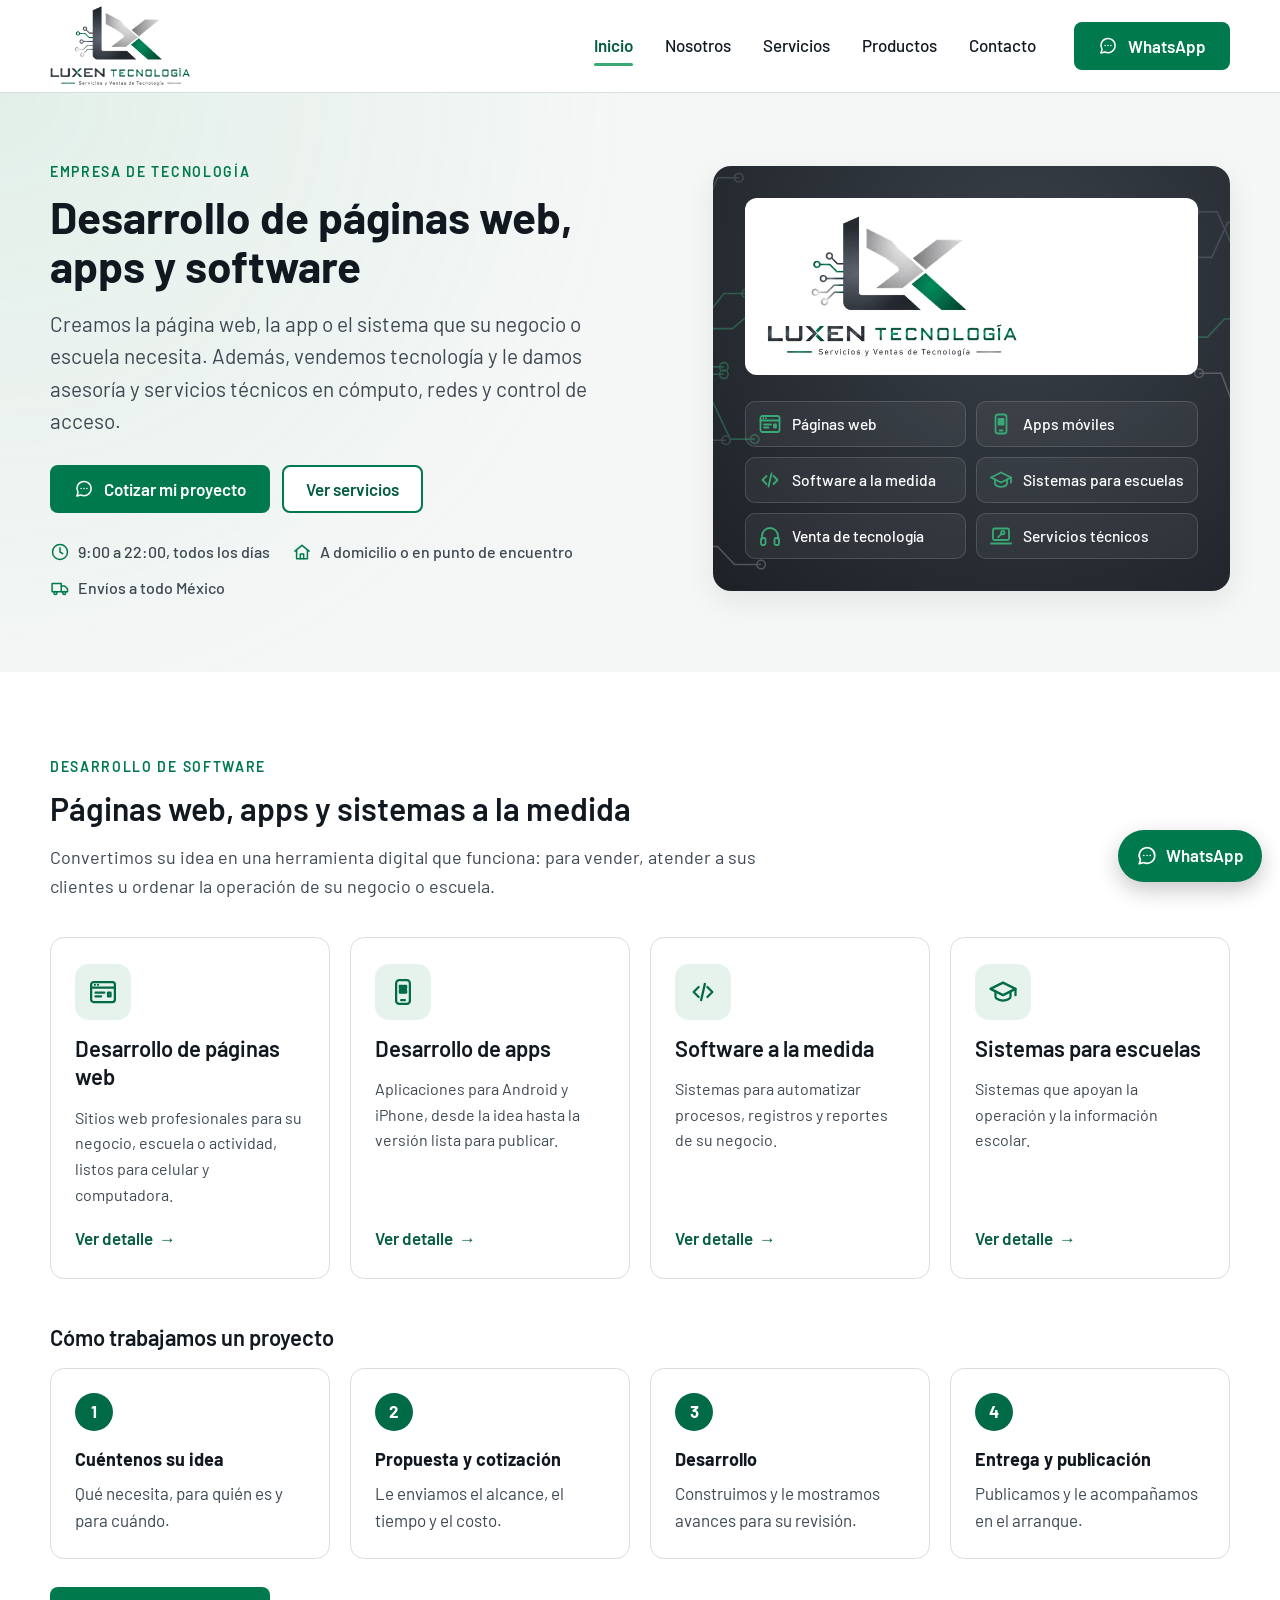
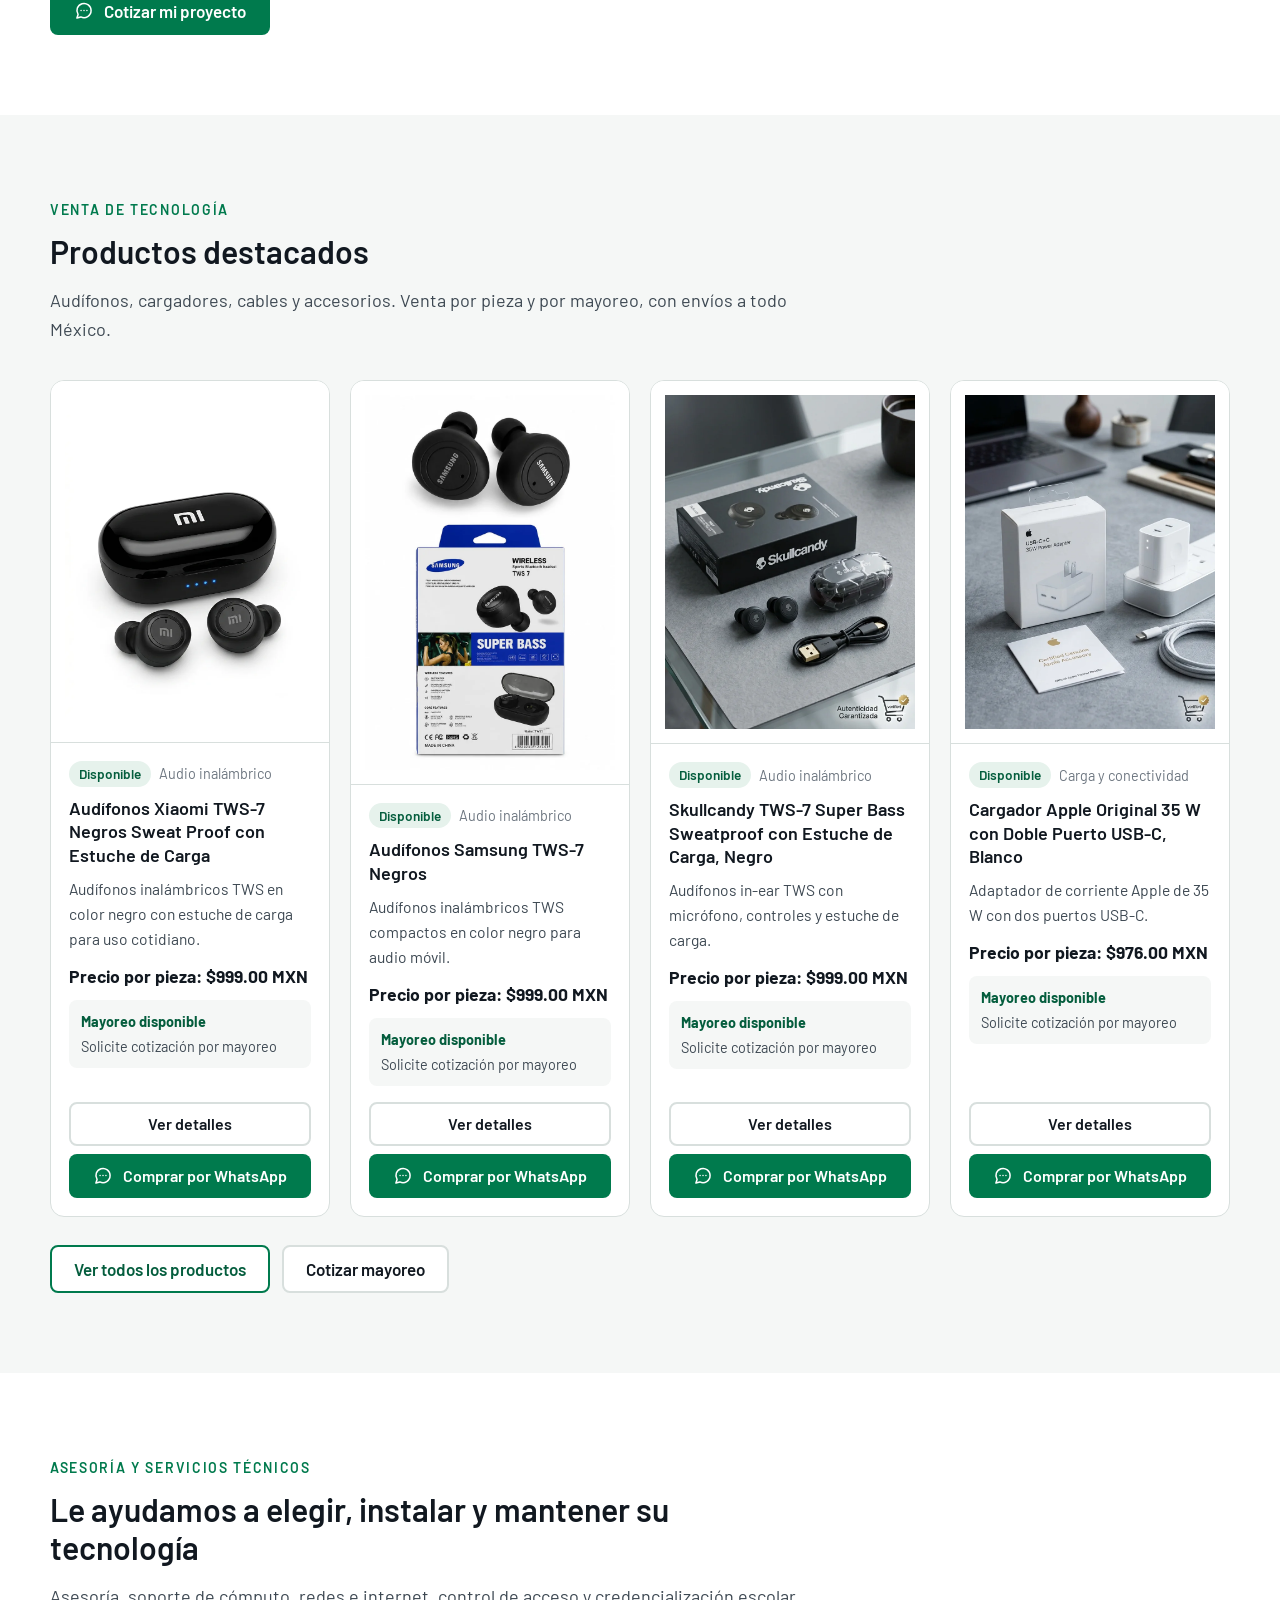
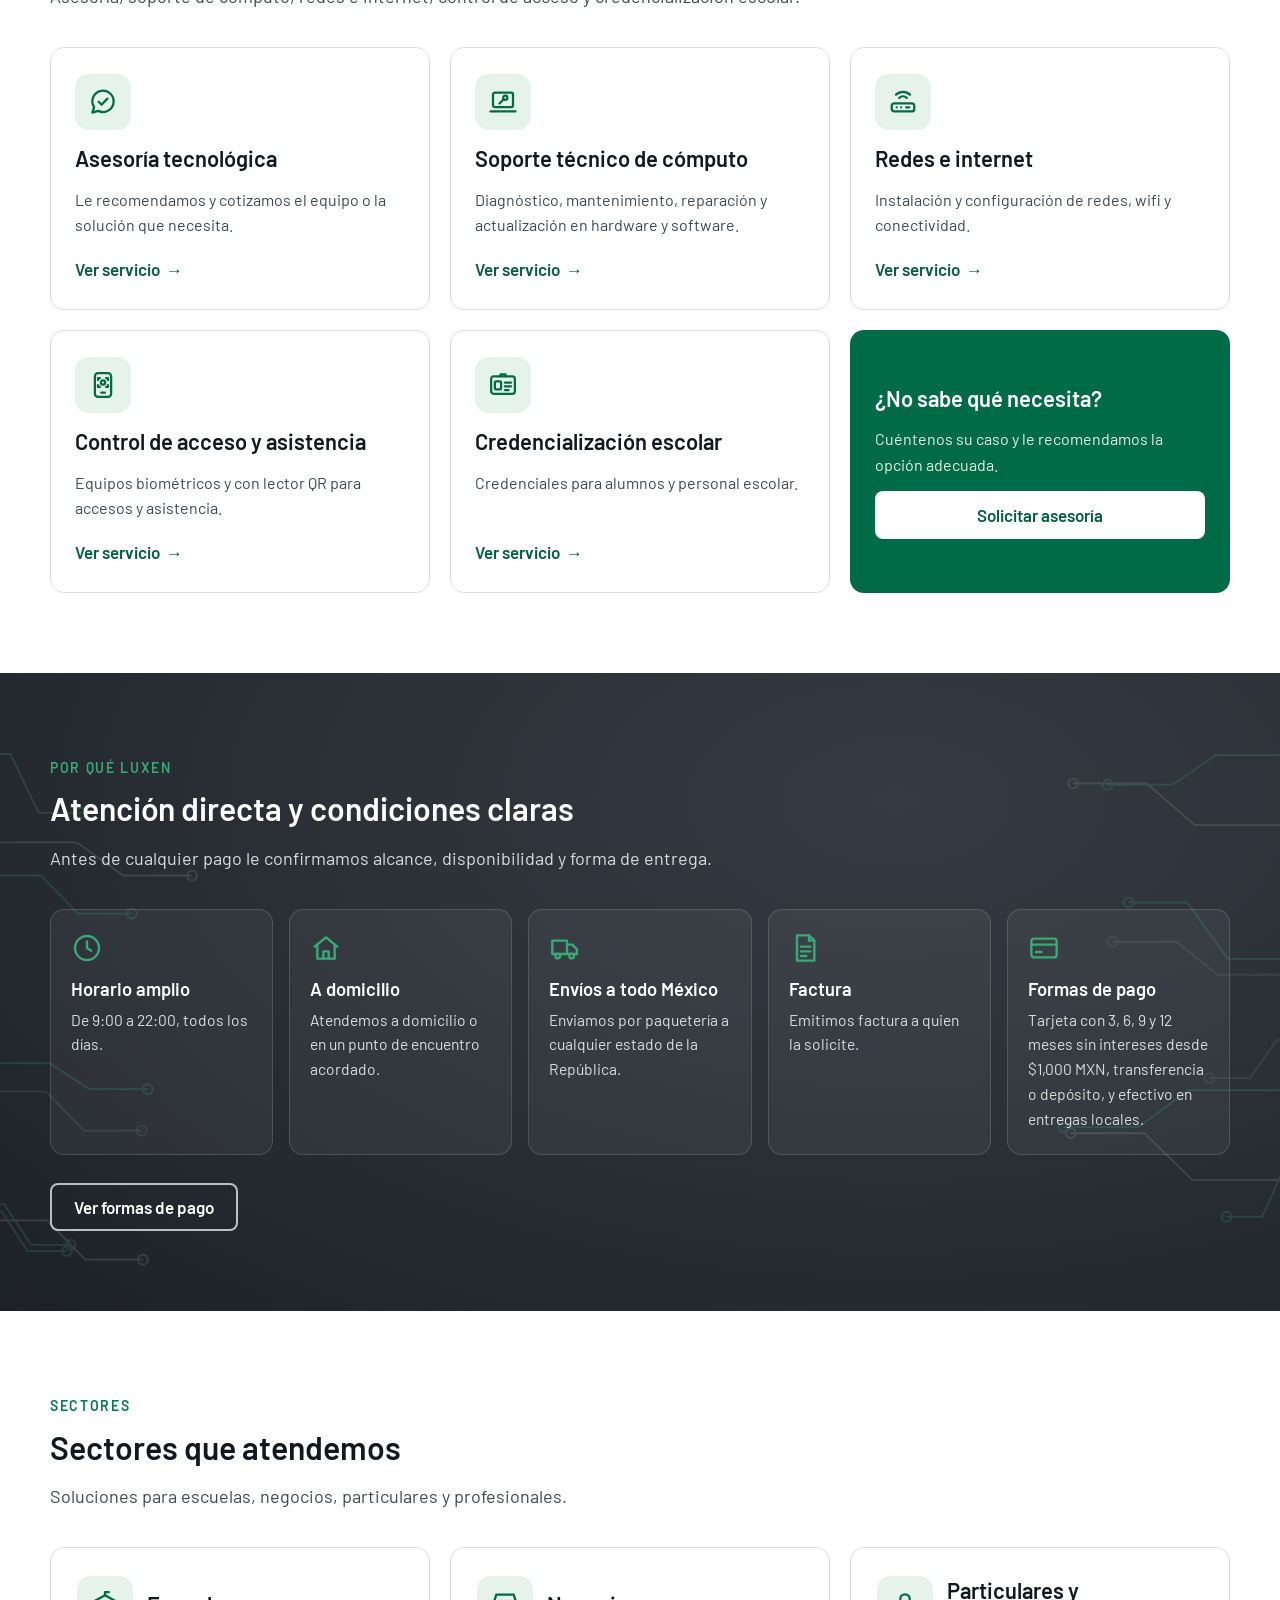
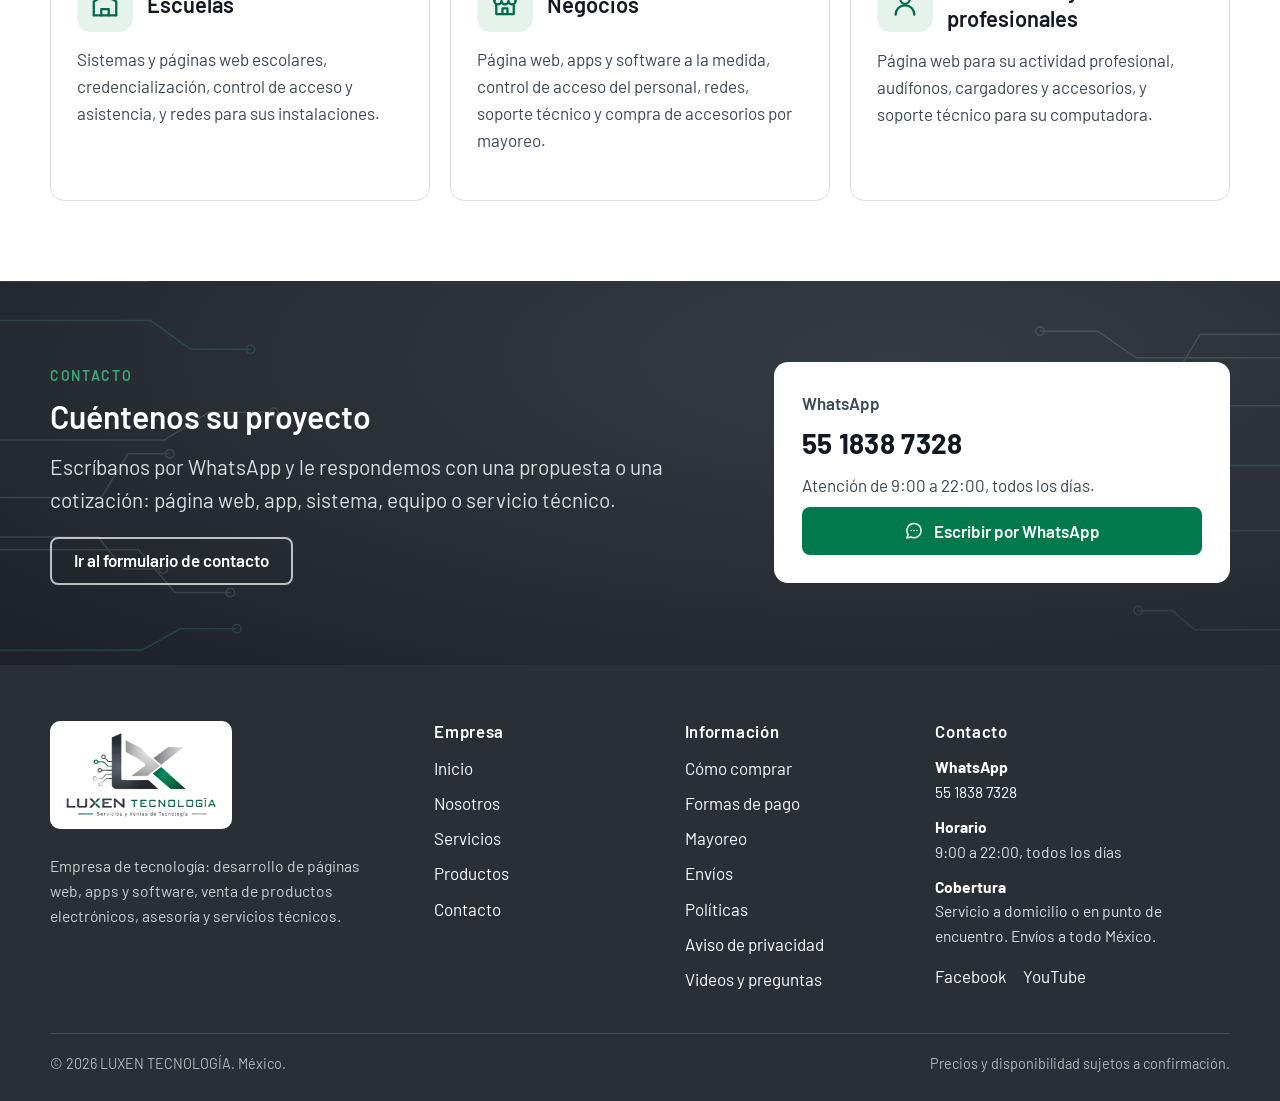
<file: index.html>
<!doctype html>
<html lang="es-MX">
  <head>
    <meta charset="utf-8">
    <meta name="viewport" content="width=device-width, initial-scale=1">
    <title>Desarrollo de páginas web, apps y software | LUXEN TECNOLOGÍA</title>
    <meta name="description" content="Empresa de tecnología en México: desarrollo de páginas web, apps y software a la medida, venta de productos electrónicos, asesoría y servicios técnicos de cómputo, redes y control de acceso.">
    <link rel="canonical" href="https://tecnologicaluxen.com/">
    <meta property="og:type" content="website">
    <meta property="og:site_name" content="LUXEN TECNOLOGÍA">
    <meta property="og:locale" content="es_MX">
    <meta property="og:title" content="Desarrollo de páginas web, apps y software | LUXEN TECNOLOGÍA">
    <meta property="og:description" content="Empresa de tecnología en México: desarrollo de páginas web, apps y software a la medida, venta de productos electrónicos, asesoría y servicios técnicos de cómputo, redes y control de acceso.">
    <meta property="og:url" content="https://tecnologicaluxen.com/">
    <meta property="og:image" content="https://tecnologicaluxen.com/assets/og-luxen.jpg">
    <meta property="og:image:width" content="1200">
    <meta property="og:image:height" content="630">
    <meta property="og:image:alt" content="Logotipo de LUXEN TECNOLOGÍA">
    <meta name="twitter:card" content="summary_large_image">
    <meta name="theme-color" content="#007A4D">
    <link rel="icon" href="favicon.ico" sizes="any">
    <link rel="icon" type="image/png" sizes="32x32" href="assets/logo/favicon-32.png">
    <link rel="icon" type="image/png" sizes="192x192" href="assets/logo/favicon.png">
    <link rel="apple-touch-icon" href="assets/logo/apple-touch-icon.png">
    <link rel="preload" href="assets/fonts/barlow-regular.woff2" as="font" type="font/woff2" crossorigin>
    <link rel="preload" href="assets/fonts/barlow-semibold.woff2" as="font" type="font/woff2" crossorigin>
    <link rel="stylesheet" href="css/styles.css">
    <script src="js/main.js" defer></script>
  </head>
  <body data-page="index">
    <a class="skip-link" href="#contenido">Saltar al contenido</a>
    <header id="site-header" class="site-header"></header>

    <main id="contenido" class="page-main">
      <section class="hero" aria-labelledby="hero-title">
        <div class="section-inner hero-grid">
          <div class="hero-copy">
            <span class="eyebrow">Empresa de tecnología</span>
            <h1 id="hero-title">Desarrollo de páginas web, apps y software</h1>
            <p class="lead">Creamos la página web, la app o el sistema que su negocio o escuela necesita. Además, vendemos tecnología y le damos asesoría y servicios técnicos en cómputo, redes y control de acceso.</p>
            <div class="hero-actions">
              <a class="button button-primary" href="contacto.html" data-whatsapp-key="mensajeWhatsAppProyecto"><svg viewBox="0 0 24 24" fill="none" stroke="currentColor" stroke-width="1.8" stroke-linecap="round" stroke-linejoin="round" aria-hidden="true" focusable="false"><path d="M20.5 11.5a8.5 8.5 0 0 1-12.3 7.6L3.5 20.5l1.4-4.4A8.5 8.5 0 1 1 20.5 11.5z"/><path d="M8.5 11.5h.01M12 11.5h.01M15.5 11.5h.01"/></svg>Cotizar mi proyecto</a>
              <a class="button button-secondary" href="#desarrollo">Ver servicios</a>
            </div>
            <ul class="hero-meta">
              <li><svg viewBox="0 0 24 24" fill="none" stroke="currentColor" stroke-width="1.8" stroke-linecap="round" stroke-linejoin="round" aria-hidden="true" focusable="false"><circle cx="12" cy="12" r="9"/><path d="M12 7v5l3.2 2"/></svg><span data-site-text="horario">9:00 a 22:00, todos los días</span></li>
              <li><svg viewBox="0 0 24 24" fill="none" stroke="currentColor" stroke-width="1.8" stroke-linecap="round" stroke-linejoin="round" aria-hidden="true" focusable="false"><path d="M3.5 11 12 4l8.5 7"/><path d="M5.5 9.5V20h13V9.5"/><path d="M10 20v-5.5h4V20"/></svg>A domicilio o en punto de encuentro</li>
              <li><svg viewBox="0 0 24 24" fill="none" stroke="currentColor" stroke-width="1.8" stroke-linecap="round" stroke-linejoin="round" aria-hidden="true" focusable="false"><path d="M2.5 6.5h11v10h-11z"/><path d="M13.5 9.5h4l3.5 3.5v3.5h-7.5"/><circle cx="6.5" cy="18" r="1.8"/><circle cx="17" cy="18" r="1.8"/></svg>Envíos a todo México</li>
            </ul>
          </div>
          <div class="hero-visual">
            <svg class="circuit" viewBox="0 0 600 400" preserveAspectRatio="xMidYMid slice" aria-hidden="true" focusable="false"><path d="M0 138H53L67 120H88" stroke="#39A976" stroke-width="1.5" fill="none"/><circle cx="88" cy="120" r="4" stroke="#39A976" stroke-width="1.5" fill="none"/><path d="M0 153H75L95 136H125" stroke="#39A976" stroke-width="1.5" fill="none"/><circle cx="125" cy="136" r="4" stroke="#39A976" stroke-width="1.5" fill="none"/><path d="M0 171H40L51 189H67" stroke="#39A976" stroke-width="1.5" fill="none"/><circle cx="67" cy="189" r="4" stroke="#39A976" stroke-width="1.5" fill="none"/><path d="M0 358H61L77 375H102" stroke="#9C9D9F" stroke-width="1.5" fill="none"/><circle cx="102" cy="375" r="4" stroke="#9C9D9F" stroke-width="1.5" fill="none"/><path d="M0 40H49L61 11H81" stroke="#6E7781" stroke-width="1.5" fill="none"/><circle cx="81" cy="11" r="4" stroke="#6E7781" stroke-width="1.5" fill="none"/><path d="M0 221H40L51 196H67" stroke="#39A976" stroke-width="1.5" fill="none"/><circle cx="67" cy="196" r="4" stroke="#39A976" stroke-width="1.5" fill="none"/><path d="M0 223H57L73 257H96" stroke="#39A976" stroke-width="1.5" fill="none"/><circle cx="96" cy="257" r="4" stroke="#39A976" stroke-width="1.5" fill="none"/><path d="M600 230H548L535 195H514" stroke="#9C9D9F" stroke-width="1.5" fill="none"/><circle cx="514" cy="195" r="4" stroke="#9C9D9F" stroke-width="1.5" fill="none"/><path d="M600 53H541L526 86H502" stroke="#6E7781" stroke-width="1.5" fill="none"/><circle cx="502" cy="86" r="4" stroke="#6E7781" stroke-width="1.5" fill="none"/><path d="M0 238H41L52 258H69" stroke="#6E7781" stroke-width="1.5" fill="none"/><circle cx="69" cy="258" r="4" stroke="#6E7781" stroke-width="1.5" fill="none"/><path d="M600 77H546L531 43H510" stroke="#6E7781" stroke-width="1.5" fill="none"/><circle cx="510" cy="43" r="4" stroke="#6E7781" stroke-width="1.5" fill="none"/><path d="M600 144H538L522 161H497" stroke="#39A976" stroke-width="1.5" fill="none"/><circle cx="497" cy="161" r="4" stroke="#39A976" stroke-width="1.5" fill="none"/></svg>
            <div class="hero-visual__plate">
              <picture>
                <source srcset="assets/logo/luxen-logo-transparente.webp" type="image/webp">
                <img src="assets/logo/luxen-logo-transparente.png" alt="LUXEN TECNOLOGÍA, Servicios y Ventas de Tecnología" width="480" height="271" fetchpriority="high">
              </picture>
            </div>
            <ul class="hero-visual__grid" aria-label="Lo que hacemos"><li><svg viewBox="0 0 24 24" fill="none" stroke="currentColor" stroke-width="1.8" stroke-linecap="round" stroke-linejoin="round" aria-hidden="true" focusable="false"><rect x="2.5" y="4" width="19" height="16" rx="2"/><path d="M2.5 8.5h19"/><path d="M5.5 6.25h.01M8 6.25h.01"/><path d="M6 12.5h7M6 15.5h4.5"/><path d="M16 12.5h2v3h-2z"/></svg><span>Páginas web</span></li><li><svg viewBox="0 0 24 24" fill="none" stroke="currentColor" stroke-width="1.8" stroke-linecap="round" stroke-linejoin="round" aria-hidden="true" focusable="false"><rect x="6.5" y="2.5" width="11" height="19" rx="2.5"/><path d="M10.5 18.5h3"/><path d="M9.5 7h2v2h-2zM12.5 7h2v2h-2zM9.5 10.5h2v2h-2zM12.5 10.5h2v2h-2z"/></svg><span>Apps móviles</span></li><li><svg viewBox="0 0 24 24" fill="none" stroke="currentColor" stroke-width="1.8" stroke-linecap="round" stroke-linejoin="round" aria-hidden="true" focusable="false"><path d="m8.5 8-4 4 4 4"/><path d="m15.5 8 4 4-4 4"/><path d="m13.5 5.5-3 13"/></svg><span>Software a la medida</span></li><li><svg viewBox="0 0 24 24" fill="none" stroke="currentColor" stroke-width="1.8" stroke-linecap="round" stroke-linejoin="round" aria-hidden="true" focusable="false"><path d="M2 9.5 12 4.5l10 5-10 5z"/><path d="M6 11.5v4.3c0 1.5 2.7 3 6 3s6-1.5 6-3v-4.3"/><path d="M22 9.5v5"/></svg><span>Sistemas para escuelas</span></li><li><svg viewBox="0 0 24 24" fill="none" stroke="currentColor" stroke-width="1.8" stroke-linecap="round" stroke-linejoin="round" aria-hidden="true" focusable="false"><path d="M4 15v-3a8 8 0 0 1 16 0v3"/><rect x="3" y="14" width="4.5" height="7" rx="1.5"/><rect x="16.5" y="14" width="4.5" height="7" rx="1.5"/></svg><span>Venta de tecnología</span></li><li><svg viewBox="0 0 24 24" fill="none" stroke="currentColor" stroke-width="1.8" stroke-linecap="round" stroke-linejoin="round" aria-hidden="true" focusable="false"><rect x="4" y="4.5" width="16" height="11.5" rx="1.5"/><path d="M2 19.5h20"/><circle cx="13.8" cy="8.6" r="1.7"/><path d="m12.6 9.8-3.4 3.4"/></svg><span>Servicios técnicos</span></li></ul>
          </div>
        </div>
      </section>

      <section id="desarrollo" class="section" aria-labelledby="desarrollo-titulo">
        <div class="section-inner">
          <div class="section-heading">
            <span class="eyebrow">Desarrollo de software</span>
            <h2 id="desarrollo-titulo">Páginas web, apps y sistemas a la medida</h2>
            <p>Convertimos su idea en una herramienta digital que funciona: para vender, atender a sus clientes u ordenar la operación de su negocio o escuela.</p>
          </div>
          <div class="services-grid">
            <article class="service-card">
              <span class="icon-badge"><svg viewBox="0 0 24 24" fill="none" stroke="currentColor" stroke-width="1.8" stroke-linecap="round" stroke-linejoin="round" aria-hidden="true" focusable="false"><rect x="2.5" y="4" width="19" height="16" rx="2"/><path d="M2.5 8.5h19"/><path d="M5.5 6.25h.01M8 6.25h.01"/><path d="M6 12.5h7M6 15.5h4.5"/><path d="M16 12.5h2v3h-2z"/></svg></span>
              <h3>Desarrollo de páginas web</h3>
              <p>Sitios web profesionales para su negocio, escuela o actividad, listos para celular y computadora.</p>
              <a class="card-link" href="servicios.html#paginas-web">Ver detalle<span class="visually-hidden">: Desarrollo de páginas web</span></a>
            </article>
            <article class="service-card">
              <span class="icon-badge"><svg viewBox="0 0 24 24" fill="none" stroke="currentColor" stroke-width="1.8" stroke-linecap="round" stroke-linejoin="round" aria-hidden="true" focusable="false"><rect x="6.5" y="2.5" width="11" height="19" rx="2.5"/><path d="M10.5 18.5h3"/><path d="M9.5 7h2v2h-2zM12.5 7h2v2h-2zM9.5 10.5h2v2h-2zM12.5 10.5h2v2h-2z"/></svg></span>
              <h3>Desarrollo de apps</h3>
              <p>Aplicaciones para Android y iPhone, desde la idea hasta la versión lista para publicar.</p>
              <a class="card-link" href="servicios.html#apps">Ver detalle<span class="visually-hidden">: Desarrollo de apps</span></a>
            </article>
            <article class="service-card">
              <span class="icon-badge"><svg viewBox="0 0 24 24" fill="none" stroke="currentColor" stroke-width="1.8" stroke-linecap="round" stroke-linejoin="round" aria-hidden="true" focusable="false"><path d="m8.5 8-4 4 4 4"/><path d="m15.5 8 4 4-4 4"/><path d="m13.5 5.5-3 13"/></svg></span>
              <h3>Software a la medida</h3>
              <p>Sistemas para automatizar procesos, registros y reportes de su negocio.</p>
              <a class="card-link" href="servicios.html#software">Ver detalle<span class="visually-hidden">: Software a la medida</span></a>
            </article>
            <article class="service-card">
              <span class="icon-badge"><svg viewBox="0 0 24 24" fill="none" stroke="currentColor" stroke-width="1.8" stroke-linecap="round" stroke-linejoin="round" aria-hidden="true" focusable="false"><path d="M2 9.5 12 4.5l10 5-10 5z"/><path d="M6 11.5v4.3c0 1.5 2.7 3 6 3s6-1.5 6-3v-4.3"/><path d="M22 9.5v5"/></svg></span>
              <h3>Sistemas para escuelas</h3>
              <p>Sistemas que apoyan la operación y la información escolar.</p>
              <a class="card-link" href="servicios.html#sistemas-escolares">Ver detalle<span class="visually-hidden">: Sistemas para escuelas</span></a>
            </article>
          </div>
          <h3 style="margin-top:44px">Cómo trabajamos un proyecto</h3>
          <div class="steps-grid" style="margin-top:16px"><article class="step-item"><span class="step-number">1</span><strong>Cuéntenos su idea</strong><p>Qué necesita, para quién es y para cuándo.</p></article><article class="step-item"><span class="step-number">2</span><strong>Propuesta y cotización</strong><p>Le enviamos el alcance, el tiempo y el costo.</p></article><article class="step-item"><span class="step-number">3</span><strong>Desarrollo</strong><p>Construimos y le mostramos avances para su revisión.</p></article><article class="step-item"><span class="step-number">4</span><strong>Entrega y publicación</strong><p>Publicamos y le acompañamos en el arranque.</p></article></div>
          <div class="page-actions" style="margin-top:28px">
            <a class="button button-primary" href="contacto.html" data-whatsapp-key="mensajeWhatsAppProyecto"><svg viewBox="0 0 24 24" fill="none" stroke="currentColor" stroke-width="1.8" stroke-linecap="round" stroke-linejoin="round" aria-hidden="true" focusable="false"><path d="M20.5 11.5a8.5 8.5 0 0 1-12.3 7.6L3.5 20.5l1.4-4.4A8.5 8.5 0 1 1 20.5 11.5z"/><path d="M8.5 11.5h.01M12 11.5h.01M15.5 11.5h.01"/></svg>Cotizar mi proyecto</a>
          </div>
        </div>
      </section>

      <section class="section section--alt" aria-labelledby="productos-titulo">
        <div class="section-inner">
          <div class="section-heading">
            <span class="eyebrow">Venta de tecnología</span>
            <h2 id="productos-titulo">Productos destacados</h2>
            <p>Audífonos, cargadores, cables y accesorios. Venta por pieza y por mayoreo, con envíos a todo México.</p>
          </div>
          <div id="featured-grid" class="product-grid product-grid--home" data-limit="4" aria-live="polite"></div>
          <div class="page-actions" style="margin-top:28px">
            <a class="button button-secondary" href="catalogo.html">Ver todos los productos</a>
            <a class="button button-ghost" href="como-comprar.html#mayoreo" data-whatsapp-key="mensajeWhatsAppMayoreoGeneral">Cotizar mayoreo</a>
          </div>
        </div>
      </section>

      <section id="servicios" class="section" aria-labelledby="servicios-titulo">
        <div class="section-inner">
          <div class="section-heading">
            <span class="eyebrow">Asesoría y servicios técnicos</span>
            <h2 id="servicios-titulo">Le ayudamos a elegir, instalar y mantener su tecnología</h2>
            <p>Asesoría, soporte de cómputo, redes e internet, control de acceso y credencialización escolar.</p>
          </div>
          <div class="services-grid services-grid--3">
            <article class="service-card">
              <span class="icon-badge"><svg viewBox="0 0 24 24" fill="none" stroke="currentColor" stroke-width="1.8" stroke-linecap="round" stroke-linejoin="round" aria-hidden="true" focusable="false"><path d="M20.5 11.5a8.5 8.5 0 0 1-12.3 7.6L3.5 20.5l1.4-4.4A8.5 8.5 0 1 1 20.5 11.5z"/><path d="m8.5 11.8 2.4 2.4 4.6-4.9"/></svg></span>
              <h3>Asesoría tecnológica</h3>
              <p>Le recomendamos y cotizamos el equipo o la solución que necesita.</p>
              <a class="card-link" href="servicios.html#asesoria">Ver servicio<span class="visually-hidden">: Asesoría tecnológica</span></a>
            </article>
            <article class="service-card">
              <span class="icon-badge"><svg viewBox="0 0 24 24" fill="none" stroke="currentColor" stroke-width="1.8" stroke-linecap="round" stroke-linejoin="round" aria-hidden="true" focusable="false"><rect x="4" y="4.5" width="16" height="11.5" rx="1.5"/><path d="M2 19.5h20"/><circle cx="13.8" cy="8.6" r="1.7"/><path d="m12.6 9.8-3.4 3.4"/></svg></span>
              <h3>Soporte técnico de cómputo</h3>
              <p>Diagnóstico, mantenimiento, reparación y actualización en hardware y software.</p>
              <a class="card-link" href="servicios.html#soporte">Ver servicio<span class="visually-hidden">: Soporte técnico de cómputo</span></a>
            </article>
            <article class="service-card">
              <span class="icon-badge"><svg viewBox="0 0 24 24" fill="none" stroke="currentColor" stroke-width="1.8" stroke-linecap="round" stroke-linejoin="round" aria-hidden="true" focusable="false"><rect x="3" y="13" width="18" height="6.5" rx="2"/><path d="M7 16.25h.01M10.5 16.25h.01"/><path d="M14.5 16.25H17"/><path d="M9 8.7a4.3 4.3 0 0 1 6 0"/><path d="M6.4 6.1a8 8 0 0 1 11.2 0"/></svg></span>
              <h3>Redes e internet</h3>
              <p>Instalación y configuración de redes, wifi y conectividad.</p>
              <a class="card-link" href="servicios.html#redes">Ver servicio<span class="visually-hidden">: Redes e internet</span></a>
            </article>
            <article class="service-card">
              <span class="icon-badge"><svg viewBox="0 0 24 24" fill="none" stroke="currentColor" stroke-width="1.8" stroke-linecap="round" stroke-linejoin="round" aria-hidden="true" focusable="false"><rect x="5.5" y="2.5" width="13" height="19" rx="2.5"/><path d="M9.5 6.5h-1.5V8M14.5 6.5H16V8M9.5 13.5H8V12M14.5 13.5H16V12"/><circle cx="12" cy="10" r="1.7"/><path d="M10.5 18h3"/></svg></span>
              <h3>Control de acceso y asistencia</h3>
              <p>Equipos biométricos y con lector QR para accesos y asistencia.</p>
              <a class="card-link" href="servicios.html#acceso">Ver servicio<span class="visually-hidden">: Control de acceso y asistencia</span></a>
            </article>
            <article class="service-card">
              <span class="icon-badge"><svg viewBox="0 0 24 24" fill="none" stroke="currentColor" stroke-width="1.8" stroke-linecap="round" stroke-linejoin="round" aria-hidden="true" focusable="false"><rect x="2.5" y="5" width="19" height="14" rx="2"/><rect x="5.5" y="9" width="5" height="6.5" rx="1"/><path d="M13.5 10h5M13.5 13h5M13.5 16h3"/><path d="M10 5V3.5h4V5"/></svg></span>
              <h3>Credencialización escolar</h3>
              <p>Credenciales para alumnos y personal escolar.</p>
              <a class="card-link" href="servicios.html#credencializacion">Ver servicio<span class="visually-hidden">: Credencialización escolar</span></a>
            </article>
            <article class="service-card service-card--cta">
              <h3>¿No sabe qué necesita?</h3>
              <p>Cuéntenos su caso y le recomendamos la opción adecuada.</p>
              <a class="button button-light" href="contacto.html" data-whatsapp-key="mensajeWhatsAppAsesoria">Solicitar asesoría</a>
            </article>
          </div>
        </div>
      </section>

      <section class="section section--dark" aria-labelledby="porque-titulo">
        <svg class="circuit" viewBox="0 0 1200 520" preserveAspectRatio="xMidYMid slice" aria-hidden="true" focusable="false"><path d="M0 341H116L147 373H194" stroke="#6E7781" stroke-width="1.5" fill="none"/><circle cx="194" cy="373" r="4" stroke="#6E7781" stroke-width="1.5" fill="none"/><path d="M1200 299H1119L1097 330H1064" stroke="#6E7781" stroke-width="1.5" fill="none"/><circle cx="1064" cy="330" r="4" stroke="#6E7781" stroke-width="1.5" fill="none"/><path d="M1200 413H1050L1011 375H951" stroke="#9C9D9F" stroke-width="1.5" fill="none"/><circle cx="951" cy="375" r="4" stroke="#9C9D9F" stroke-width="1.5" fill="none"/><path d="M0 433H82L104 466H136" stroke="#39A976" stroke-width="1.5" fill="none"/><circle cx="136" cy="466" r="4" stroke="#39A976" stroke-width="1.5" fill="none"/><path d="M1200 399H1127L1107 443H1078" stroke="#39A976" stroke-width="1.5" fill="none"/><circle cx="1078" cy="443" r="4" stroke="#39A976" stroke-width="1.5" fill="none"/><path d="M1200 233H1079L1046 187H998" stroke="#39A976" stroke-width="1.5" fill="none"/><circle cx="998" cy="187" r="4" stroke="#39A976" stroke-width="1.5" fill="none"/><path d="M0 138H141L179 165H235" stroke="#9C9D9F" stroke-width="1.5" fill="none"/><circle cx="235" cy="165" r="4" stroke="#9C9D9F" stroke-width="1.5" fill="none"/><path d="M0 318H119L151 339H199" stroke="#39A976" stroke-width="1.5" fill="none"/><circle cx="199" cy="339" r="4" stroke="#39A976" stroke-width="1.5" fill="none"/><path d="M0 446H117L148 478H195" stroke="#9C9D9F" stroke-width="1.5" fill="none"/><circle cx="195" cy="478" r="4" stroke="#9C9D9F" stroke-width="1.5" fill="none"/><path d="M0 439H80L101 471H133" stroke="#39A976" stroke-width="1.5" fill="none"/><circle cx="133" cy="471" r="4" stroke="#39A976" stroke-width="1.5" fill="none"/><path d="M1200 340H1047L1006 370H945" stroke="#39A976" stroke-width="1.5" fill="none"/><circle cx="945" cy="370" r="4" stroke="#39A976" stroke-width="1.5" fill="none"/><path d="M0 165H112L142 196H186" stroke="#39A976" stroke-width="1.5" fill="none"/><circle cx="186" cy="196" r="4" stroke="#39A976" stroke-width="1.5" fill="none"/><path d="M1200 67H1069L1034 91H981" stroke="#39A976" stroke-width="1.5" fill="none"/><circle cx="981" cy="91" r="4" stroke="#39A976" stroke-width="1.5" fill="none"/><path d="M1200 246H1071L1037 219H985" stroke="#6E7781" stroke-width="1.5" fill="none"/><circle cx="985" cy="219" r="4" stroke="#6E7781" stroke-width="1.5" fill="none"/><path d="M0 66H87L110 114H145" stroke="#39A976" stroke-width="1.5" fill="none"/><circle cx="145" cy="114" r="4" stroke="#39A976" stroke-width="1.5" fill="none"/><path d="M1200 124H1052L1013 90H953" stroke="#9C9D9F" stroke-width="1.5" fill="none"/><circle cx="953" cy="90" r="4" stroke="#9C9D9F" stroke-width="1.5" fill="none"/></svg>
        <div class="section-inner">
          <div class="section-heading">
            <span class="eyebrow">Por qué LUXEN</span>
            <h2 id="porque-titulo">Atención directa y condiciones claras</h2>
            <p>Antes de cualquier pago le confirmamos alcance, disponibilidad y forma de entrega.</p>
          </div>
          <div class="facts-grid">
            <article class="fact"><svg viewBox="0 0 24 24" fill="none" stroke="currentColor" stroke-width="1.8" stroke-linecap="round" stroke-linejoin="round" aria-hidden="true" focusable="false"><circle cx="12" cy="12" r="9"/><path d="M12 7v5l3.2 2"/></svg><h3>Horario amplio</h3><p>De <span data-site-text="horario">9:00 a 22:00, todos los días</span>.</p></article>
            <article class="fact"><svg viewBox="0 0 24 24" fill="none" stroke="currentColor" stroke-width="1.8" stroke-linecap="round" stroke-linejoin="round" aria-hidden="true" focusable="false"><path d="M3.5 11 12 4l8.5 7"/><path d="M5.5 9.5V20h13V9.5"/><path d="M10 20v-5.5h4V20"/></svg><h3>A domicilio</h3><p>Atendemos a domicilio o en un punto de encuentro acordado.</p></article>
            <article class="fact"><svg viewBox="0 0 24 24" fill="none" stroke="currentColor" stroke-width="1.8" stroke-linecap="round" stroke-linejoin="round" aria-hidden="true" focusable="false"><path d="M2.5 6.5h11v10h-11z"/><path d="M13.5 9.5h4l3.5 3.5v3.5h-7.5"/><circle cx="6.5" cy="18" r="1.8"/><circle cx="17" cy="18" r="1.8"/></svg><h3>Envíos a todo México</h3><p>Enviamos por paquetería a cualquier estado de la República.</p></article>
            <article class="fact"><svg viewBox="0 0 24 24" fill="none" stroke="currentColor" stroke-width="1.8" stroke-linecap="round" stroke-linejoin="round" aria-hidden="true" focusable="false"><path d="M6 2.5h9l4 4v15H6z"/><path d="M15 2.5v4h4"/><path d="M9 11h7M9 14.5h7M9 18h4"/></svg><h3>Factura</h3><p>Emitimos factura a quien la solicite.</p></article>
            <article class="fact"><svg viewBox="0 0 24 24" fill="none" stroke="currentColor" stroke-width="1.8" stroke-linecap="round" stroke-linejoin="round" aria-hidden="true" focusable="false"><rect x="2.5" y="5" width="19" height="14" rx="2"/><path d="M2.5 9.5h19"/><path d="M6 15h4"/></svg><h3>Formas de pago</h3><p>Tarjeta con 3, 6, 9 y 12 meses sin intereses desde $1,000 MXN, transferencia o depósito, y efectivo en entregas locales.</p></article>
          </div>
          <div class="page-actions" style="margin-top:28px">
            <a class="button button-outline-light" href="como-comprar.html#formas-de-pago">Ver formas de pago</a>
          </div>
        </div>
      </section>

      <section class="section" aria-labelledby="sectores-titulo">
        <div class="section-inner">
          <div class="section-heading">
            <span class="eyebrow">Sectores</span>
            <h2 id="sectores-titulo">Sectores que atendemos</h2>
            <p>Soluciones para escuelas, negocios, particulares y profesionales.</p>
          </div>
          <div class="sectors-grid">
            <article class="sector-card">
              <header><span class="icon-badge"><svg viewBox="0 0 24 24" fill="none" stroke="currentColor" stroke-width="1.8" stroke-linecap="round" stroke-linejoin="round" aria-hidden="true" focusable="false"><path d="M3 21V10l9-5 9 5v11"/><path d="M9 21v-5h6v5"/><path d="M3 21h18"/><path d="M12 5V2.5h3"/></svg></span><h3>Escuelas</h3></header>
              <p>Sistemas y páginas web escolares, credencialización, control de acceso y asistencia, y redes para sus instalaciones.</p>
            </article>
            <article class="sector-card">
              <header><span class="icon-badge"><svg viewBox="0 0 24 24" fill="none" stroke="currentColor" stroke-width="1.8" stroke-linecap="round" stroke-linejoin="round" aria-hidden="true" focusable="false"><path d="M3.5 9.5 5 4.5h14l1.5 5"/><path d="M3.5 9.5a2.8 2.8 0 0 0 5.67 0 2.8 2.8 0 0 0 5.66 0 2.8 2.8 0 0 0 5.67 0"/><path d="M5 12.3V20h14v-7.7"/><path d="M10 20v-4.5h4V20"/></svg></span><h3>Negocios</h3></header>
              <p>Página web, apps y software a la medida, control de acceso del personal, redes, soporte técnico y compra de accesorios por mayoreo.</p>
            </article>
            <article class="sector-card">
              <header><span class="icon-badge"><svg viewBox="0 0 24 24" fill="none" stroke="currentColor" stroke-width="1.8" stroke-linecap="round" stroke-linejoin="round" aria-hidden="true" focusable="false"><circle cx="12" cy="8" r="3.8"/><path d="M4.5 20.5a7.5 7.5 0 0 1 15 0"/></svg></span><h3>Particulares y profesionales</h3></header>
              <p>Página web para su actividad profesional, audífonos, cargadores y accesorios, y soporte técnico para su computadora.</p>
            </article>
          </div>
        </div>
      </section>

      <section class="section section--dark" aria-labelledby="contacto-titulo">
        <svg class="circuit" viewBox="0 0 1200 420" preserveAspectRatio="xMidYMid slice" aria-hidden="true" focusable="false"><path d="M0 30H138L175 -4H230" stroke="#9C9D9F" stroke-width="1.5" fill="none"/><circle cx="230" cy="-4" r="4" stroke="#9C9D9F" stroke-width="1.5" fill="none"/><path d="M0 376H133L169 356H222" stroke="#39A976" stroke-width="1.5" fill="none"/><circle cx="222" cy="356" r="4" stroke="#39A976" stroke-width="1.5" fill="none"/><path d="M0 270H92L116 300H153" stroke="#9C9D9F" stroke-width="1.5" fill="none"/><circle cx="153" cy="300" r="4" stroke="#9C9D9F" stroke-width="1.5" fill="none"/><path d="M0 393H82L104 419H137" stroke="#9C9D9F" stroke-width="1.5" fill="none"/><circle cx="137" cy="419" r="4" stroke="#9C9D9F" stroke-width="1.5" fill="none"/><path d="M1200 147H1076L1043 125H994" stroke="#9C9D9F" stroke-width="1.5" fill="none"/><circle cx="994" cy="125" r="4" stroke="#9C9D9F" stroke-width="1.5" fill="none"/><path d="M0 179H154L196 153H257" stroke="#9C9D9F" stroke-width="1.5" fill="none"/><circle cx="257" cy="153" r="4" stroke="#9C9D9F" stroke-width="1.5" fill="none"/><path d="M1200 80H1125L1105 113H1076" stroke="#9C9D9F" stroke-width="1.5" fill="none"/><circle cx="1076" cy="113" r="4" stroke="#9C9D9F" stroke-width="1.5" fill="none"/><path d="M1200 102H1065L1029 77H975" stroke="#9C9D9F" stroke-width="1.5" fill="none"/><circle cx="975" cy="77" r="4" stroke="#9C9D9F" stroke-width="1.5" fill="none"/><path d="M1200 203H1099L1072 235H1032" stroke="#39A976" stroke-width="1.5" fill="none"/><circle cx="1032" cy="235" r="4" stroke="#39A976" stroke-width="1.5" fill="none"/><path d="M1200 264H1045L1004 228H942" stroke="#6E7781" stroke-width="1.5" fill="none"/><circle cx="942" cy="228" r="4" stroke="#6E7781" stroke-width="1.5" fill="none"/><path d="M1200 357H1120L1099 339H1067" stroke="#6E7781" stroke-width="1.5" fill="none"/><circle cx="1067" cy="339" r="4" stroke="#6E7781" stroke-width="1.5" fill="none"/><path d="M0 282H130L164 322H216" stroke="#9C9D9F" stroke-width="1.5" fill="none"/><circle cx="216" cy="322" r="4" stroke="#9C9D9F" stroke-width="1.5" fill="none"/><path d="M0 67H141L179 94H235" stroke="#39A976" stroke-width="1.5" fill="none"/><circle cx="235" cy="94" r="4" stroke="#39A976" stroke-width="1.5" fill="none"/><path d="M0 233H95L120 192H159" stroke="#9C9D9F" stroke-width="1.5" fill="none"/><circle cx="159" cy="192" r="4" stroke="#9C9D9F" stroke-width="1.5" fill="none"/></svg>
        <div class="section-inner contact-band">
          <div>
            <span class="eyebrow">Contacto</span>
            <h2 id="contacto-titulo">Cuéntenos su proyecto</h2>
            <p class="lead">Escríbanos por WhatsApp y le respondemos con una propuesta o una cotización: página web, app, sistema, equipo o servicio técnico.</p>
            <div class="hero-actions">
              <a class="button button-outline-light" href="contacto.html">Ir al formulario de contacto</a>
            </div>
          </div>
          <div class="contact-band__card">
            <p style="margin:0;font-weight:600">WhatsApp</p>
            <span class="contact-band__number" data-site-text="whatsappVisible"></span>
            <p style="margin:0">Atención de <span data-site-text="horario">9:00 a 22:00, todos los días</span>.</p>
            <a class="button button-primary" href="contacto.html" data-whatsapp-key="mensajeWhatsAppGeneral"><svg viewBox="0 0 24 24" fill="none" stroke="currentColor" stroke-width="1.8" stroke-linecap="round" stroke-linejoin="round" aria-hidden="true" focusable="false"><path d="M20.5 11.5a8.5 8.5 0 0 1-12.3 7.6L3.5 20.5l1.4-4.4A8.5 8.5 0 1 1 20.5 11.5z"/><path d="M8.5 11.5h.01M12 11.5h.01M15.5 11.5h.01"/></svg>Escribir por WhatsApp</a>
          </div>
        </div>
      </section>
    </main>

    <footer id="site-footer" class="site-footer"></footer>
  </body>
</html>
</file>
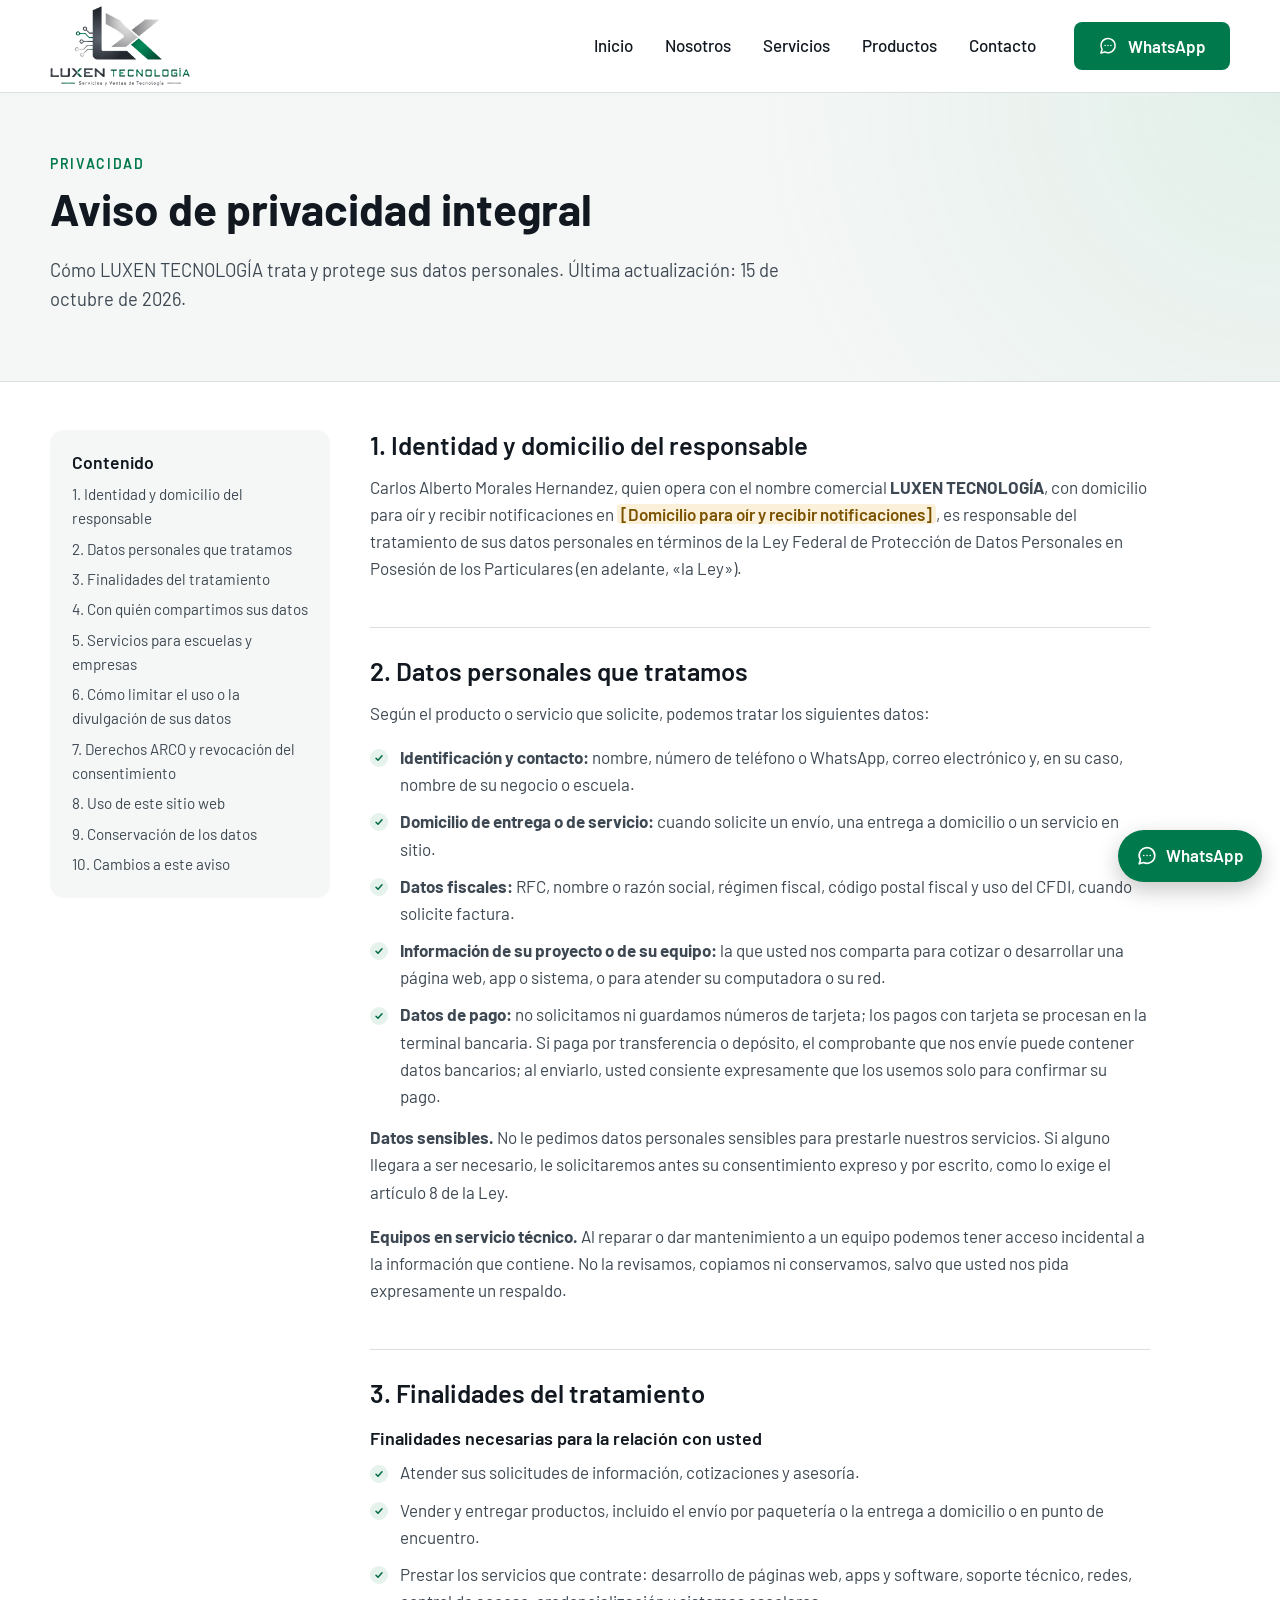
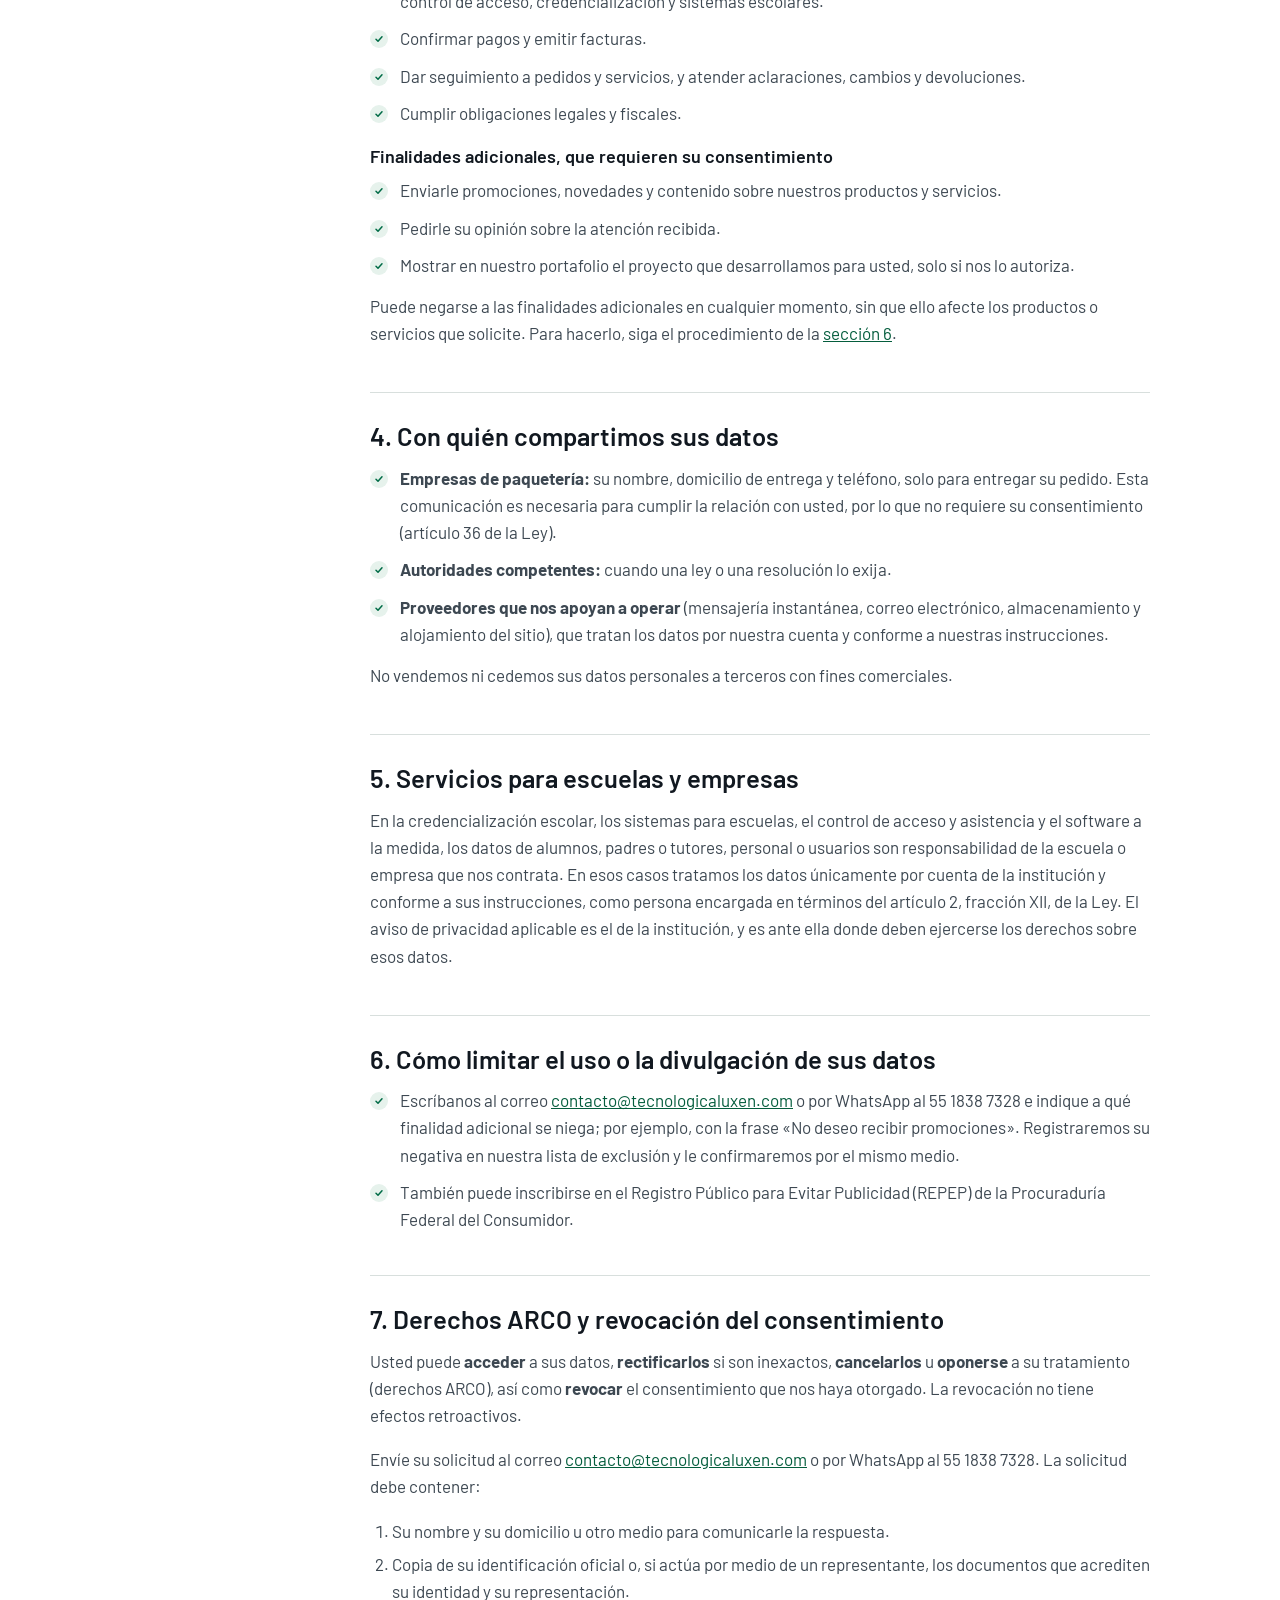
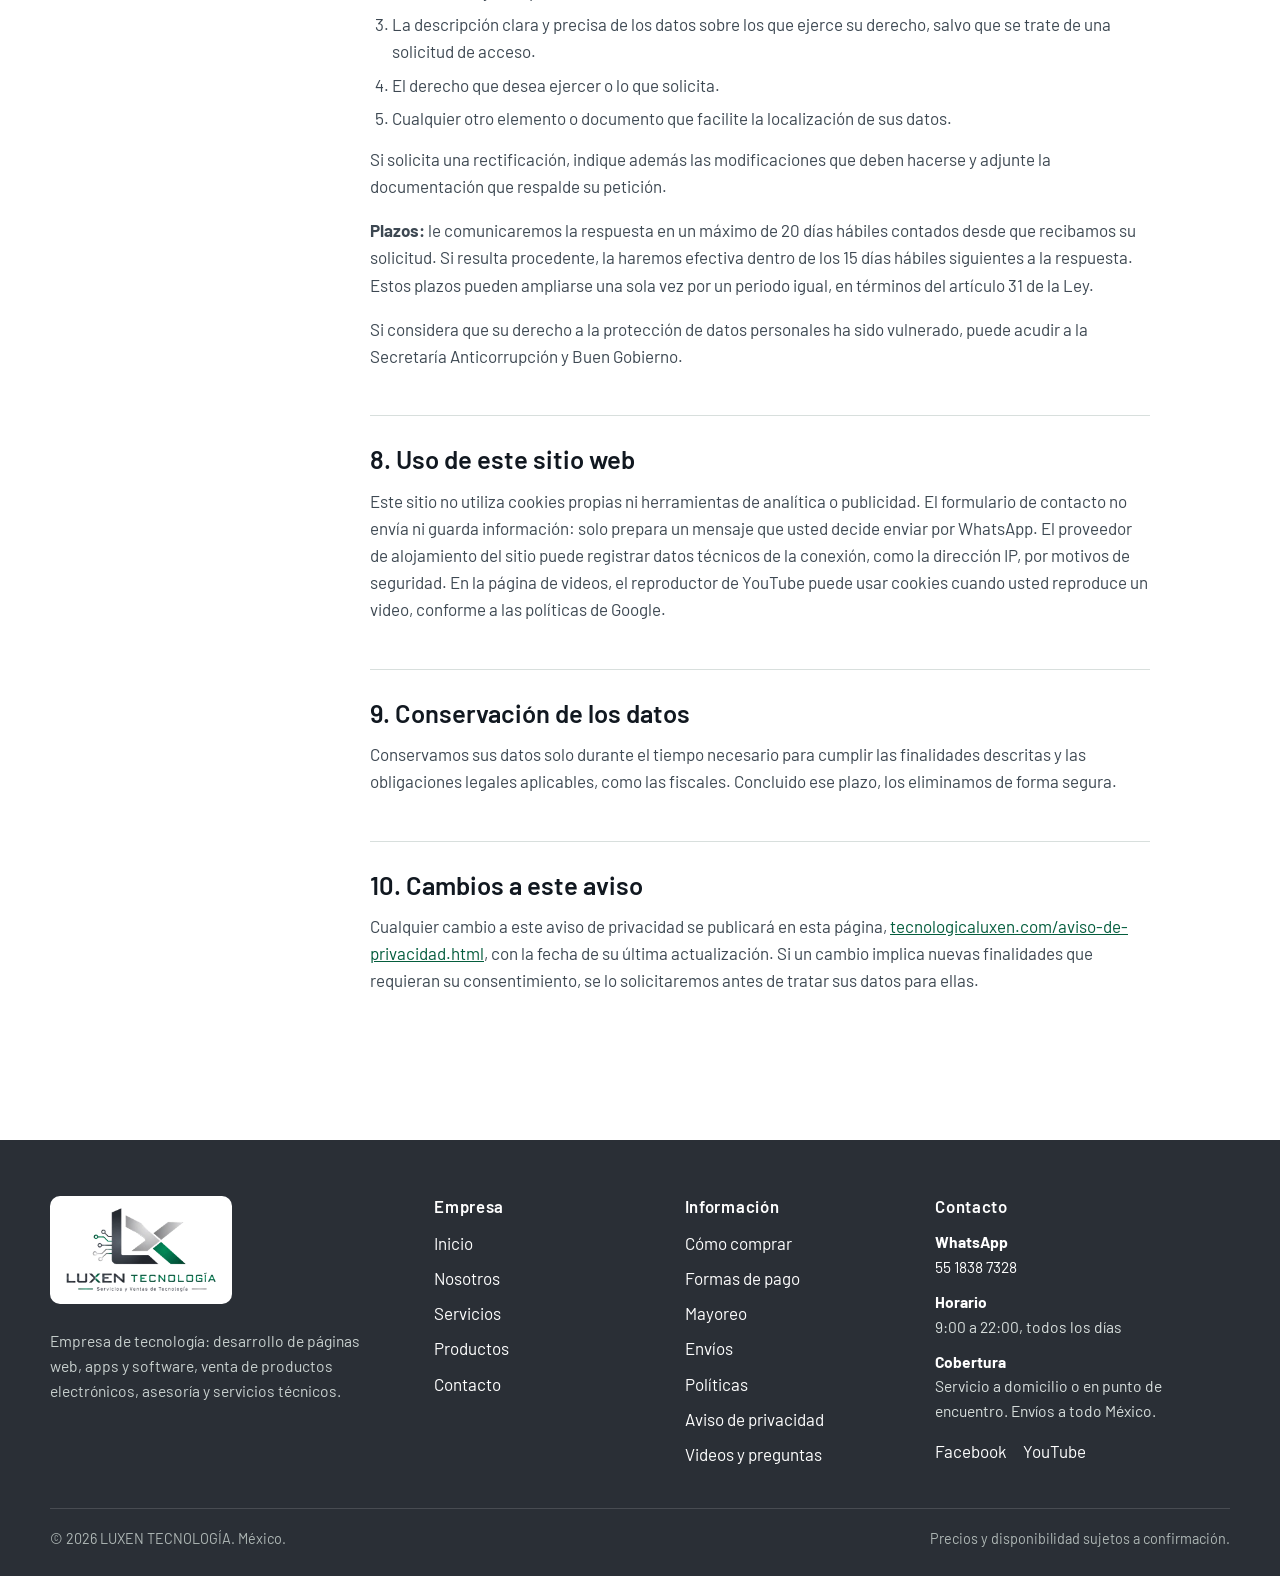
<file: aviso-de-privacidad.html>
<!doctype html>
<html lang="es-MX">
  <head>
    <meta charset="utf-8">
    <meta name="viewport" content="width=device-width, initial-scale=1">
    <title>Aviso de privacidad | LUXEN TECNOLOGÍA</title>
    <meta name="description" content="Aviso de privacidad integral de LUXEN TECNOLOGÍA: datos que tratamos, finalidades, con quién los compartimos y cómo ejercer sus derechos ARCO.">
    <link rel="canonical" href="https://tecnologicaluxen.com/aviso-de-privacidad.html">
    <meta property="og:type" content="website">
    <meta property="og:site_name" content="LUXEN TECNOLOGÍA">
    <meta property="og:locale" content="es_MX">
    <meta property="og:title" content="Aviso de privacidad | LUXEN TECNOLOGÍA">
    <meta property="og:description" content="Aviso de privacidad integral de LUXEN TECNOLOGÍA: datos que tratamos, finalidades, con quién los compartimos y cómo ejercer sus derechos ARCO.">
    <meta property="og:url" content="https://tecnologicaluxen.com/aviso-de-privacidad.html">
    <meta property="og:image" content="https://tecnologicaluxen.com/assets/og-luxen.jpg">
    <meta property="og:image:width" content="1200">
    <meta property="og:image:height" content="630">
    <meta property="og:image:alt" content="Logotipo de LUXEN TECNOLOGÍA">
    <meta name="twitter:card" content="summary_large_image">
    <meta name="theme-color" content="#007A4D">
    <link rel="icon" href="favicon.ico" sizes="any">
    <link rel="icon" type="image/png" sizes="32x32" href="assets/logo/favicon-32.png">
    <link rel="icon" type="image/png" sizes="192x192" href="assets/logo/favicon.png">
    <link rel="apple-touch-icon" href="assets/logo/apple-touch-icon.png">
    <link rel="preload" href="assets/fonts/barlow-regular.woff2" as="font" type="font/woff2" crossorigin>
    <link rel="preload" href="assets/fonts/barlow-semibold.woff2" as="font" type="font/woff2" crossorigin>
    <link rel="stylesheet" href="css/styles.css">
    <script src="js/main.js" defer></script>
  </head>
  <body data-page="aviso">
    <a class="skip-link" href="#contenido">Saltar al contenido</a>
    <header id="site-header" class="site-header"></header>

    <main id="contenido" class="page-main">
      <section class="page-hero">
        <div class="section-inner">
          <span class="eyebrow">Privacidad</span>
          <h1>Aviso de privacidad integral</h1>
          <p>Cómo LUXEN TECNOLOGÍA trata y protege sus datos personales. Última actualización: 15 de octubre de 2026.</p>
        </div>
      </section>

      <div class="section-inner legal-layout">
        <nav class="legal-toc" aria-label="Contenido del aviso">
          <h2>Contenido</h2>
          <ol><li><a href="#responsable">1. Identidad y domicilio del responsable</a></li><li><a href="#datos">2. Datos personales que tratamos</a></li><li><a href="#finalidades">3. Finalidades del tratamiento</a></li><li><a href="#transferencias">4. Con quién compartimos sus datos</a></li><li><a href="#instituciones">5. Servicios para escuelas y empresas</a></li><li><a href="#limitar">6. Cómo limitar el uso o la divulgación de sus datos</a></li><li><a href="#arco">7. Derechos ARCO y revocación del consentimiento</a></li><li><a href="#sitio">8. Uso de este sitio web</a></li><li><a href="#conservacion">9. Conservación de los datos</a></li><li><a href="#cambios">10. Cambios a este aviso</a></li></ol>
        </nav>
        <article class="legal-body">
        <section id="responsable" class="legal-section" aria-labelledby="responsable-t">
          <h2 id="responsable-t">1. Identidad y domicilio del responsable</h2>
<p>Carlos Alberto Morales Hernandez, quien opera con el nombre comercial <strong>LUXEN TECNOLOGÍA</strong>, con domicilio para oír y recibir notificaciones en <mark class="pendiente">[Domicilio para oír y recibir notificaciones]</mark>, es responsable del tratamiento de sus datos personales en términos de la Ley Federal de Protección de Datos Personales en Posesión de los Particulares (en adelante, «la Ley»).</p>
        </section>
        <section id="datos" class="legal-section" aria-labelledby="datos-t">
          <h2 id="datos-t">2. Datos personales que tratamos</h2>
<p>Según el producto o servicio que solicite, podemos tratar los siguientes datos:</p>
<ul class="check-list">
  <li><strong>Identificación y contacto:</strong> nombre, número de teléfono o WhatsApp, correo electrónico y, en su caso, nombre de su negocio o escuela.</li>
  <li><strong>Domicilio de entrega o de servicio:</strong> cuando solicite un envío, una entrega a domicilio o un servicio en sitio.</li>
  <li><strong>Datos fiscales:</strong> RFC, nombre o razón social, régimen fiscal, código postal fiscal y uso del CFDI, cuando solicite factura.</li>
  <li><strong>Información de su proyecto o de su equipo:</strong> la que usted nos comparta para cotizar o desarrollar una página web, app o sistema, o para atender su computadora o su red.</li>
  <li><strong>Datos de pago:</strong> no solicitamos ni guardamos números de tarjeta; los pagos con tarjeta se procesan en la terminal bancaria. Si paga por transferencia o depósito, el comprobante que nos envíe puede contener datos bancarios; al enviarlo, usted consiente expresamente que los usemos solo para confirmar su pago.</li>
</ul>
<p><strong>Datos sensibles.</strong> No le pedimos datos personales sensibles para prestarle nuestros servicios. Si alguno llegara a ser necesario, le solicitaremos antes su consentimiento expreso y por escrito, como lo exige el artículo 8 de la Ley.</p>
<p><strong>Equipos en servicio técnico.</strong> Al reparar o dar mantenimiento a un equipo podemos tener acceso incidental a la información que contiene. No la revisamos, copiamos ni conservamos, salvo que usted nos pida expresamente un respaldo.</p>
        </section>
        <section id="finalidades" class="legal-section" aria-labelledby="finalidades-t">
          <h2 id="finalidades-t">3. Finalidades del tratamiento</h2>
<h3>Finalidades necesarias para la relación con usted</h3>
<ul class="check-list">
  <li>Atender sus solicitudes de información, cotizaciones y asesoría.</li>
  <li>Vender y entregar productos, incluido el envío por paquetería o la entrega a domicilio o en punto de encuentro.</li>
  <li>Prestar los servicios que contrate: desarrollo de páginas web, apps y software, soporte técnico, redes, control de acceso, credencialización y sistemas escolares.</li>
  <li>Confirmar pagos y emitir facturas.</li>
  <li>Dar seguimiento a pedidos y servicios, y atender aclaraciones, cambios y devoluciones.</li>
  <li>Cumplir obligaciones legales y fiscales.</li>
</ul>
<h3>Finalidades adicionales, que requieren su consentimiento</h3>
<ul class="check-list">
  <li>Enviarle promociones, novedades y contenido sobre nuestros productos y servicios.</li>
  <li>Pedirle su opinión sobre la atención recibida.</li>
  <li>Mostrar en nuestro portafolio el proyecto que desarrollamos para usted, solo si nos lo autoriza.</li>
</ul>
<p>Puede negarse a las finalidades adicionales en cualquier momento, sin que ello afecte los productos o servicios que solicite. Para hacerlo, siga el procedimiento de la <a href="#limitar">sección 6</a>.</p>
        </section>
        <section id="transferencias" class="legal-section" aria-labelledby="transferencias-t">
          <h2 id="transferencias-t">4. Con quién compartimos sus datos</h2>
<ul class="check-list">
  <li><strong>Empresas de paquetería:</strong> su nombre, domicilio de entrega y teléfono, solo para entregar su pedido. Esta comunicación es necesaria para cumplir la relación con usted, por lo que no requiere su consentimiento (artículo 36 de la Ley).</li>
  <li><strong>Autoridades competentes:</strong> cuando una ley o una resolución lo exija.</li>
  <li><strong>Proveedores que nos apoyan a operar</strong> (mensajería instantánea, correo electrónico, almacenamiento y alojamiento del sitio), que tratan los datos por nuestra cuenta y conforme a nuestras instrucciones.</li>
</ul>
<p>No vendemos ni cedemos sus datos personales a terceros con fines comerciales.</p>
        </section>
        <section id="instituciones" class="legal-section" aria-labelledby="instituciones-t">
          <h2 id="instituciones-t">5. Servicios para escuelas y empresas</h2>
<p>En la credencialización escolar, los sistemas para escuelas, el control de acceso y asistencia y el software a la medida, los datos de alumnos, padres o tutores, personal o usuarios son responsabilidad de la escuela o empresa que nos contrata. En esos casos tratamos los datos únicamente por cuenta de la institución y conforme a sus instrucciones, como persona encargada en términos del artículo 2, fracción XII, de la Ley. El aviso de privacidad aplicable es el de la institución, y es ante ella donde deben ejercerse los derechos sobre esos datos.</p>
        </section>
        <section id="limitar" class="legal-section" aria-labelledby="limitar-t">
          <h2 id="limitar-t">6. Cómo limitar el uso o la divulgación de sus datos</h2>
<ul class="check-list">
  <li>Escríbanos al correo <a href="mailto:contacto@tecnologicaluxen.com">contacto@tecnologicaluxen.com</a> o por WhatsApp al <span data-site-text="whatsappVisible">55 1838 7328</span> e indique a qué finalidad adicional se niega; por ejemplo, con la frase «No deseo recibir promociones». Registraremos su negativa en nuestra lista de exclusión y le confirmaremos por el mismo medio.</li>
  <li>También puede inscribirse en el Registro Público para Evitar Publicidad (REPEP) de la Procuraduría Federal del Consumidor.</li>
</ul>
        </section>
        <section id="arco" class="legal-section" aria-labelledby="arco-t">
          <h2 id="arco-t">7. Derechos ARCO y revocación del consentimiento</h2>
<p>Usted puede <strong>acceder</strong> a sus datos, <strong>rectificarlos</strong> si son inexactos, <strong>cancelarlos</strong> u <strong>oponerse</strong> a su tratamiento (derechos ARCO), así como <strong>revocar</strong> el consentimiento que nos haya otorgado. La revocación no tiene efectos retroactivos.</p>
<p>Envíe su solicitud al correo <a href="mailto:contacto@tecnologicaluxen.com">contacto@tecnologicaluxen.com</a> o por WhatsApp al <span data-site-text="whatsappVisible">55 1838 7328</span>. La solicitud debe contener:</p>
<ol class="legal-list">
  <li>Su nombre y su domicilio u otro medio para comunicarle la respuesta.</li>
  <li>Copia de su identificación oficial o, si actúa por medio de un representante, los documentos que acrediten su identidad y su representación.</li>
  <li>La descripción clara y precisa de los datos sobre los que ejerce su derecho, salvo que se trate de una solicitud de acceso.</li>
  <li>El derecho que desea ejercer o lo que solicita.</li>
  <li>Cualquier otro elemento o documento que facilite la localización de sus datos.</li>
</ol>
<p>Si solicita una rectificación, indique además las modificaciones que deben hacerse y adjunte la documentación que respalde su petición.</p>
<p><strong>Plazos:</strong> le comunicaremos la respuesta en un máximo de 20 días hábiles contados desde que recibamos su solicitud. Si resulta procedente, la haremos efectiva dentro de los 15 días hábiles siguientes a la respuesta. Estos plazos pueden ampliarse una sola vez por un periodo igual, en términos del artículo 31 de la Ley.</p>
<p>Si considera que su derecho a la protección de datos personales ha sido vulnerado, puede acudir a la Secretaría Anticorrupción y Buen Gobierno.</p>
        </section>
        <section id="sitio" class="legal-section" aria-labelledby="sitio-t">
          <h2 id="sitio-t">8. Uso de este sitio web</h2>
<p>Este sitio no utiliza cookies propias ni herramientas de analítica o publicidad. El formulario de contacto no envía ni guarda información: solo prepara un mensaje que usted decide enviar por WhatsApp. El proveedor de alojamiento del sitio puede registrar datos técnicos de la conexión, como la dirección IP, por motivos de seguridad. En la página de videos, el reproductor de YouTube puede usar cookies cuando usted reproduce un video, conforme a las políticas de Google.</p>
        </section>
        <section id="conservacion" class="legal-section" aria-labelledby="conservacion-t">
          <h2 id="conservacion-t">9. Conservación de los datos</h2>
<p>Conservamos sus datos solo durante el tiempo necesario para cumplir las finalidades descritas y las obligaciones legales aplicables, como las fiscales. Concluido ese plazo, los eliminamos de forma segura.</p>
        </section>
        <section id="cambios" class="legal-section" aria-labelledby="cambios-t">
          <h2 id="cambios-t">10. Cambios a este aviso</h2>
<p>Cualquier cambio a este aviso de privacidad se publicará en esta página, <a href="aviso-de-privacidad.html">tecnologicaluxen.com/aviso-de-privacidad.html</a>, con la fecha de su última actualización. Si un cambio implica nuevas finalidades que requieran su consentimiento, se lo solicitaremos antes de tratar sus datos para ellas.</p>
        </section>
        </article>
      </div>
    </main>

    <footer id="site-footer" class="site-footer"></footer>
  </body>
</html>
</file>
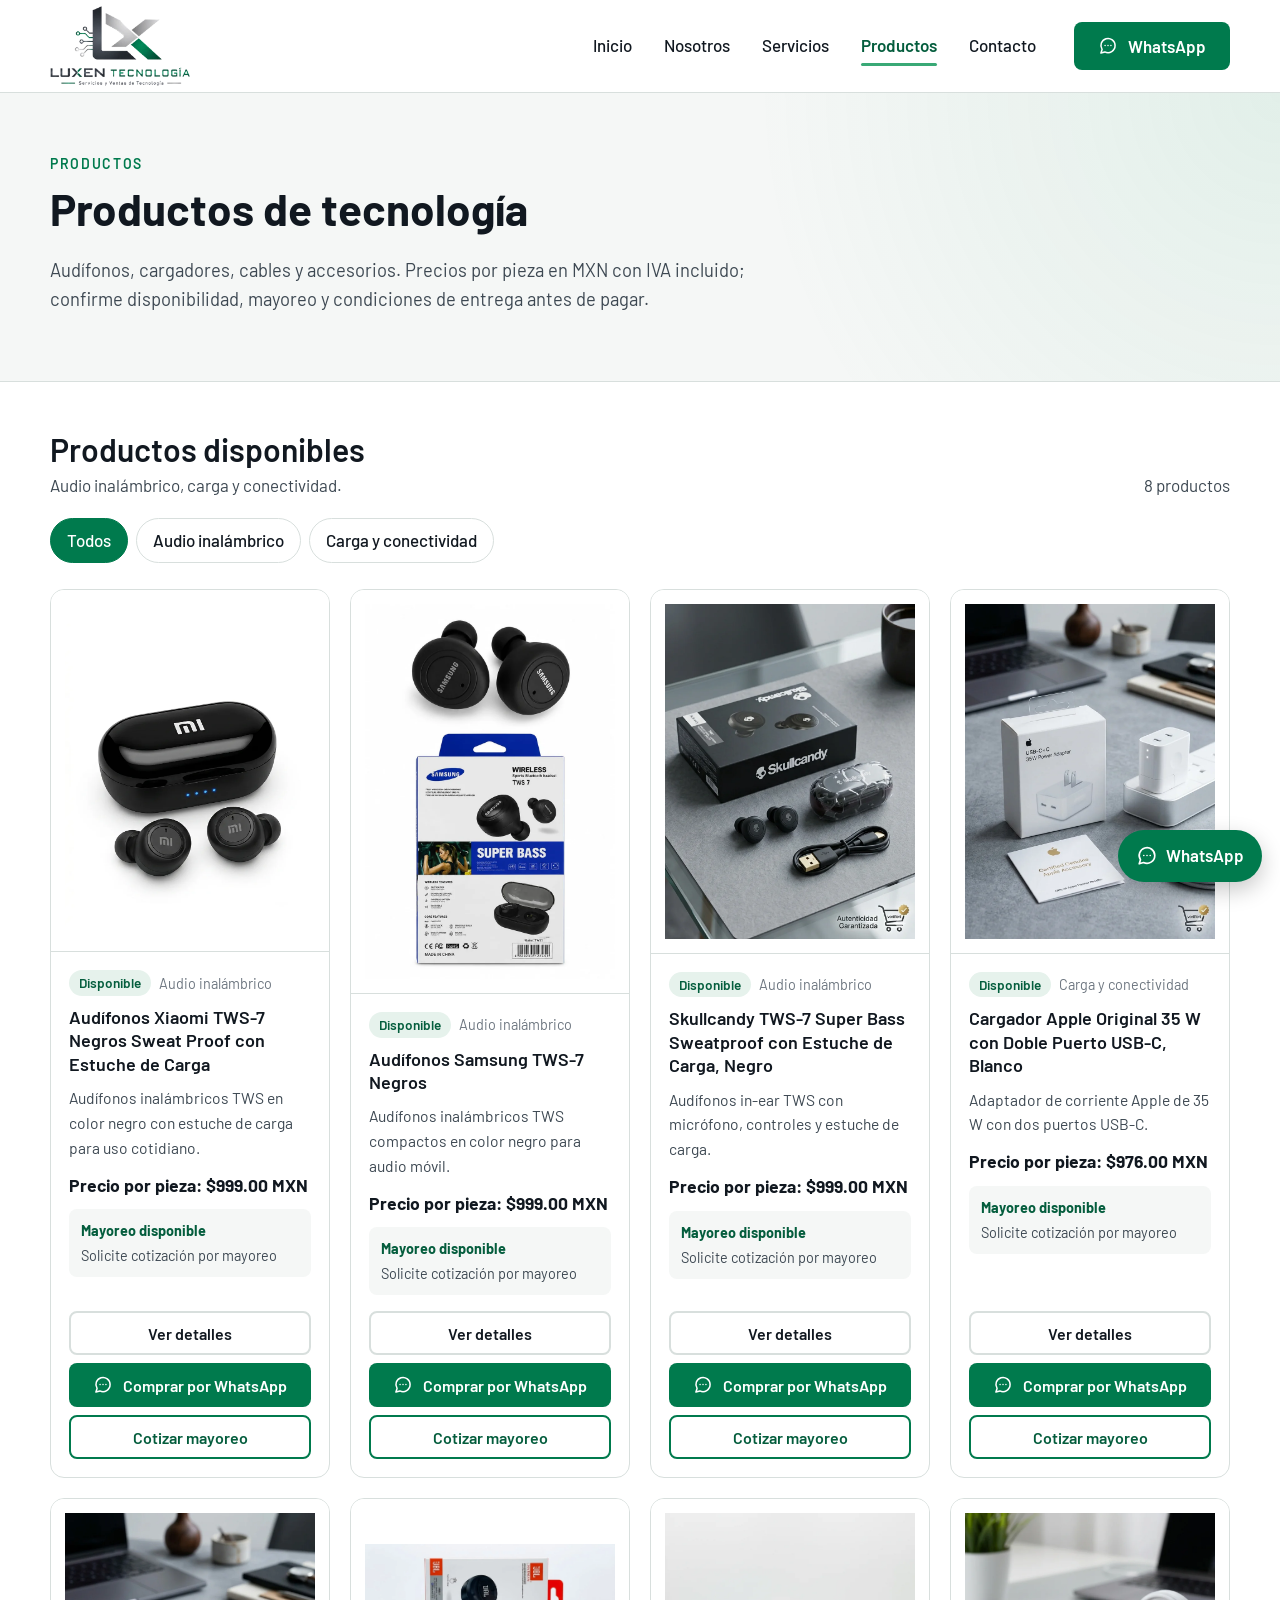
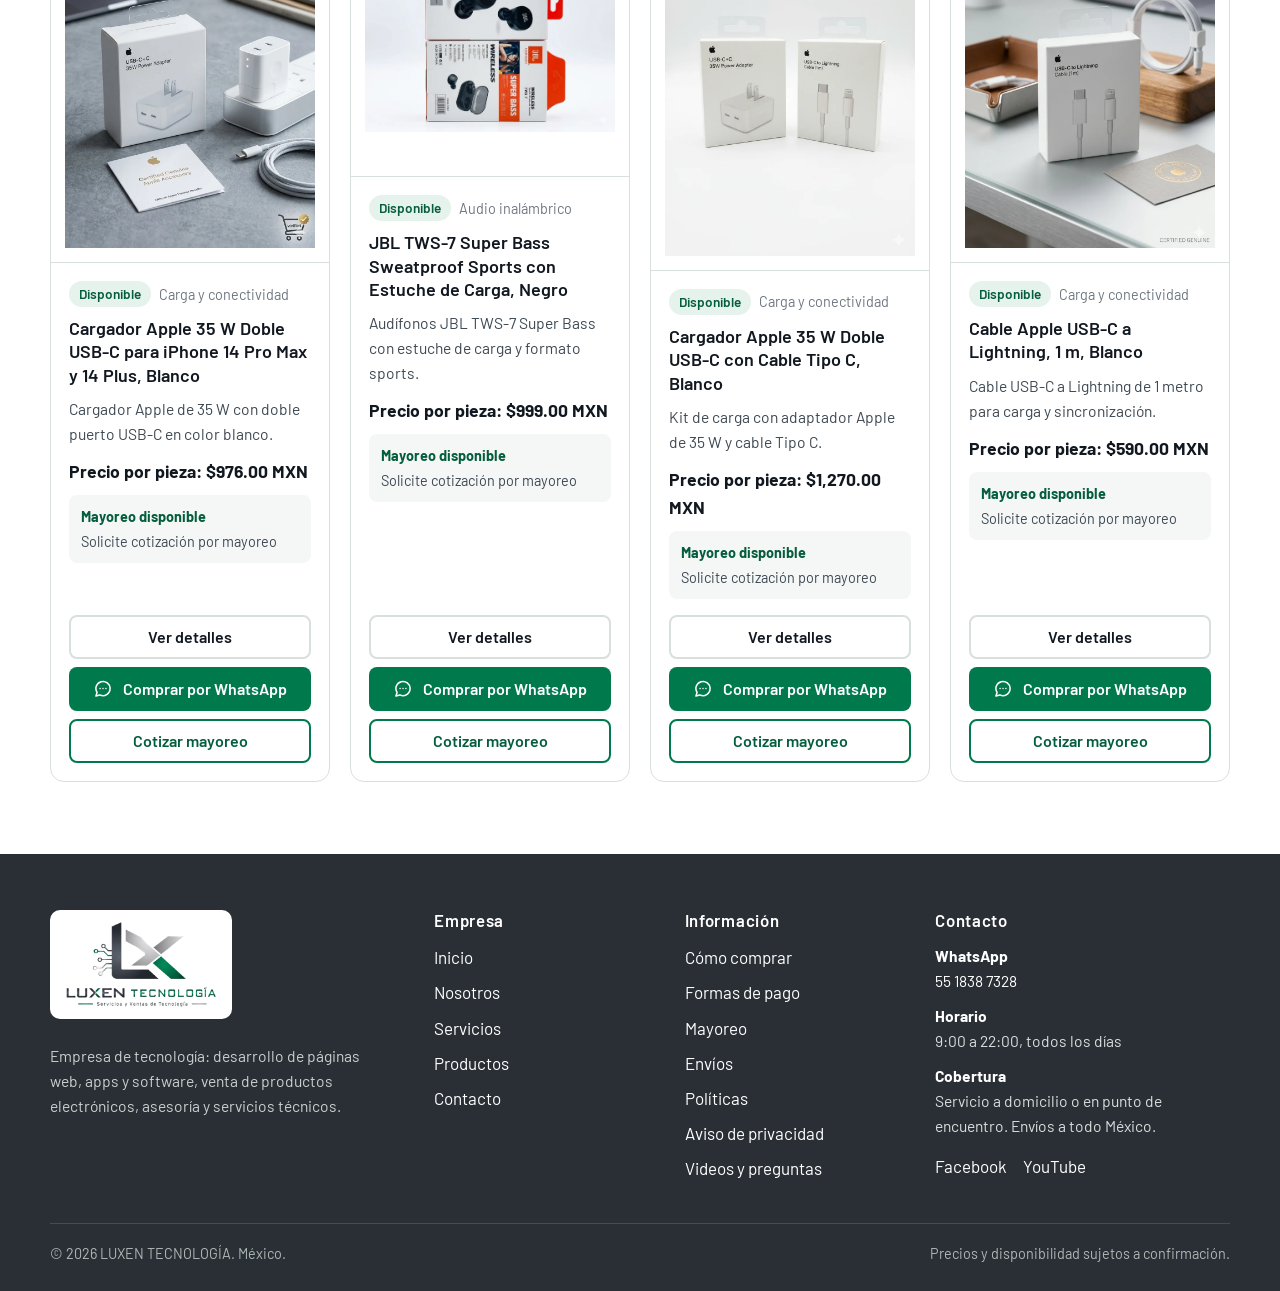
<file: catalogo.html>
<!doctype html>
<html lang="es-MX">
  <head>
    <meta charset="utf-8">
    <meta name="viewport" content="width=device-width, initial-scale=1">
    <title>Productos de tecnología: audífonos, cargadores y cables | LUXEN TECNOLOGÍA</title>
    <meta name="description" content="Catálogo de LUXEN TECNOLOGÍA: audífonos inalámbricos, cargadores, cables y accesorios con compra por WhatsApp, venta por mayoreo y envíos a todo México.">
    <link rel="canonical" href="https://tecnologicaluxen.com/catalogo.html">
    <meta property="og:type" content="website">
    <meta property="og:site_name" content="LUXEN TECNOLOGÍA">
    <meta property="og:locale" content="es_MX">
    <meta property="og:title" content="Productos de tecnología: audífonos, cargadores y cables | LUXEN TECNOLOGÍA">
    <meta property="og:description" content="Catálogo de LUXEN TECNOLOGÍA: audífonos inalámbricos, cargadores, cables y accesorios con compra por WhatsApp, venta por mayoreo y envíos a todo México.">
    <meta property="og:url" content="https://tecnologicaluxen.com/catalogo.html">
    <meta property="og:image" content="https://tecnologicaluxen.com/assets/og-luxen.jpg">
    <meta property="og:image:width" content="1200">
    <meta property="og:image:height" content="630">
    <meta property="og:image:alt" content="Logotipo de LUXEN TECNOLOGÍA">
    <meta name="twitter:card" content="summary_large_image">
    <meta name="theme-color" content="#007A4D">
    <link rel="icon" href="favicon.ico" sizes="any">
    <link rel="icon" type="image/png" sizes="32x32" href="assets/logo/favicon-32.png">
    <link rel="icon" type="image/png" sizes="192x192" href="assets/logo/favicon.png">
    <link rel="apple-touch-icon" href="assets/logo/apple-touch-icon.png">
    <link rel="preload" href="assets/fonts/barlow-regular.woff2" as="font" type="font/woff2" crossorigin>
    <link rel="preload" href="assets/fonts/barlow-semibold.woff2" as="font" type="font/woff2" crossorigin>
    <link rel="stylesheet" href="css/styles.css">
    <script src="js/main.js" defer></script>
    <script src="js/catalogo.js" defer></script>
  </head>
  <body data-page="catalogo">
    <a class="skip-link" href="#contenido">Saltar al contenido</a>
    <header id="site-header" class="site-header"></header>

    <main id="contenido" class="page-main">
      <section class="page-hero">
        <div class="section-inner">
          <span class="eyebrow">Productos</span>
          <h1>Productos de tecnología</h1>
          <p>Audífonos, cargadores, cables y accesorios. Precios por pieza en MXN con IVA incluido; confirme disponibilidad, mayoreo y condiciones de entrega antes de pagar.</p>
        </div>
      </section>

      <section class="catalog-section">
        <div class="catalog-topline">
          <div>
            <h2>Productos disponibles</h2>
            <p>Audio inalámbrico, carga y conectividad.</p>
          </div>
          <p id="catalog-count" aria-live="polite"></p>
        </div>
        <div id="catalog-filters" class="filter-bar" role="group" aria-label="Filtrar por categoría"></div>
        <div id="catalog-grid" class="product-grid" aria-live="polite"></div>
      </section>
    </main>

    <footer id="site-footer" class="site-footer"></footer>
  </body>
</html>
</file>
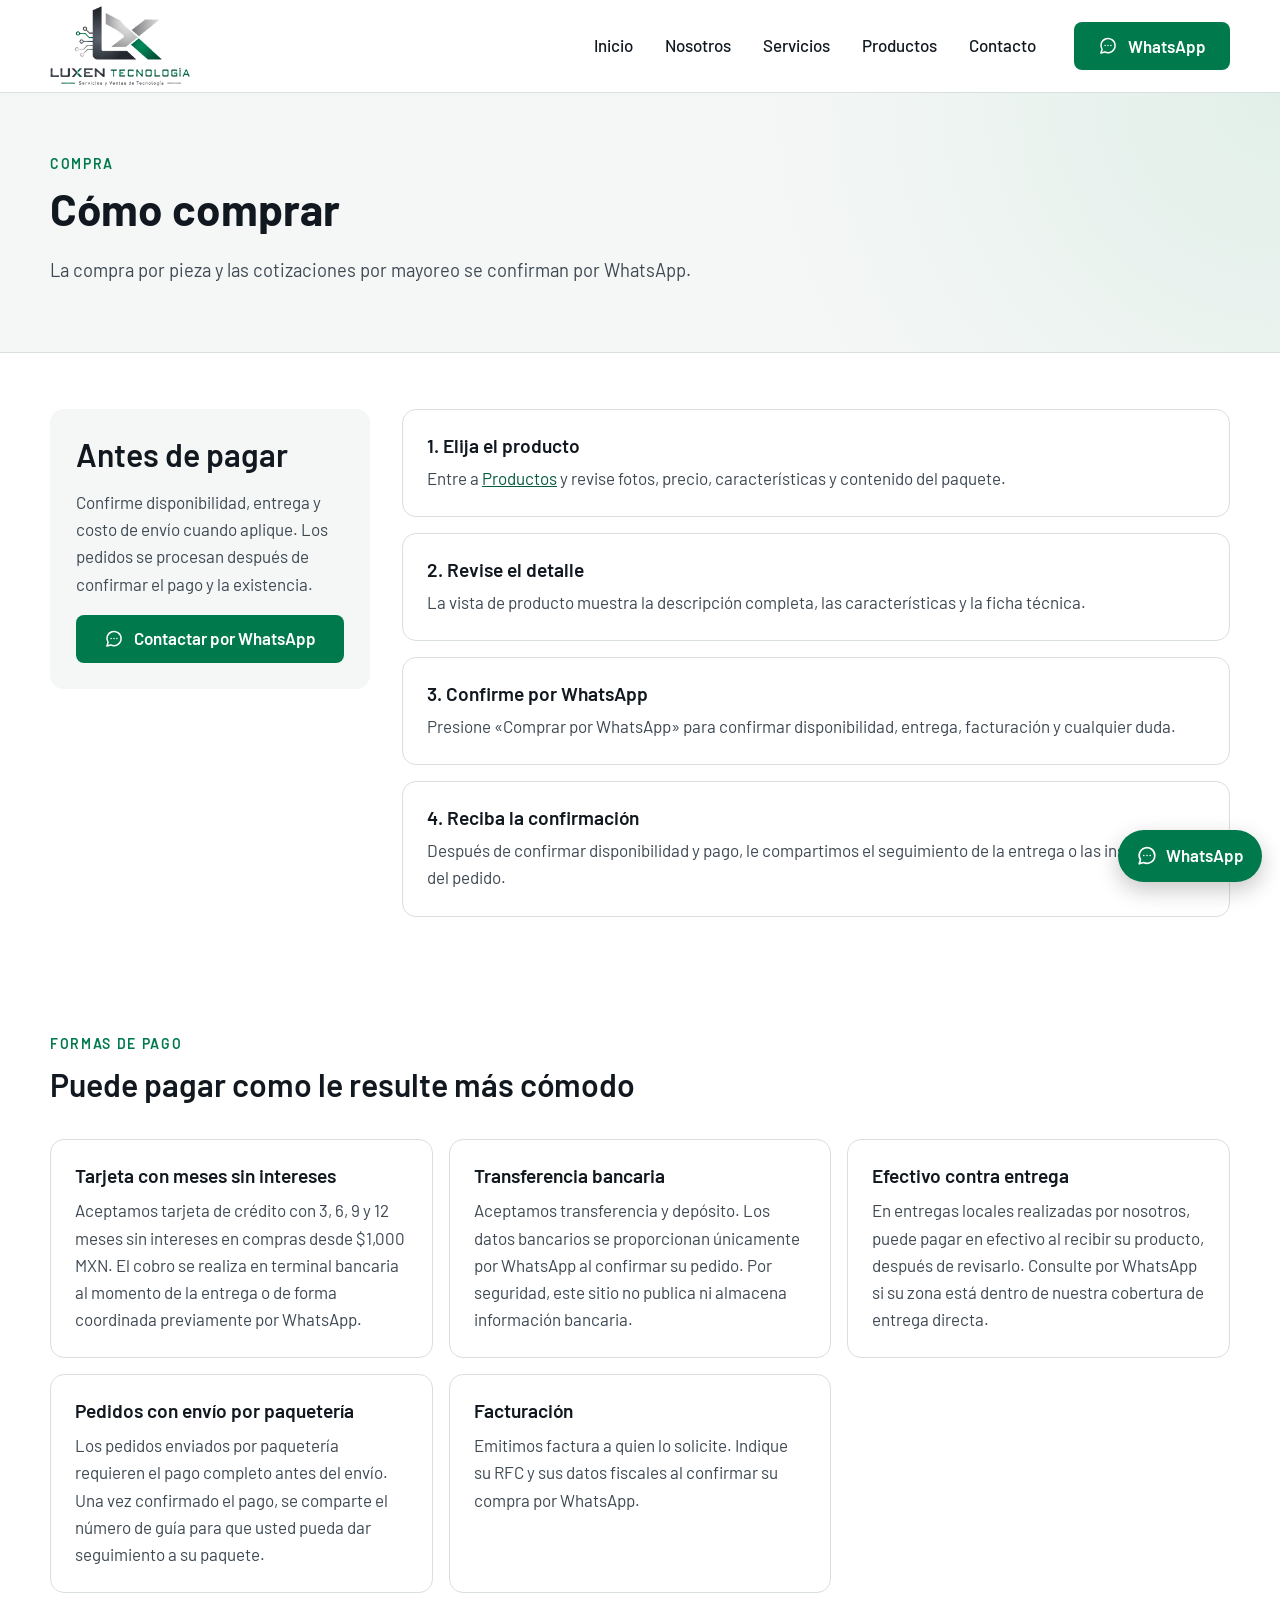
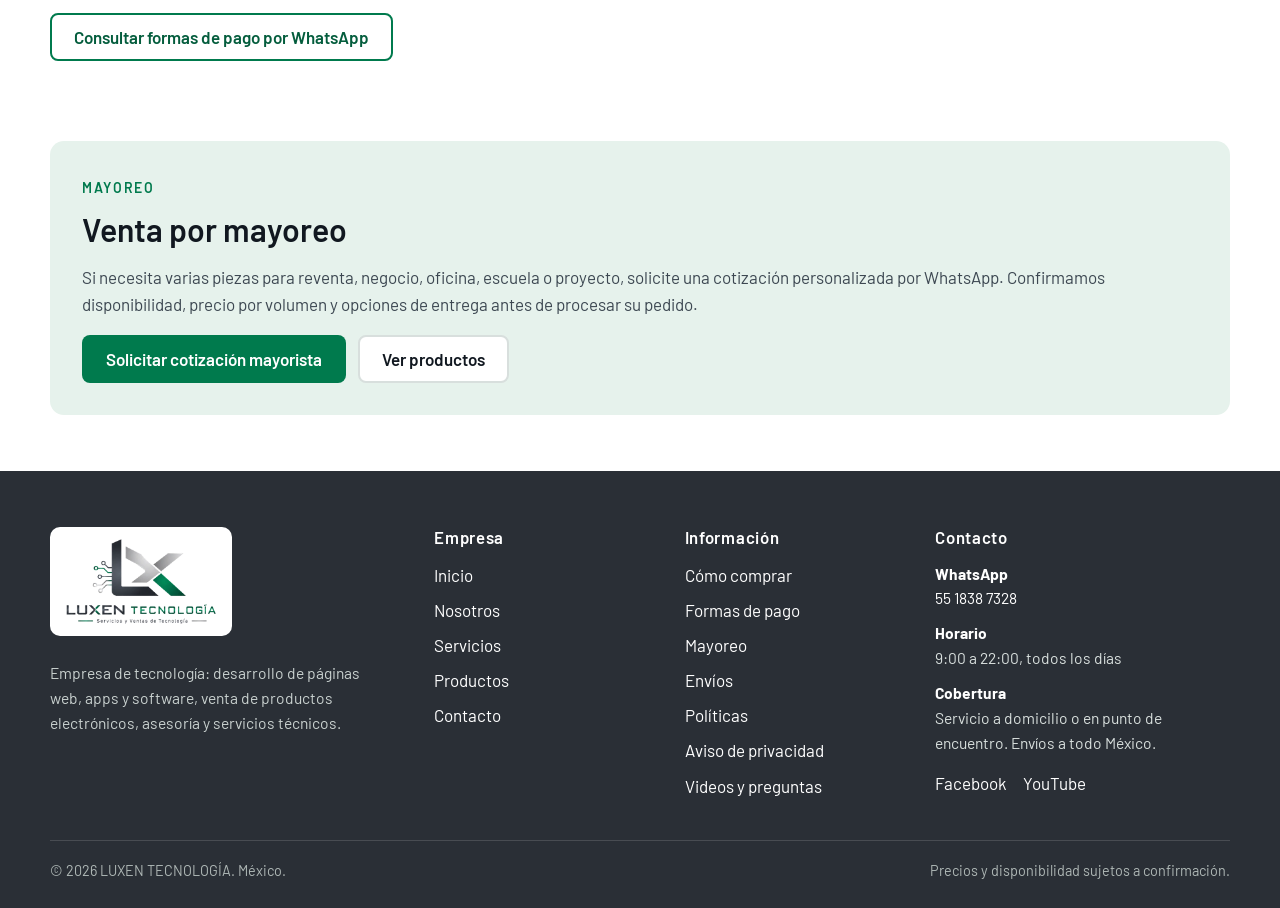
<file: como-comprar.html>
<!doctype html>
<html lang="es-MX">
  <head>
    <meta charset="utf-8">
    <meta name="viewport" content="width=device-width, initial-scale=1">
    <title>Cómo comprar, formas de pago y mayoreo | LUXEN TECNOLOGÍA</title>
    <meta name="description" content="Cómo comprar en LUXEN TECNOLOGÍA: confirmación por WhatsApp, tarjeta con meses sin intereses, transferencia, efectivo contra entrega local, factura y venta por mayoreo.">
    <link rel="canonical" href="https://tecnologicaluxen.com/como-comprar.html">
    <meta property="og:type" content="website">
    <meta property="og:site_name" content="LUXEN TECNOLOGÍA">
    <meta property="og:locale" content="es_MX">
    <meta property="og:title" content="Cómo comprar, formas de pago y mayoreo | LUXEN TECNOLOGÍA">
    <meta property="og:description" content="Cómo comprar en LUXEN TECNOLOGÍA: confirmación por WhatsApp, tarjeta con meses sin intereses, transferencia, efectivo contra entrega local, factura y venta por mayoreo.">
    <meta property="og:url" content="https://tecnologicaluxen.com/como-comprar.html">
    <meta property="og:image" content="https://tecnologicaluxen.com/assets/og-luxen.jpg">
    <meta property="og:image:width" content="1200">
    <meta property="og:image:height" content="630">
    <meta property="og:image:alt" content="Logotipo de LUXEN TECNOLOGÍA">
    <meta name="twitter:card" content="summary_large_image">
    <meta name="theme-color" content="#007A4D">
    <link rel="icon" href="favicon.ico" sizes="any">
    <link rel="icon" type="image/png" sizes="32x32" href="assets/logo/favicon-32.png">
    <link rel="icon" type="image/png" sizes="192x192" href="assets/logo/favicon.png">
    <link rel="apple-touch-icon" href="assets/logo/apple-touch-icon.png">
    <link rel="preload" href="assets/fonts/barlow-regular.woff2" as="font" type="font/woff2" crossorigin>
    <link rel="preload" href="assets/fonts/barlow-semibold.woff2" as="font" type="font/woff2" crossorigin>
    <link rel="stylesheet" href="css/styles.css">
    <script src="js/main.js" defer></script>
  </head>
  <body data-page="como-comprar">
    <a class="skip-link" href="#contenido">Saltar al contenido</a>
    <header id="site-header" class="site-header"></header>

    <main id="contenido" class="page-main">
      <section class="page-hero">
        <div class="section-inner">
          <span class="eyebrow">Compra</span>
          <h1>Cómo comprar</h1>
          <p>La compra por pieza y las cotizaciones por mayoreo se confirman por WhatsApp.</p>
        </div>
      </section>
      <section class="content-section page-layout">
        <aside class="page-aside">
          <h2>Antes de pagar</h2>
          <p>Confirme disponibilidad, entrega y costo de envío cuando aplique. Los pedidos se procesan después de confirmar el pago y la existencia.</p>
          <a class="button button-primary button-block" href="contacto.html" data-whatsapp-key="mensajeWhatsAppGeneral"><svg viewBox="0 0 24 24" fill="none" stroke="currentColor" stroke-width="1.8" stroke-linecap="round" stroke-linejoin="round" aria-hidden="true" focusable="false"><path d="M20.5 11.5a8.5 8.5 0 0 1-12.3 7.6L3.5 20.5l1.4-4.4A8.5 8.5 0 1 1 20.5 11.5z"/><path d="M8.5 11.5h.01M12 11.5h.01M15.5 11.5h.01"/></svg>Contactar por WhatsApp</a>
        </aside>
        <div class="policy-list">
          <article class="policy-item"><h2>1. Elija el producto</h2><p>Entre a <a href="catalogo.html">Productos</a> y revise fotos, precio, características y contenido del paquete.</p></article>
          <article class="policy-item"><h2>2. Revise el detalle</h2><p>La vista de producto muestra la descripción completa, las características y la ficha técnica.</p></article>
          <article class="policy-item"><h2>3. Confirme por WhatsApp</h2><p>Presione «Comprar por WhatsApp» para confirmar disponibilidad, entrega, facturación y cualquier duda.</p></article>
          <article class="policy-item"><h2>4. Reciba la confirmación</h2><p>Después de confirmar disponibilidad y pago, le compartimos el seguimiento de la entrega o las instrucciones del pedido.</p></article>
        </div>
      </section>
      <section id="formas-de-pago" class="content-section">
        <div class="section-heading">
          <span class="eyebrow">Formas de pago</span>
          <h2>Puede pagar como le resulte más cómodo</h2>
        </div>
        <div class="policy-grid">
          <article class="policy-item"><h3>Tarjeta con meses sin intereses</h3><p>Aceptamos tarjeta de crédito con 3, 6, 9 y 12 meses sin intereses en compras desde $1,000 MXN. El cobro se realiza en terminal bancaria al momento de la entrega o de forma coordinada previamente por WhatsApp.</p></article>
          <article class="policy-item"><h3>Transferencia bancaria</h3><p>Aceptamos transferencia y depósito. Los datos bancarios se proporcionan únicamente por WhatsApp al confirmar su pedido. Por seguridad, este sitio no publica ni almacena información bancaria.</p></article>
          <article class="policy-item"><h3>Efectivo contra entrega</h3><p>En entregas locales realizadas por nosotros, puede pagar en efectivo al recibir su producto, después de revisarlo. Consulte por WhatsApp si su zona está dentro de nuestra cobertura de entrega directa.</p></article>
          <article class="policy-item"><h3>Pedidos con envío por paquetería</h3><p>Los pedidos enviados por paquetería requieren el pago completo antes del envío. Una vez confirmado el pago, se comparte el número de guía para que usted pueda dar seguimiento a su paquete.</p></article>
          <article class="policy-item"><h3>Facturación</h3><p>Emitimos factura a quien lo solicite. Indique su RFC y sus datos fiscales al confirmar su compra por WhatsApp.</p></article>
        </div>
        <div class="page-actions" style="margin-top:20px">
          <a class="button button-secondary" href="contacto.html" data-whatsapp-message="Hola, quiero consultar las formas de pago.">Consultar formas de pago por WhatsApp</a>
        </div>
      </section>
      <section id="mayoreo" class="content-section notice-band">
        <span class="eyebrow">Mayoreo</span>
        <h2>Venta por mayoreo</h2>
        <p>Si necesita varias piezas para reventa, negocio, oficina, escuela o proyecto, solicite una cotización personalizada por WhatsApp. Confirmamos disponibilidad, precio por volumen y opciones de entrega antes de procesar su pedido.</p>
        <div class="page-actions">
          <a class="button button-primary wholesale-cta" href="contacto.html" data-whatsapp-message="Hola, me interesa conocer sus precios por mayoreo. ¿Me pueden compartir información sobre productos, cantidades mínimas y disponibilidad?">Solicitar cotización mayorista</a>
          <a class="button button-ghost" href="catalogo.html">Ver productos</a>
        </div>
      </section>
    </main>

    <footer id="site-footer" class="site-footer"></footer>
  </body>
</html>
</file>
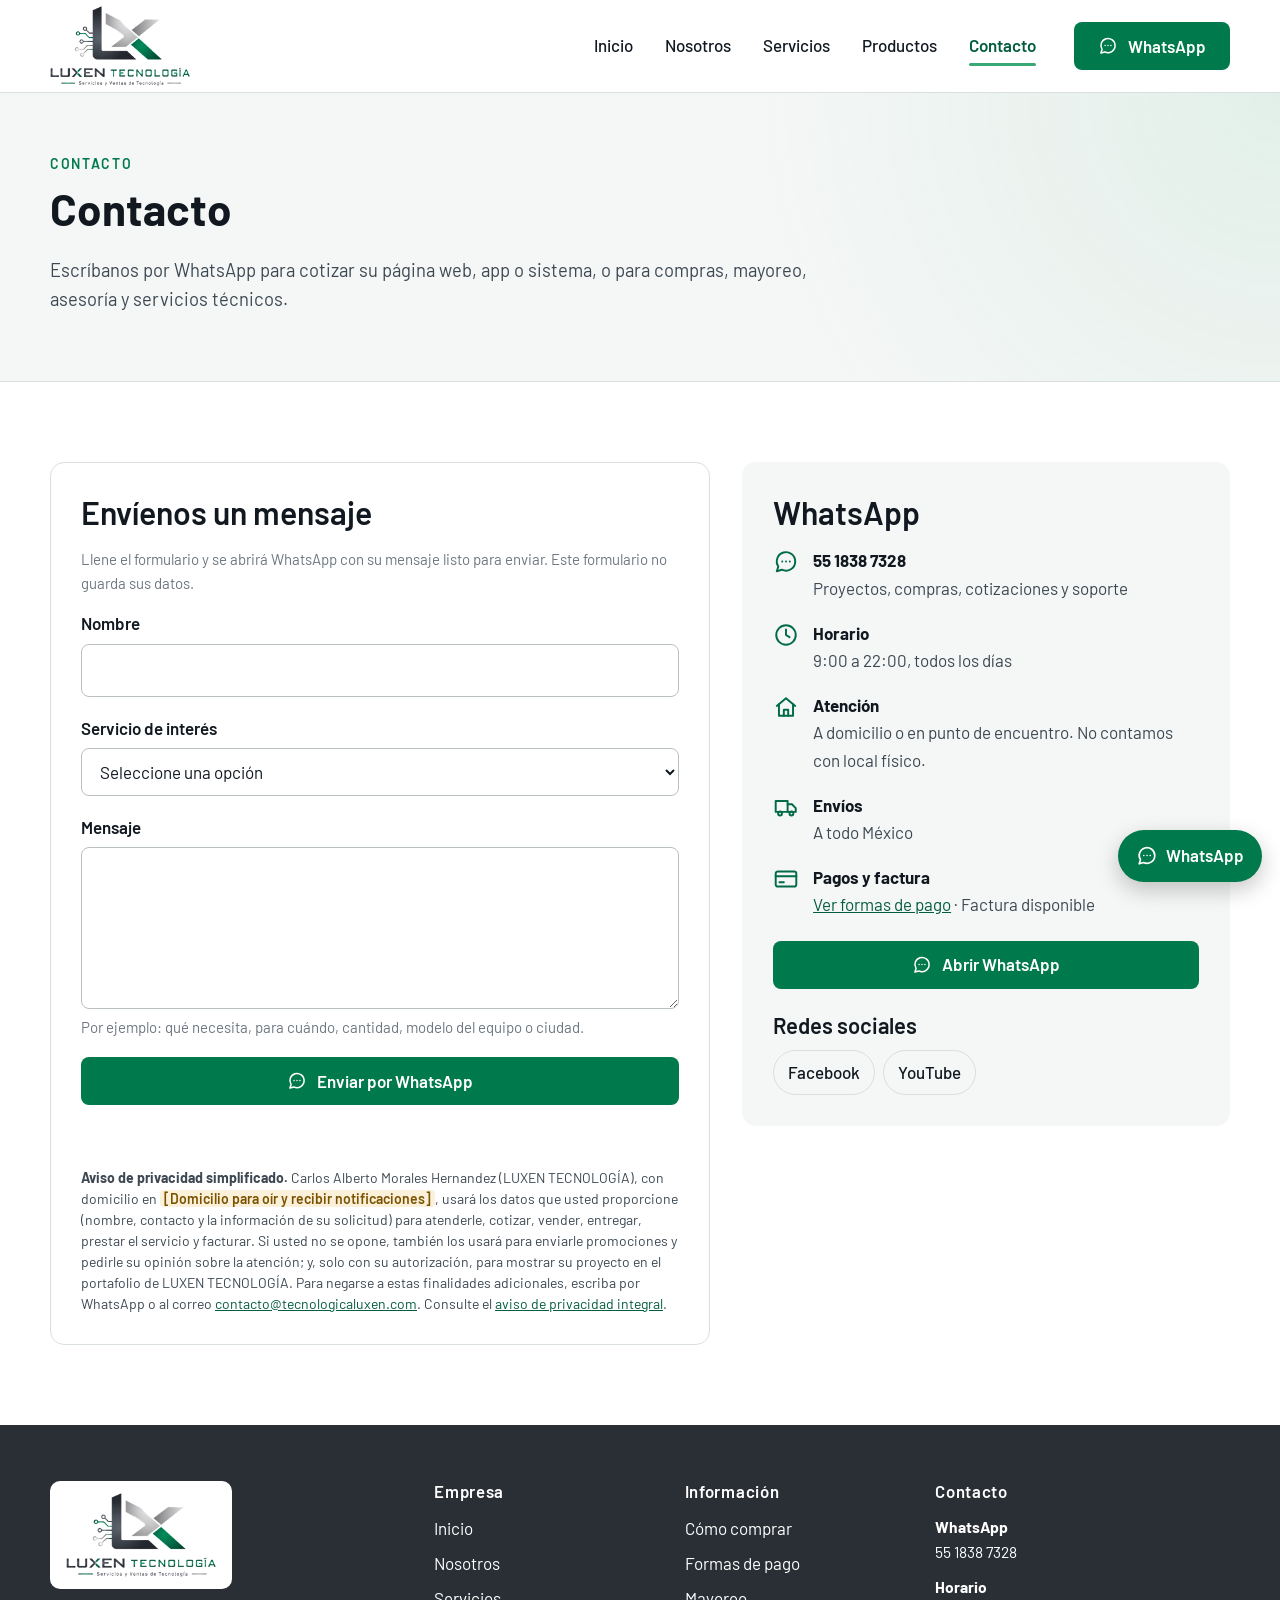
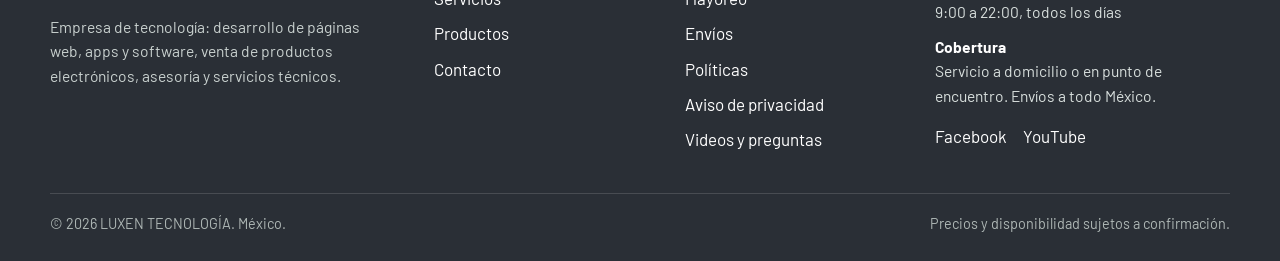
<file: contacto.html>
<!doctype html>
<html lang="es-MX">
  <head>
    <meta charset="utf-8">
    <meta name="viewport" content="width=device-width, initial-scale=1">
    <title>Contacto por WhatsApp | LUXEN TECNOLOGÍA</title>
    <meta name="description" content="Contacte a LUXEN TECNOLOGÍA por WhatsApp para cotizar su página web, app o sistema, compras, mayoreo, asesoría y servicios técnicos. Atención de 9:00 a 22:00, todos los días.">
    <link rel="canonical" href="https://tecnologicaluxen.com/contacto.html">
    <meta property="og:type" content="website">
    <meta property="og:site_name" content="LUXEN TECNOLOGÍA">
    <meta property="og:locale" content="es_MX">
    <meta property="og:title" content="Contacto por WhatsApp | LUXEN TECNOLOGÍA">
    <meta property="og:description" content="Contacte a LUXEN TECNOLOGÍA por WhatsApp para cotizar su página web, app o sistema, compras, mayoreo, asesoría y servicios técnicos. Atención de 9:00 a 22:00, todos los días.">
    <meta property="og:url" content="https://tecnologicaluxen.com/contacto.html">
    <meta property="og:image" content="https://tecnologicaluxen.com/assets/og-luxen.jpg">
    <meta property="og:image:width" content="1200">
    <meta property="og:image:height" content="630">
    <meta property="og:image:alt" content="Logotipo de LUXEN TECNOLOGÍA">
    <meta name="twitter:card" content="summary_large_image">
    <meta name="theme-color" content="#007A4D">
    <link rel="icon" href="favicon.ico" sizes="any">
    <link rel="icon" type="image/png" sizes="32x32" href="assets/logo/favicon-32.png">
    <link rel="icon" type="image/png" sizes="192x192" href="assets/logo/favicon.png">
    <link rel="apple-touch-icon" href="assets/logo/apple-touch-icon.png">
    <link rel="preload" href="assets/fonts/barlow-regular.woff2" as="font" type="font/woff2" crossorigin>
    <link rel="preload" href="assets/fonts/barlow-semibold.woff2" as="font" type="font/woff2" crossorigin>
    <link rel="stylesheet" href="css/styles.css">
    <script src="js/main.js" defer></script>
  </head>
  <body data-page="contacto">
    <a class="skip-link" href="#contenido">Saltar al contenido</a>
    <header id="site-header" class="site-header"></header>

    <main id="contenido" class="page-main">
      <section class="page-hero">
        <div class="section-inner">
          <span class="eyebrow">Contacto</span>
          <h1>Contacto</h1>
          <p>Escríbanos por WhatsApp para cotizar su página web, app o sistema, o para compras, mayoreo, asesoría y servicios técnicos.</p>
        </div>
      </section>

      <section class="section">
        <div class="section-inner contact-layout">
          <div class="panel">
            <h2>Envíenos un mensaje</h2>
            <p class="note">Llene el formulario y se abrirá WhatsApp con su mensaje listo para enviar. Este formulario no guarda sus datos.</p>
            <form id="contact-form" class="contact-form" novalidate>
              <div class="form-field">
                <label for="nombre">Nombre</label>
                <input id="nombre" name="nombre" type="text" autocomplete="name" required>
              </div>
              <div class="form-field">
                <label for="servicio">Servicio de interés</label>
                <select id="servicio" name="servicio" required>
                  <option value="">Seleccione una opción</option>
                  <option value="Desarrollo de páginas web">Desarrollo de páginas web</option><option value="Desarrollo de apps">Desarrollo de apps</option><option value="Software a la medida">Software a la medida</option><option value="Sistemas para escuelas">Sistemas para escuelas</option><option value="Venta de tecnología y productos electrónicos">Venta de tecnología y productos electrónicos</option><option value="Asesoría tecnológica">Asesoría tecnológica</option><option value="Soporte técnico de cómputo">Soporte técnico de cómputo</option><option value="Redes e internet">Redes e internet</option><option value="Control de acceso y asistencia">Control de acceso y asistencia</option><option value="Credencialización escolar">Credencialización escolar</option>
                  <option value="Otro">Otro</option>
                </select>
              </div>
              <div class="form-field">
                <label for="mensaje">Mensaje</label>
                <textarea id="mensaje" name="mensaje" rows="5" required aria-describedby="mensaje-ayuda"></textarea>
                <span id="mensaje-ayuda" class="hint">Por ejemplo: qué necesita, para cuándo, cantidad, modelo del equipo o ciudad.</span>
              </div>
              <button class="button button-primary" type="submit"><svg viewBox="0 0 24 24" fill="none" stroke="currentColor" stroke-width="1.8" stroke-linecap="round" stroke-linejoin="round" aria-hidden="true" focusable="false"><path d="M20.5 11.5a8.5 8.5 0 0 1-12.3 7.6L3.5 20.5l1.4-4.4A8.5 8.5 0 1 1 20.5 11.5z"/><path d="M8.5 11.5h.01M12 11.5h.01M15.5 11.5h.01"/></svg>Enviar por WhatsApp</button>
              <p id="contact-feedback" class="form-feedback" aria-live="polite"></p>
            </form>
            <p class="aviso-simplificado"><strong>Aviso de privacidad simplificado.</strong> Carlos Alberto Morales Hernandez (LUXEN TECNOLOGÍA), con domicilio en <mark class="pendiente">[Domicilio para oír y recibir notificaciones]</mark>, usará los datos que usted proporcione (nombre, contacto y la información de su solicitud) para atenderle, cotizar, vender, entregar, prestar el servicio y facturar. Si usted no se opone, también los usará para enviarle promociones y pedirle su opinión sobre la atención; y, solo con su autorización, para mostrar su proyecto en el portafolio de LUXEN TECNOLOGÍA. Para negarse a estas finalidades adicionales, escriba por WhatsApp o al correo <a href="mailto:contacto@tecnologicaluxen.com">contacto@tecnologicaluxen.com</a>. Consulte el <a href="aviso-de-privacidad.html">aviso de privacidad integral</a>.</p>
          </div>
          <aside class="panel panel--soft" aria-label="Datos de contacto">
            <h2>WhatsApp</h2>
            <ul class="contact-list">
              <li><svg viewBox="0 0 24 24" fill="none" stroke="currentColor" stroke-width="1.8" stroke-linecap="round" stroke-linejoin="round" aria-hidden="true" focusable="false"><path d="M20.5 11.5a8.5 8.5 0 0 1-12.3 7.6L3.5 20.5l1.4-4.4A8.5 8.5 0 1 1 20.5 11.5z"/><path d="M8.5 11.5h.01M12 11.5h.01M15.5 11.5h.01"/></svg><div><strong data-site-text="whatsappVisible">WhatsApp</strong><span>Proyectos, compras, cotizaciones y soporte</span></div></li>
              <li><svg viewBox="0 0 24 24" fill="none" stroke="currentColor" stroke-width="1.8" stroke-linecap="round" stroke-linejoin="round" aria-hidden="true" focusable="false"><circle cx="12" cy="12" r="9"/><path d="M12 7v5l3.2 2"/></svg><div><strong>Horario</strong><span data-site-text="horario">9:00 a 22:00, todos los días</span></div></li>
              <li><svg viewBox="0 0 24 24" fill="none" stroke="currentColor" stroke-width="1.8" stroke-linecap="round" stroke-linejoin="round" aria-hidden="true" focusable="false"><path d="M3.5 11 12 4l8.5 7"/><path d="M5.5 9.5V20h13V9.5"/><path d="M10 20v-5.5h4V20"/></svg><div><strong>Atención</strong><span>A domicilio o en punto de encuentro. No contamos con local físico.</span></div></li>
              <li><svg viewBox="0 0 24 24" fill="none" stroke="currentColor" stroke-width="1.8" stroke-linecap="round" stroke-linejoin="round" aria-hidden="true" focusable="false"><path d="M2.5 6.5h11v10h-11z"/><path d="M13.5 9.5h4l3.5 3.5v3.5h-7.5"/><circle cx="6.5" cy="18" r="1.8"/><circle cx="17" cy="18" r="1.8"/></svg><div><strong>Envíos</strong><span>A todo México</span></div></li>
              <li><svg viewBox="0 0 24 24" fill="none" stroke="currentColor" stroke-width="1.8" stroke-linecap="round" stroke-linejoin="round" aria-hidden="true" focusable="false"><rect x="2.5" y="5" width="19" height="14" rx="2"/><path d="M2.5 9.5h19"/><path d="M6 15h4"/></svg><div><strong>Pagos y factura</strong><span><a href="como-comprar.html#formas-de-pago">Ver formas de pago</a> · Factura disponible</span></div></li>
            </ul>
            <a class="button button-primary button-block" href="contacto.html" data-whatsapp-key="mensajeWhatsAppGeneral"><svg viewBox="0 0 24 24" fill="none" stroke="currentColor" stroke-width="1.8" stroke-linecap="round" stroke-linejoin="round" aria-hidden="true" focusable="false"><path d="M20.5 11.5a8.5 8.5 0 0 1-12.3 7.6L3.5 20.5l1.4-4.4A8.5 8.5 0 1 1 20.5 11.5z"/><path d="M8.5 11.5h.01M12 11.5h.01M15.5 11.5h.01"/></svg>Abrir WhatsApp</a>
            <div data-social-links style="margin-top:22px"></div>
          </aside>
        </div>
      </section>
    </main>

    <footer id="site-footer" class="site-footer"></footer>
  </body>
</html>
</file>
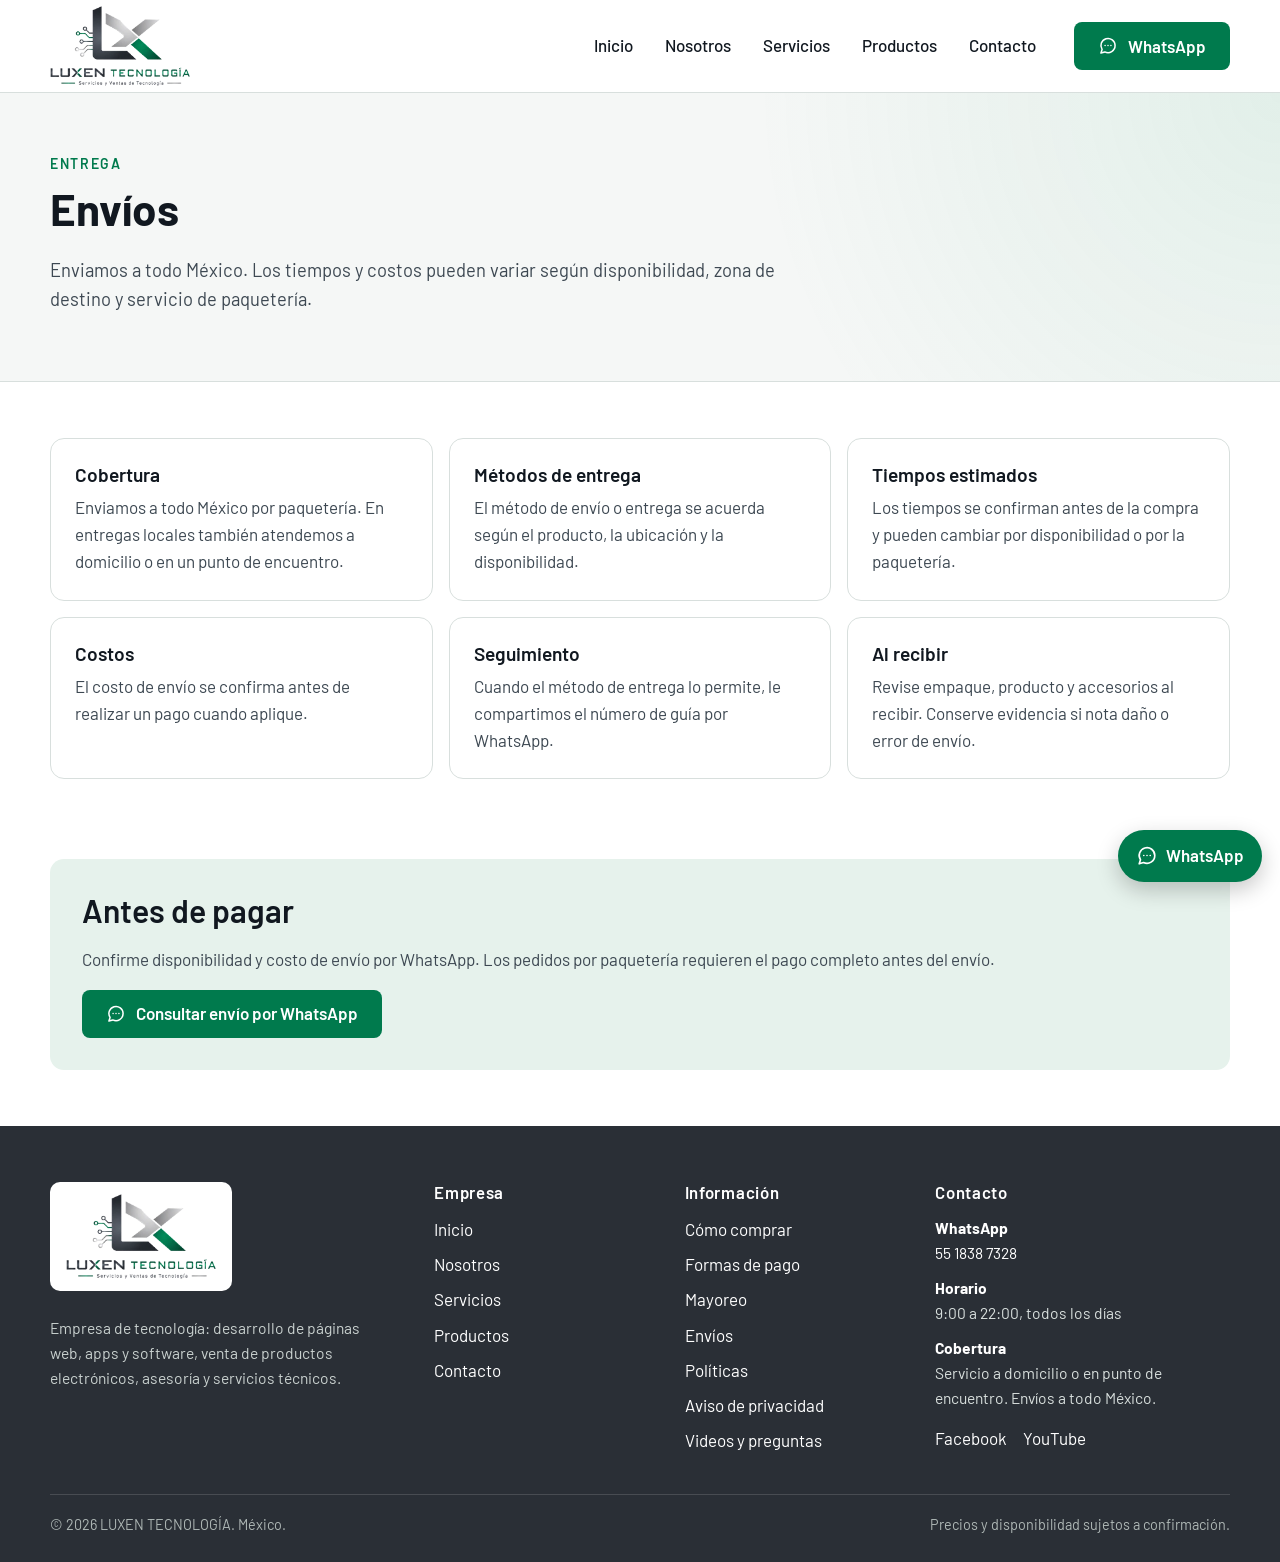
<file: envios.html>
<!doctype html>
<html lang="es-MX">
  <head>
    <meta charset="utf-8">
    <meta name="viewport" content="width=device-width, initial-scale=1">
    <title>Envíos a todo México | LUXEN TECNOLOGÍA</title>
    <meta name="description" content="Envíos de LUXEN TECNOLOGÍA a todo México por paquetería, entregas locales a domicilio o en punto de encuentro, costos y seguimiento.">
    <link rel="canonical" href="https://tecnologicaluxen.com/envios.html">
    <meta property="og:type" content="website">
    <meta property="og:site_name" content="LUXEN TECNOLOGÍA">
    <meta property="og:locale" content="es_MX">
    <meta property="og:title" content="Envíos a todo México | LUXEN TECNOLOGÍA">
    <meta property="og:description" content="Envíos de LUXEN TECNOLOGÍA a todo México por paquetería, entregas locales a domicilio o en punto de encuentro, costos y seguimiento.">
    <meta property="og:url" content="https://tecnologicaluxen.com/envios.html">
    <meta property="og:image" content="https://tecnologicaluxen.com/assets/og-luxen.jpg">
    <meta property="og:image:width" content="1200">
    <meta property="og:image:height" content="630">
    <meta property="og:image:alt" content="Logotipo de LUXEN TECNOLOGÍA">
    <meta name="twitter:card" content="summary_large_image">
    <meta name="theme-color" content="#007A4D">
    <link rel="icon" href="favicon.ico" sizes="any">
    <link rel="icon" type="image/png" sizes="32x32" href="assets/logo/favicon-32.png">
    <link rel="icon" type="image/png" sizes="192x192" href="assets/logo/favicon.png">
    <link rel="apple-touch-icon" href="assets/logo/apple-touch-icon.png">
    <link rel="preload" href="assets/fonts/barlow-regular.woff2" as="font" type="font/woff2" crossorigin>
    <link rel="preload" href="assets/fonts/barlow-semibold.woff2" as="font" type="font/woff2" crossorigin>
    <link rel="stylesheet" href="css/styles.css">
    <script src="js/main.js" defer></script>
  </head>
  <body data-page="envios">
    <a class="skip-link" href="#contenido">Saltar al contenido</a>
    <header id="site-header" class="site-header"></header>

    <main id="contenido" class="page-main">
      <section class="page-hero">
        <div class="section-inner">
          <span class="eyebrow">Entrega</span>
          <h1>Envíos</h1>
          <p>Enviamos a todo México. Los tiempos y costos pueden variar según disponibilidad, zona de destino y servicio de paquetería.</p>
        </div>
      </section>
      <section class="content-section">
        <div class="policy-grid"><article class="policy-item"><h2>Cobertura</h2><p>Enviamos a todo México por paquetería. En entregas locales también atendemos a domicilio o en un punto de encuentro.</p></article><article class="policy-item"><h2>Métodos de entrega</h2><p>El método de envío o entrega se acuerda según el producto, la ubicación y la disponibilidad.</p></article><article class="policy-item"><h2>Tiempos estimados</h2><p>Los tiempos se confirman antes de la compra y pueden cambiar por disponibilidad o por la paquetería.</p></article><article class="policy-item"><h2>Costos</h2><p>El costo de envío se confirma antes de realizar un pago cuando aplique.</p></article><article class="policy-item"><h2>Seguimiento</h2><p>Cuando el método de entrega lo permite, le compartimos el número de guía por WhatsApp.</p></article><article class="policy-item"><h2>Al recibir</h2><p>Revise empaque, producto y accesorios al recibir. Conserve evidencia si nota daño o error de envío.</p></article></div>
      </section>
      <section class="content-section notice-band">
        <h2>Antes de pagar</h2>
        <p>Confirme disponibilidad y costo de envío por WhatsApp. Los pedidos por paquetería requieren el pago completo antes del envío.</p>
        <a class="button button-primary" href="contacto.html" data-whatsapp-message="Hola, quiero consultar el costo y tiempo de envío a mi ciudad.&#10;&#10;Producto:&#10;Ciudad y código postal:"><svg viewBox="0 0 24 24" fill="none" stroke="currentColor" stroke-width="1.8" stroke-linecap="round" stroke-linejoin="round" aria-hidden="true" focusable="false"><path d="M20.5 11.5a8.5 8.5 0 0 1-12.3 7.6L3.5 20.5l1.4-4.4A8.5 8.5 0 1 1 20.5 11.5z"/><path d="M8.5 11.5h.01M12 11.5h.01M15.5 11.5h.01"/></svg>Consultar envío por WhatsApp</a>
      </section>
    </main>

    <footer id="site-footer" class="site-footer"></footer>
  </body>
</html>
</file>
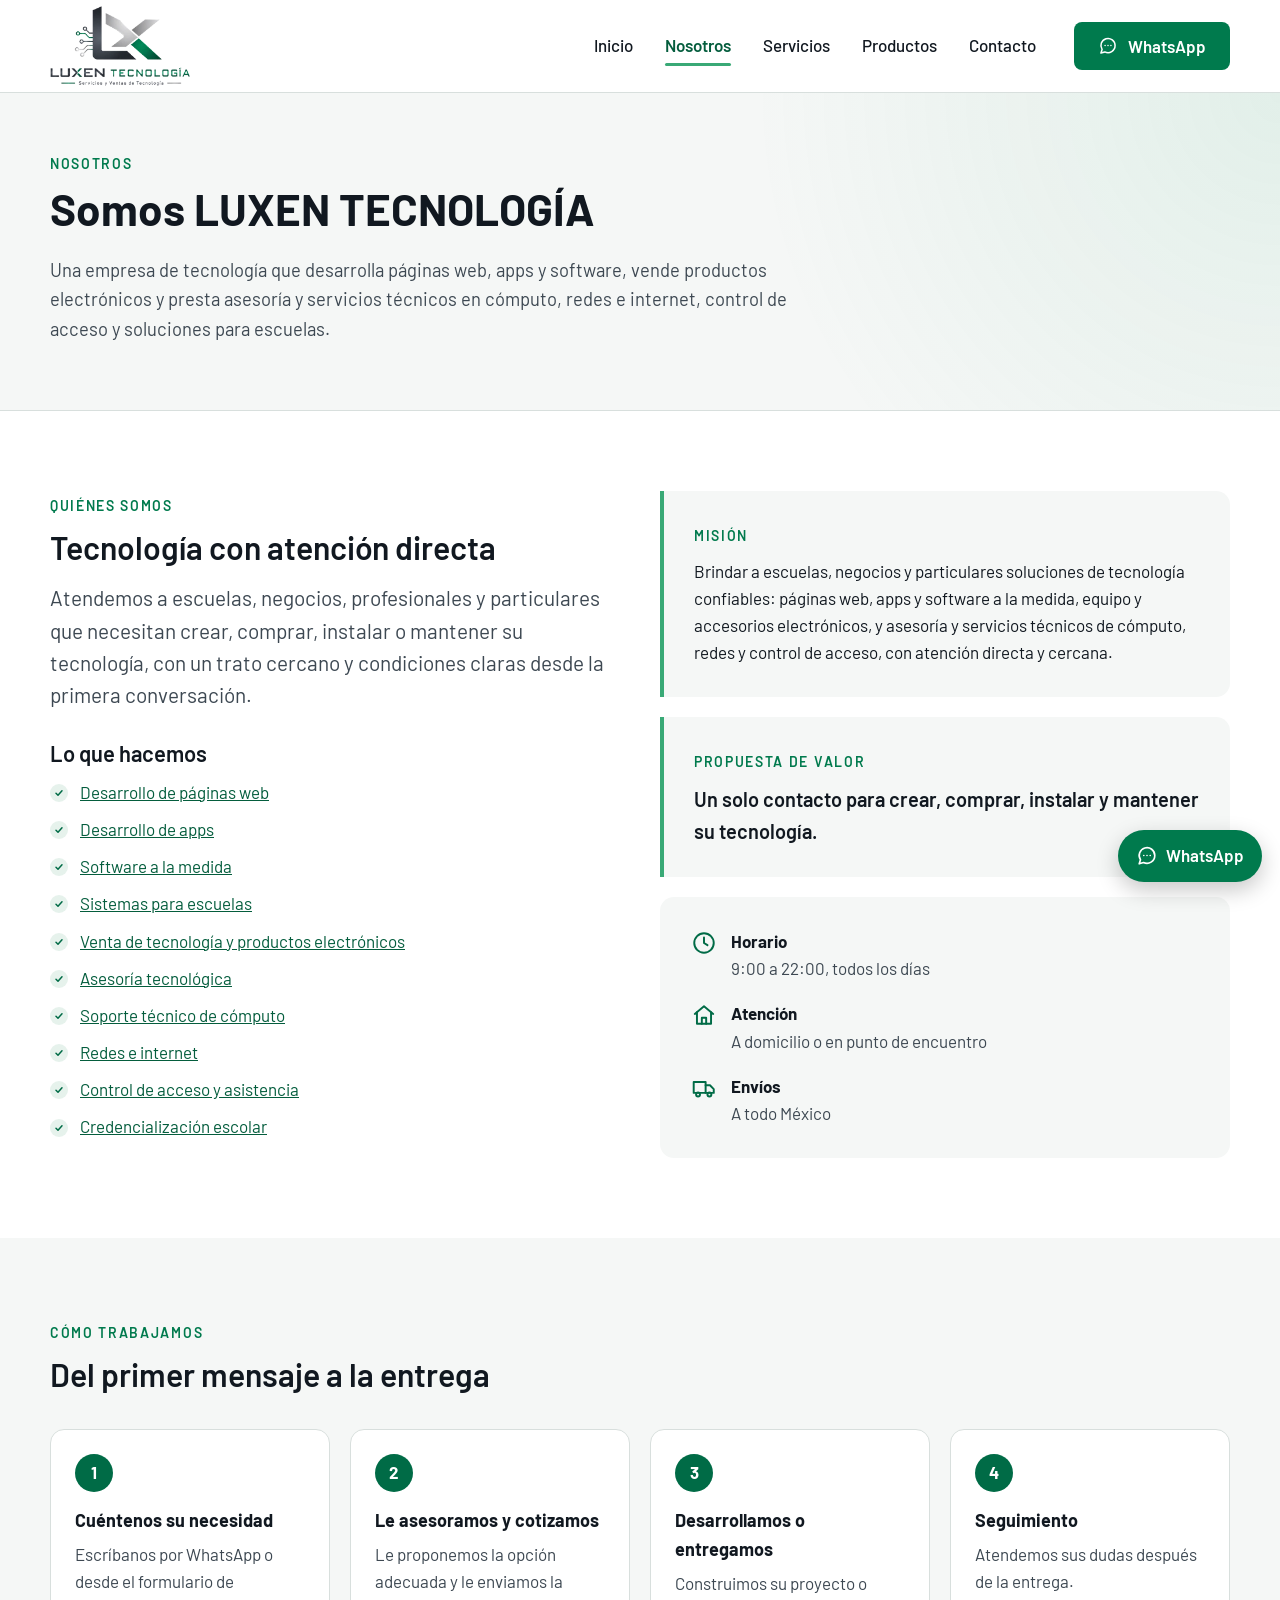
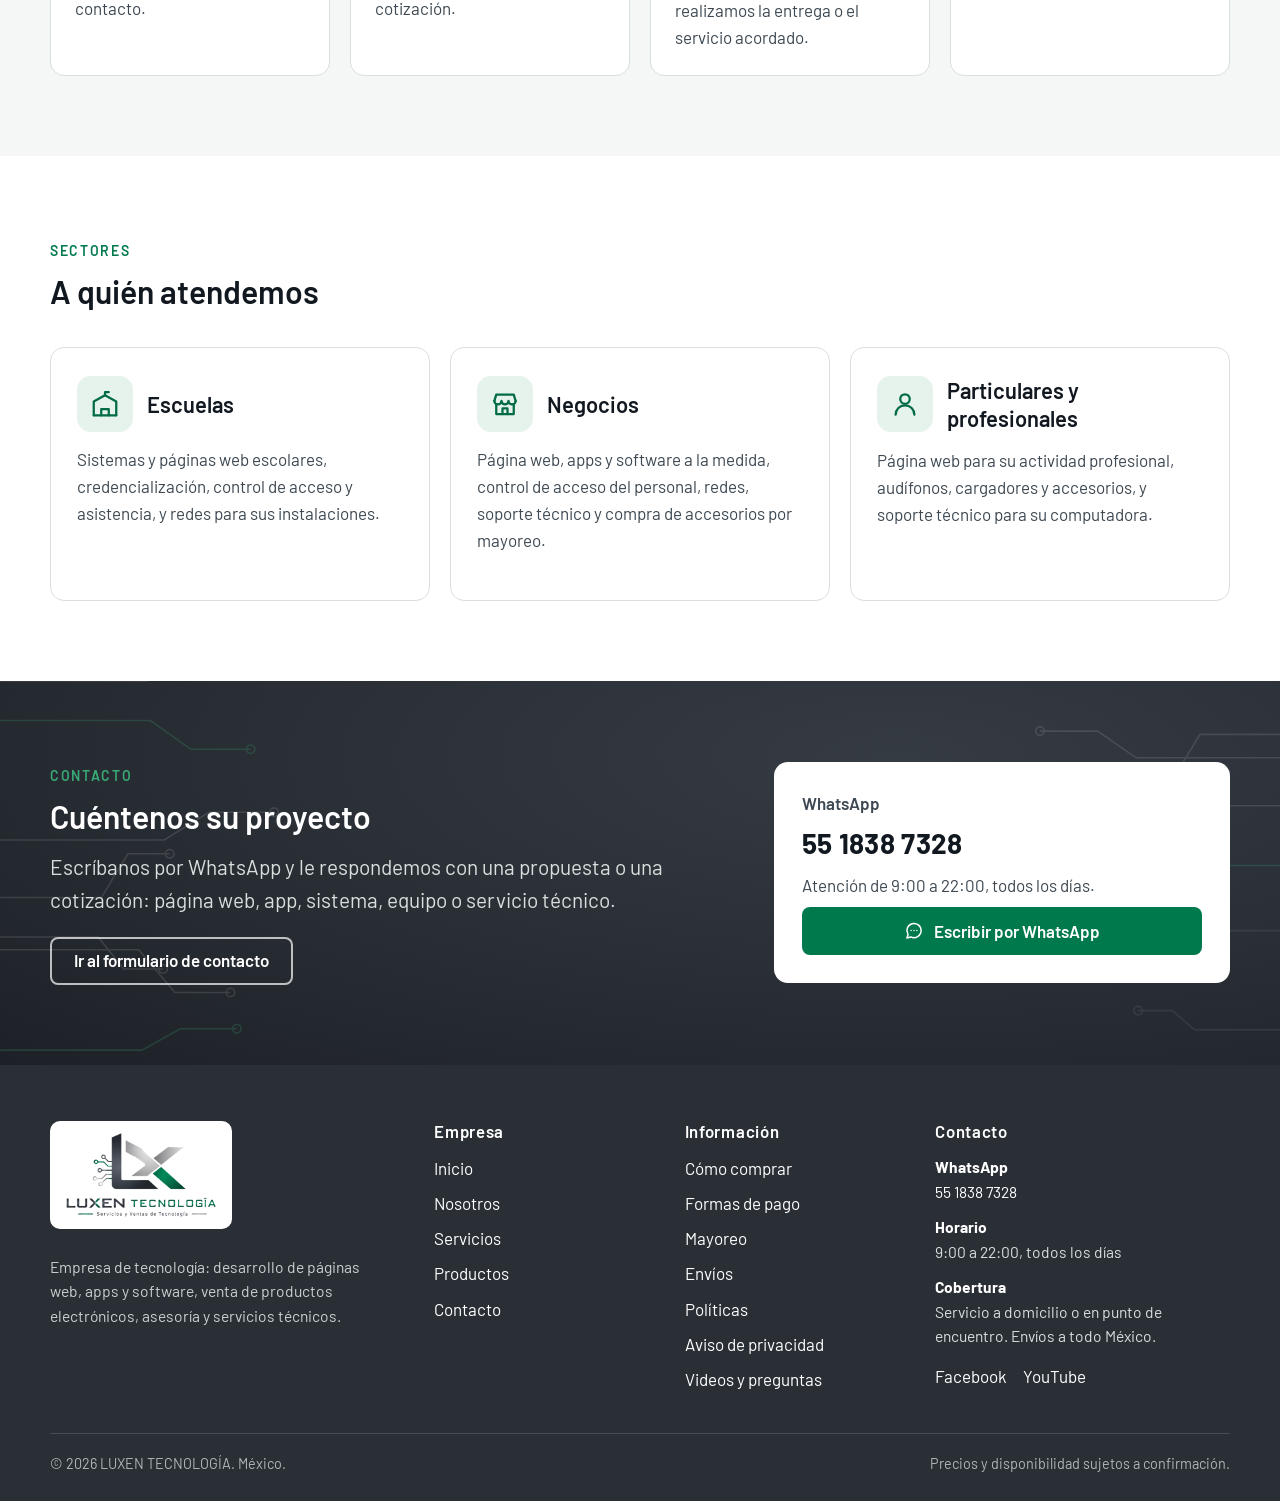
<file: nosotros.html>
<!doctype html>
<html lang="es-MX">
  <head>
    <meta charset="utf-8">
    <meta name="viewport" content="width=device-width, initial-scale=1">
    <title>Nosotros | LUXEN TECNOLOGÍA, empresa de tecnología</title>
    <meta name="description" content="Conozca LUXEN TECNOLOGÍA: empresa de tecnología que desarrolla páginas web, apps y software, vende productos electrónicos y presta servicios técnicos.">
    <link rel="canonical" href="https://tecnologicaluxen.com/nosotros.html">
    <meta property="og:type" content="website">
    <meta property="og:site_name" content="LUXEN TECNOLOGÍA">
    <meta property="og:locale" content="es_MX">
    <meta property="og:title" content="Nosotros | LUXEN TECNOLOGÍA, empresa de tecnología">
    <meta property="og:description" content="Conozca LUXEN TECNOLOGÍA: empresa de tecnología que desarrolla páginas web, apps y software, vende productos electrónicos y presta servicios técnicos.">
    <meta property="og:url" content="https://tecnologicaluxen.com/nosotros.html">
    <meta property="og:image" content="https://tecnologicaluxen.com/assets/og-luxen.jpg">
    <meta property="og:image:width" content="1200">
    <meta property="og:image:height" content="630">
    <meta property="og:image:alt" content="Logotipo de LUXEN TECNOLOGÍA">
    <meta name="twitter:card" content="summary_large_image">
    <meta name="theme-color" content="#007A4D">
    <link rel="icon" href="favicon.ico" sizes="any">
    <link rel="icon" type="image/png" sizes="32x32" href="assets/logo/favicon-32.png">
    <link rel="icon" type="image/png" sizes="192x192" href="assets/logo/favicon.png">
    <link rel="apple-touch-icon" href="assets/logo/apple-touch-icon.png">
    <link rel="preload" href="assets/fonts/barlow-regular.woff2" as="font" type="font/woff2" crossorigin>
    <link rel="preload" href="assets/fonts/barlow-semibold.woff2" as="font" type="font/woff2" crossorigin>
    <link rel="stylesheet" href="css/styles.css">
    <script src="js/main.js" defer></script>
  </head>
  <body data-page="nosotros">
    <a class="skip-link" href="#contenido">Saltar al contenido</a>
    <header id="site-header" class="site-header"></header>

    <main id="contenido" class="page-main">
      <section class="page-hero">
        <div class="section-inner">
          <span class="eyebrow">Nosotros</span>
          <h1>Somos LUXEN TECNOLOGÍA</h1>
          <p>Una empresa de tecnología que desarrolla páginas web, apps y software, vende productos electrónicos y presta asesoría y servicios técnicos en cómputo, redes e internet, control de acceso y soluciones para escuelas.</p>
        </div>
      </section>

      <section class="section">
        <div class="section-inner about-grid">
          <div>
            <span class="eyebrow">Quiénes somos</span>
            <h2>Tecnología con atención directa</h2>
            <p class="lead">Atendemos a escuelas, negocios, profesionales y particulares que necesitan crear, comprar, instalar o mantener su tecnología, con un trato cercano y condiciones claras desde la primera conversación.</p>
            <h3 style="margin-top:28px">Lo que hacemos</h3>
            <ul class="check-list"><li><a href="servicios.html#paginas-web">Desarrollo de páginas web</a></li><li><a href="servicios.html#apps">Desarrollo de apps</a></li><li><a href="servicios.html#software">Software a la medida</a></li><li><a href="servicios.html#sistemas-escolares">Sistemas para escuelas</a></li><li><a href="servicios.html#venta">Venta de tecnología y productos electrónicos</a></li><li><a href="servicios.html#asesoria">Asesoría tecnológica</a></li><li><a href="servicios.html#soporte">Soporte técnico de cómputo</a></li><li><a href="servicios.html#redes">Redes e internet</a></li><li><a href="servicios.html#acceso">Control de acceso y asistencia</a></li><li><a href="servicios.html#credencializacion">Credencialización escolar</a></li></ul>
          </div>
          <div style="display:grid;gap:20px">
            <div class="value-box">
              <span class="eyebrow">Misión</span>
              <p>Brindar a escuelas, negocios y particulares soluciones de tecnología confiables: páginas web, apps y software a la medida, equipo y accesorios electrónicos, y asesoría y servicios técnicos de cómputo, redes y control de acceso, con atención directa y cercana.</p>
            </div>
            <div class="value-box">
              <span class="eyebrow">Propuesta de valor</span>
              <p style="font-size:1.25rem;font-weight:600;color:var(--texto)">Un solo contacto para crear, comprar, instalar y mantener su tecnología.</p>
            </div>
            <div class="panel panel--soft">
              <ul class="contact-list" style="margin:0">
                <li><svg viewBox="0 0 24 24" fill="none" stroke="currentColor" stroke-width="1.8" stroke-linecap="round" stroke-linejoin="round" aria-hidden="true" focusable="false"><circle cx="12" cy="12" r="9"/><path d="M12 7v5l3.2 2"/></svg><div><strong>Horario</strong><span data-site-text="horario">9:00 a 22:00, todos los días</span></div></li>
                <li><svg viewBox="0 0 24 24" fill="none" stroke="currentColor" stroke-width="1.8" stroke-linecap="round" stroke-linejoin="round" aria-hidden="true" focusable="false"><path d="M3.5 11 12 4l8.5 7"/><path d="M5.5 9.5V20h13V9.5"/><path d="M10 20v-5.5h4V20"/></svg><div><strong>Atención</strong><span>A domicilio o en punto de encuentro</span></div></li>
                <li><svg viewBox="0 0 24 24" fill="none" stroke="currentColor" stroke-width="1.8" stroke-linecap="round" stroke-linejoin="round" aria-hidden="true" focusable="false"><path d="M2.5 6.5h11v10h-11z"/><path d="M13.5 9.5h4l3.5 3.5v3.5h-7.5"/><circle cx="6.5" cy="18" r="1.8"/><circle cx="17" cy="18" r="1.8"/></svg><div><strong>Envíos</strong><span>A todo México</span></div></li>
              </ul>
            </div>
          </div>
        </div>
      </section>

      <section class="section section--alt">
        <div class="section-inner">
          <div class="section-heading">
            <span class="eyebrow">Cómo trabajamos</span>
            <h2>Del primer mensaje a la entrega</h2>
          </div>
          <div class="steps-grid"><article class="step-item"><span class="step-number">1</span><strong>Cuéntenos su necesidad</strong><p>Escríbanos por WhatsApp o desde el formulario de contacto.</p></article><article class="step-item"><span class="step-number">2</span><strong>Le asesoramos y cotizamos</strong><p>Le proponemos la opción adecuada y le enviamos la cotización.</p></article><article class="step-item"><span class="step-number">3</span><strong>Desarrollamos o entregamos</strong><p>Construimos su proyecto o realizamos la entrega o el servicio acordado.</p></article><article class="step-item"><span class="step-number">4</span><strong>Seguimiento</strong><p>Atendemos sus dudas después de la entrega.</p></article></div>
        </div>
      </section>

      <section class="section">
        <div class="section-inner">
          <div class="section-heading">
            <span class="eyebrow">Sectores</span>
            <h2>A quién atendemos</h2>
          </div>
          <div class="sectors-grid">
            <article class="sector-card">
              <header><span class="icon-badge"><svg viewBox="0 0 24 24" fill="none" stroke="currentColor" stroke-width="1.8" stroke-linecap="round" stroke-linejoin="round" aria-hidden="true" focusable="false"><path d="M3 21V10l9-5 9 5v11"/><path d="M9 21v-5h6v5"/><path d="M3 21h18"/><path d="M12 5V2.5h3"/></svg></span><h3>Escuelas</h3></header>
              <p>Sistemas y páginas web escolares, credencialización, control de acceso y asistencia, y redes para sus instalaciones.</p>
            </article>
            <article class="sector-card">
              <header><span class="icon-badge"><svg viewBox="0 0 24 24" fill="none" stroke="currentColor" stroke-width="1.8" stroke-linecap="round" stroke-linejoin="round" aria-hidden="true" focusable="false"><path d="M3.5 9.5 5 4.5h14l1.5 5"/><path d="M3.5 9.5a2.8 2.8 0 0 0 5.67 0 2.8 2.8 0 0 0 5.66 0 2.8 2.8 0 0 0 5.67 0"/><path d="M5 12.3V20h14v-7.7"/><path d="M10 20v-4.5h4V20"/></svg></span><h3>Negocios</h3></header>
              <p>Página web, apps y software a la medida, control de acceso del personal, redes, soporte técnico y compra de accesorios por mayoreo.</p>
            </article>
            <article class="sector-card">
              <header><span class="icon-badge"><svg viewBox="0 0 24 24" fill="none" stroke="currentColor" stroke-width="1.8" stroke-linecap="round" stroke-linejoin="round" aria-hidden="true" focusable="false"><circle cx="12" cy="8" r="3.8"/><path d="M4.5 20.5a7.5 7.5 0 0 1 15 0"/></svg></span><h3>Particulares y profesionales</h3></header>
              <p>Página web para su actividad profesional, audífonos, cargadores y accesorios, y soporte técnico para su computadora.</p>
            </article>
          </div>
        </div>
      </section>

      <section class="section section--dark" aria-labelledby="contacto-titulo">
        <svg class="circuit" viewBox="0 0 1200 420" preserveAspectRatio="xMidYMid slice" aria-hidden="true" focusable="false"><path d="M0 30H138L175 -4H230" stroke="#9C9D9F" stroke-width="1.5" fill="none"/><circle cx="230" cy="-4" r="4" stroke="#9C9D9F" stroke-width="1.5" fill="none"/><path d="M0 376H133L169 356H222" stroke="#39A976" stroke-width="1.5" fill="none"/><circle cx="222" cy="356" r="4" stroke="#39A976" stroke-width="1.5" fill="none"/><path d="M0 270H92L116 300H153" stroke="#9C9D9F" stroke-width="1.5" fill="none"/><circle cx="153" cy="300" r="4" stroke="#9C9D9F" stroke-width="1.5" fill="none"/><path d="M0 393H82L104 419H137" stroke="#9C9D9F" stroke-width="1.5" fill="none"/><circle cx="137" cy="419" r="4" stroke="#9C9D9F" stroke-width="1.5" fill="none"/><path d="M1200 147H1076L1043 125H994" stroke="#9C9D9F" stroke-width="1.5" fill="none"/><circle cx="994" cy="125" r="4" stroke="#9C9D9F" stroke-width="1.5" fill="none"/><path d="M0 179H154L196 153H257" stroke="#9C9D9F" stroke-width="1.5" fill="none"/><circle cx="257" cy="153" r="4" stroke="#9C9D9F" stroke-width="1.5" fill="none"/><path d="M1200 80H1125L1105 113H1076" stroke="#9C9D9F" stroke-width="1.5" fill="none"/><circle cx="1076" cy="113" r="4" stroke="#9C9D9F" stroke-width="1.5" fill="none"/><path d="M1200 102H1065L1029 77H975" stroke="#9C9D9F" stroke-width="1.5" fill="none"/><circle cx="975" cy="77" r="4" stroke="#9C9D9F" stroke-width="1.5" fill="none"/><path d="M1200 203H1099L1072 235H1032" stroke="#39A976" stroke-width="1.5" fill="none"/><circle cx="1032" cy="235" r="4" stroke="#39A976" stroke-width="1.5" fill="none"/><path d="M1200 264H1045L1004 228H942" stroke="#6E7781" stroke-width="1.5" fill="none"/><circle cx="942" cy="228" r="4" stroke="#6E7781" stroke-width="1.5" fill="none"/><path d="M1200 357H1120L1099 339H1067" stroke="#6E7781" stroke-width="1.5" fill="none"/><circle cx="1067" cy="339" r="4" stroke="#6E7781" stroke-width="1.5" fill="none"/><path d="M0 282H130L164 322H216" stroke="#9C9D9F" stroke-width="1.5" fill="none"/><circle cx="216" cy="322" r="4" stroke="#9C9D9F" stroke-width="1.5" fill="none"/><path d="M0 67H141L179 94H235" stroke="#39A976" stroke-width="1.5" fill="none"/><circle cx="235" cy="94" r="4" stroke="#39A976" stroke-width="1.5" fill="none"/><path d="M0 233H95L120 192H159" stroke="#9C9D9F" stroke-width="1.5" fill="none"/><circle cx="159" cy="192" r="4" stroke="#9C9D9F" stroke-width="1.5" fill="none"/></svg>
        <div class="section-inner contact-band">
          <div>
            <span class="eyebrow">Contacto</span>
            <h2 id="contacto-titulo">Cuéntenos su proyecto</h2>
            <p class="lead">Escríbanos por WhatsApp y le respondemos con una propuesta o una cotización: página web, app, sistema, equipo o servicio técnico.</p>
            <div class="hero-actions">
              <a class="button button-outline-light" href="contacto.html">Ir al formulario de contacto</a>
            </div>
          </div>
          <div class="contact-band__card">
            <p style="margin:0;font-weight:600">WhatsApp</p>
            <span class="contact-band__number" data-site-text="whatsappVisible"></span>
            <p style="margin:0">Atención de <span data-site-text="horario">9:00 a 22:00, todos los días</span>.</p>
            <a class="button button-primary" href="contacto.html" data-whatsapp-key="mensajeWhatsAppGeneral"><svg viewBox="0 0 24 24" fill="none" stroke="currentColor" stroke-width="1.8" stroke-linecap="round" stroke-linejoin="round" aria-hidden="true" focusable="false"><path d="M20.5 11.5a8.5 8.5 0 0 1-12.3 7.6L3.5 20.5l1.4-4.4A8.5 8.5 0 1 1 20.5 11.5z"/><path d="M8.5 11.5h.01M12 11.5h.01M15.5 11.5h.01"/></svg>Escribir por WhatsApp</a>
          </div>
        </div>
      </section>
    </main>

    <footer id="site-footer" class="site-footer"></footer>
  </body>
</html>
</file>
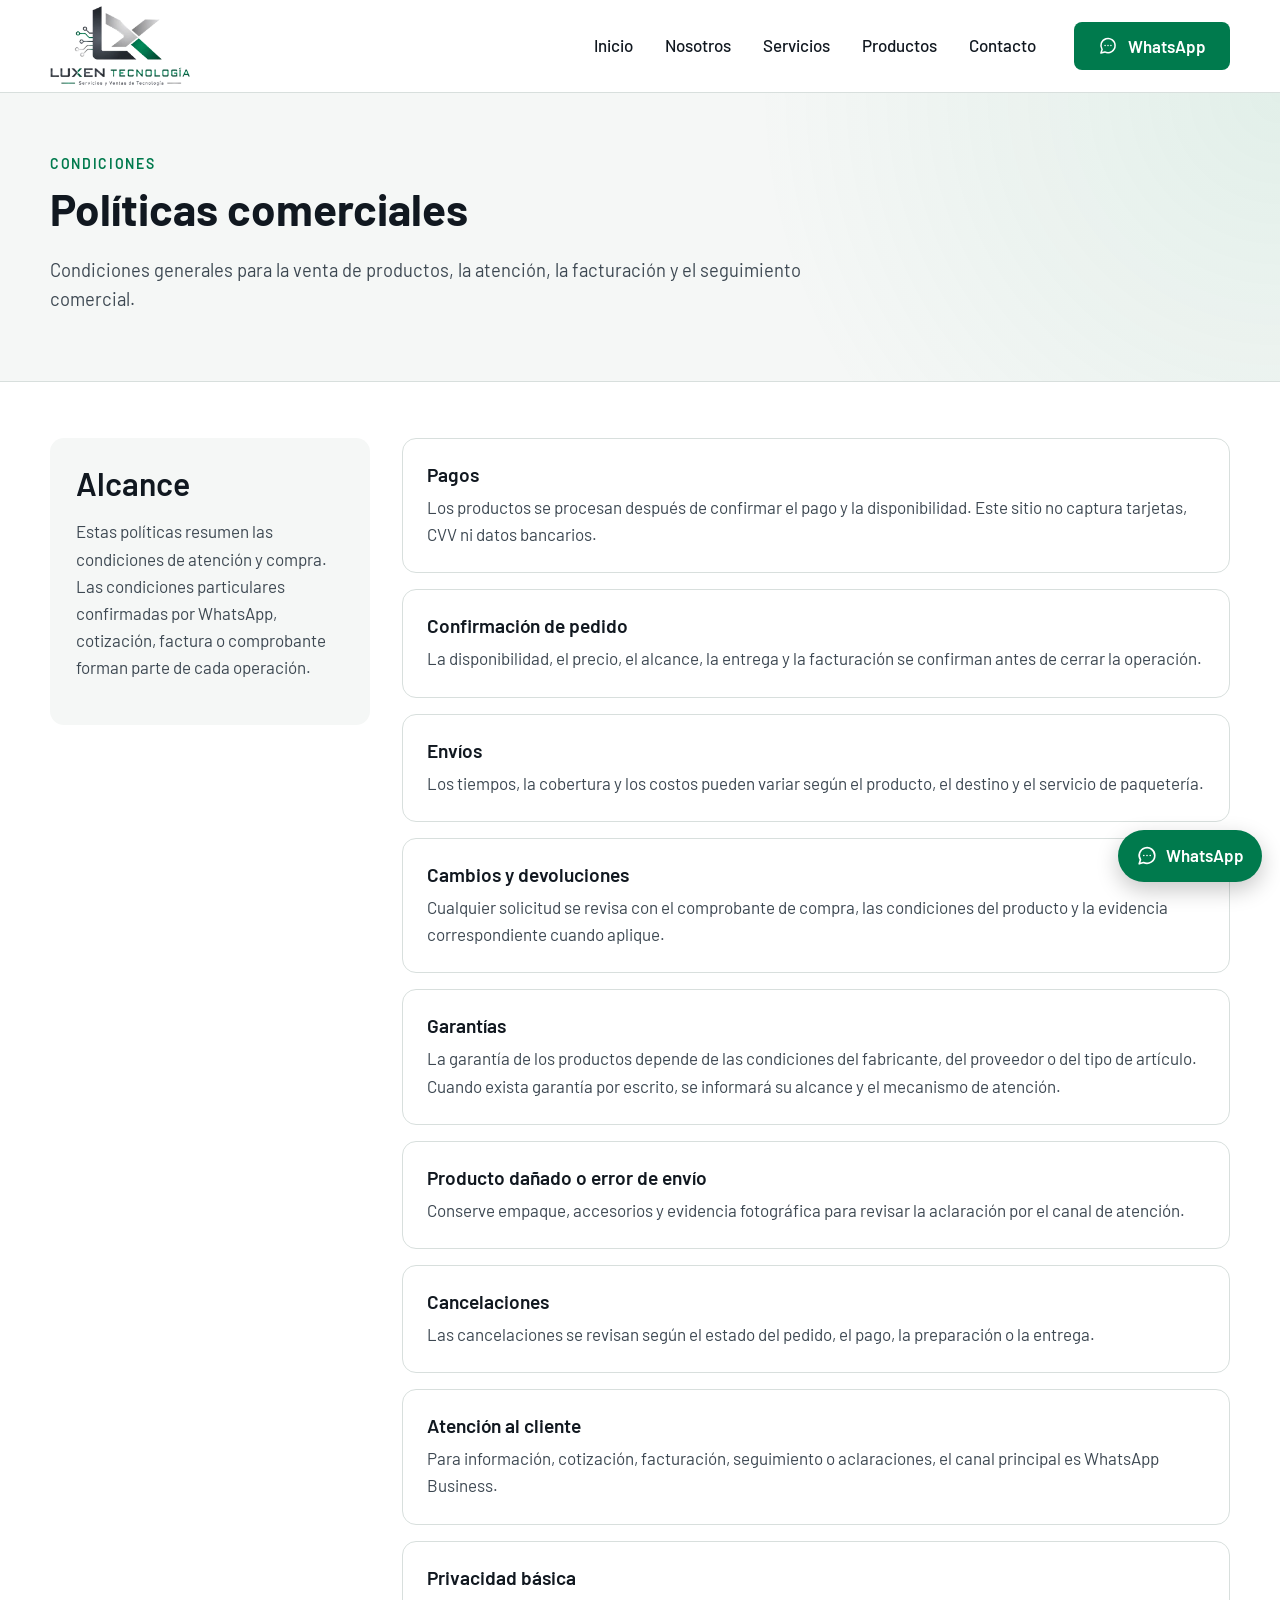
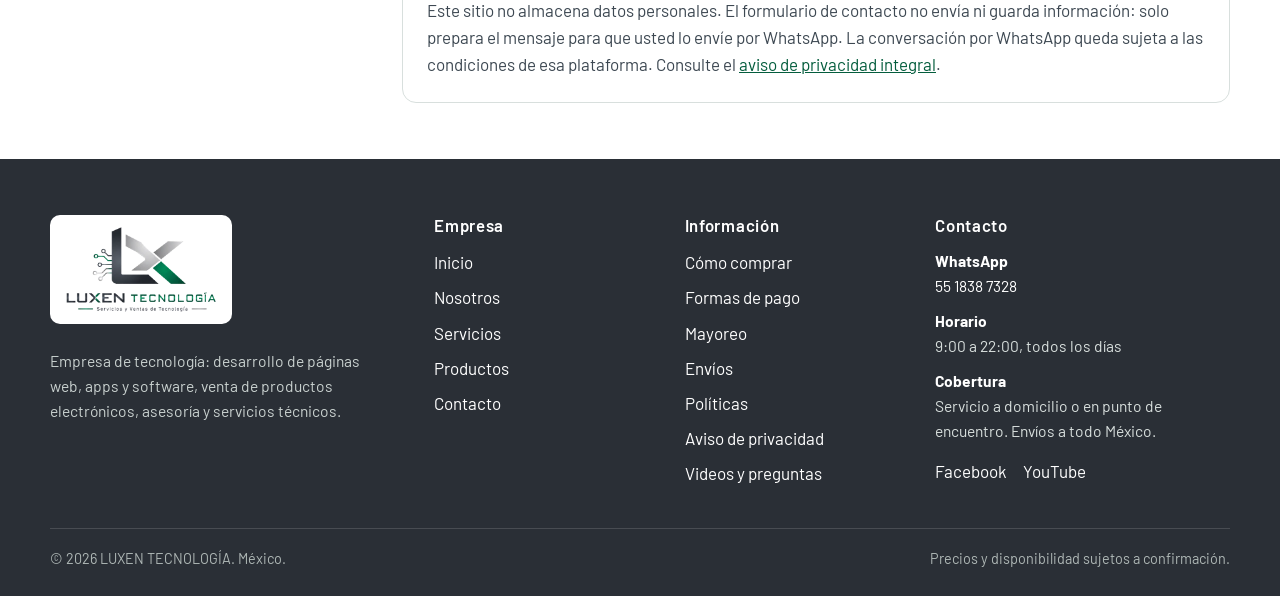
<file: politicas.html>
<!doctype html>
<html lang="es-MX">
  <head>
    <meta charset="utf-8">
    <meta name="viewport" content="width=device-width, initial-scale=1">
    <title>Políticas comerciales | LUXEN TECNOLOGÍA</title>
    <meta name="description" content="Políticas comerciales de LUXEN TECNOLOGÍA: pagos, confirmación de pedidos, envíos, cambios y devoluciones, garantías, cancelaciones y privacidad.">
    <link rel="canonical" href="https://tecnologicaluxen.com/politicas.html">
    <meta property="og:type" content="website">
    <meta property="og:site_name" content="LUXEN TECNOLOGÍA">
    <meta property="og:locale" content="es_MX">
    <meta property="og:title" content="Políticas comerciales | LUXEN TECNOLOGÍA">
    <meta property="og:description" content="Políticas comerciales de LUXEN TECNOLOGÍA: pagos, confirmación de pedidos, envíos, cambios y devoluciones, garantías, cancelaciones y privacidad.">
    <meta property="og:url" content="https://tecnologicaluxen.com/politicas.html">
    <meta property="og:image" content="https://tecnologicaluxen.com/assets/og-luxen.jpg">
    <meta property="og:image:width" content="1200">
    <meta property="og:image:height" content="630">
    <meta property="og:image:alt" content="Logotipo de LUXEN TECNOLOGÍA">
    <meta name="twitter:card" content="summary_large_image">
    <meta name="theme-color" content="#007A4D">
    <link rel="icon" href="favicon.ico" sizes="any">
    <link rel="icon" type="image/png" sizes="32x32" href="assets/logo/favicon-32.png">
    <link rel="icon" type="image/png" sizes="192x192" href="assets/logo/favicon.png">
    <link rel="apple-touch-icon" href="assets/logo/apple-touch-icon.png">
    <link rel="preload" href="assets/fonts/barlow-regular.woff2" as="font" type="font/woff2" crossorigin>
    <link rel="preload" href="assets/fonts/barlow-semibold.woff2" as="font" type="font/woff2" crossorigin>
    <link rel="stylesheet" href="css/styles.css">
    <script src="js/main.js" defer></script>
  </head>
  <body data-page="politicas">
    <a class="skip-link" href="#contenido">Saltar al contenido</a>
    <header id="site-header" class="site-header"></header>

    <main id="contenido" class="page-main">
      <section class="page-hero">
        <div class="section-inner">
          <span class="eyebrow">Condiciones</span>
          <h1>Políticas comerciales</h1>
          <p>Condiciones generales para la venta de productos, la atención, la facturación y el seguimiento comercial.</p>
        </div>
      </section>
      <section class="content-section page-layout">
        <aside class="page-aside">
          <h2>Alcance</h2>
          <p>Estas políticas resumen las condiciones de atención y compra. Las condiciones particulares confirmadas por WhatsApp, cotización, factura o comprobante forman parte de cada operación.</p>
        </aside>
        <div class="policy-list"><article class="policy-item"><h2>Pagos</h2><p>Los productos se procesan después de confirmar el pago y la disponibilidad. Este sitio no captura tarjetas, CVV ni datos bancarios.</p></article><article class="policy-item"><h2>Confirmación de pedido</h2><p>La disponibilidad, el precio, el alcance, la entrega y la facturación se confirman antes de cerrar la operación.</p></article><article class="policy-item"><h2>Envíos</h2><p>Los tiempos, la cobertura y los costos pueden variar según el producto, el destino y el servicio de paquetería.</p></article><article class="policy-item"><h2>Cambios y devoluciones</h2><p>Cualquier solicitud se revisa con el comprobante de compra, las condiciones del producto y la evidencia correspondiente cuando aplique.</p></article><article class="policy-item"><h2>Garantías</h2><p>La garantía de los productos depende de las condiciones del fabricante, del proveedor o del tipo de artículo. Cuando exista garantía por escrito, se informará su alcance y el mecanismo de atención.</p></article><article class="policy-item"><h2>Producto dañado o error de envío</h2><p>Conserve empaque, accesorios y evidencia fotográfica para revisar la aclaración por el canal de atención.</p></article><article class="policy-item"><h2>Cancelaciones</h2><p>Las cancelaciones se revisan según el estado del pedido, el pago, la preparación o la entrega.</p></article><article class="policy-item"><h2>Atención al cliente</h2><p>Para información, cotización, facturación, seguimiento o aclaraciones, el canal principal es WhatsApp Business.</p></article><article class="policy-item"><h2>Privacidad básica</h2><p>Este sitio no almacena datos personales. El formulario de contacto no envía ni guarda información: solo prepara el mensaje para que usted lo envíe por WhatsApp. La conversación por WhatsApp queda sujeta a las condiciones de esa plataforma. Consulte el <a href="aviso-de-privacidad.html">aviso de privacidad integral</a>.</p></article></div>
      </section>
    </main>

    <footer id="site-footer" class="site-footer"></footer>
  </body>
</html>
</file>
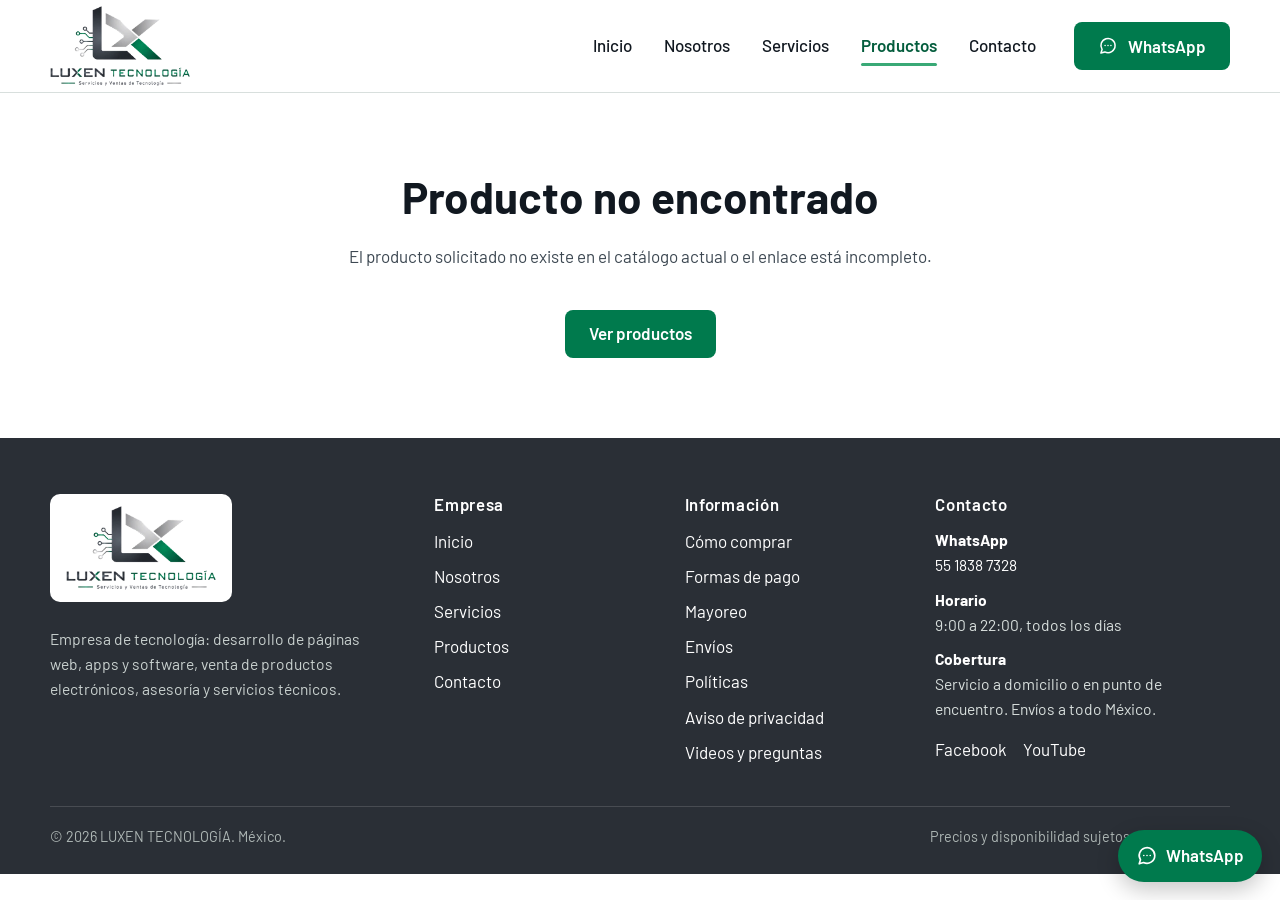
<file: producto.html>
<!doctype html>
<html lang="es-MX">
  <head>
    <meta charset="utf-8">
    <meta name="viewport" content="width=device-width, initial-scale=1">
    <title>Producto | LUXEN TECNOLOGÍA</title>
    <meta name="description" content="Detalle de producto de LUXEN TECNOLOGÍA: precio por pieza, características, cotización por mayoreo y compra por WhatsApp.">
    <meta property="og:type" content="product">
    <meta property="og:site_name" content="LUXEN TECNOLOGÍA">
    <meta property="og:locale" content="es_MX">
    <meta property="og:title" content="Producto | LUXEN TECNOLOGÍA">
    <meta property="og:description" content="Detalle de producto de LUXEN TECNOLOGÍA: precio por pieza, características, cotización por mayoreo y compra por WhatsApp.">
    <meta property="og:image" content="https://tecnologicaluxen.com/assets/og-luxen.jpg">
    <meta property="og:image:width" content="1200">
    <meta property="og:image:height" content="630">
    <meta property="og:image:alt" content="Logotipo de LUXEN TECNOLOGÍA">
    <meta name="twitter:card" content="summary_large_image">
    <meta name="theme-color" content="#007A4D">
    <link rel="icon" href="favicon.ico" sizes="any">
    <link rel="icon" type="image/png" sizes="32x32" href="assets/logo/favicon-32.png">
    <link rel="icon" type="image/png" sizes="192x192" href="assets/logo/favicon.png">
    <link rel="apple-touch-icon" href="assets/logo/apple-touch-icon.png">
    <link rel="preload" href="assets/fonts/barlow-regular.woff2" as="font" type="font/woff2" crossorigin>
    <link rel="preload" href="assets/fonts/barlow-semibold.woff2" as="font" type="font/woff2" crossorigin>
    <link rel="stylesheet" href="css/styles.css">
    <script src="js/main.js" defer></script>
    <script src="js/producto.js" defer></script>
  </head>
  <body data-page="catalogo">
    <a class="skip-link" href="#contenido">Saltar al contenido</a>
    <header id="site-header" class="site-header"></header>

    <main id="contenido" class="page-main">
      <div id="product-root" aria-live="polite"></div>
    </main>

    <footer id="site-footer" class="site-footer"></footer>
  </body>
</html>
</file>
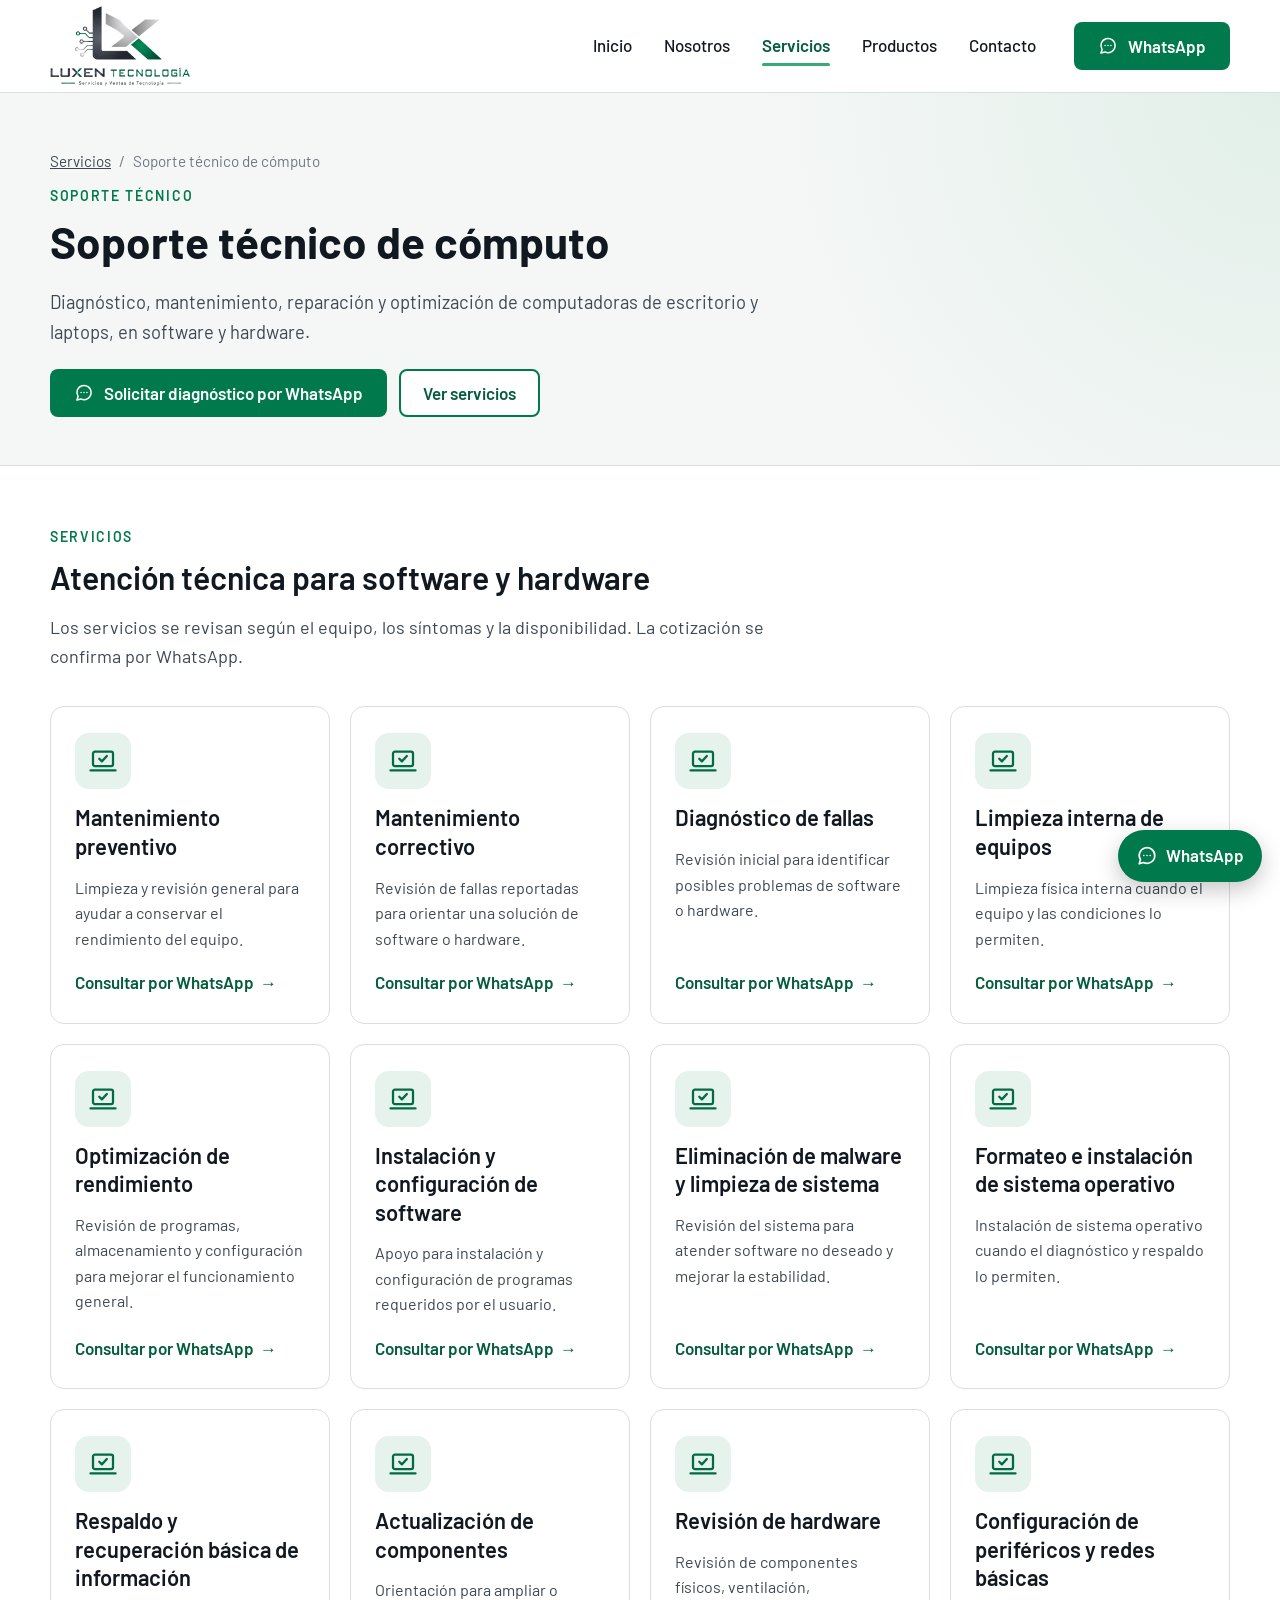
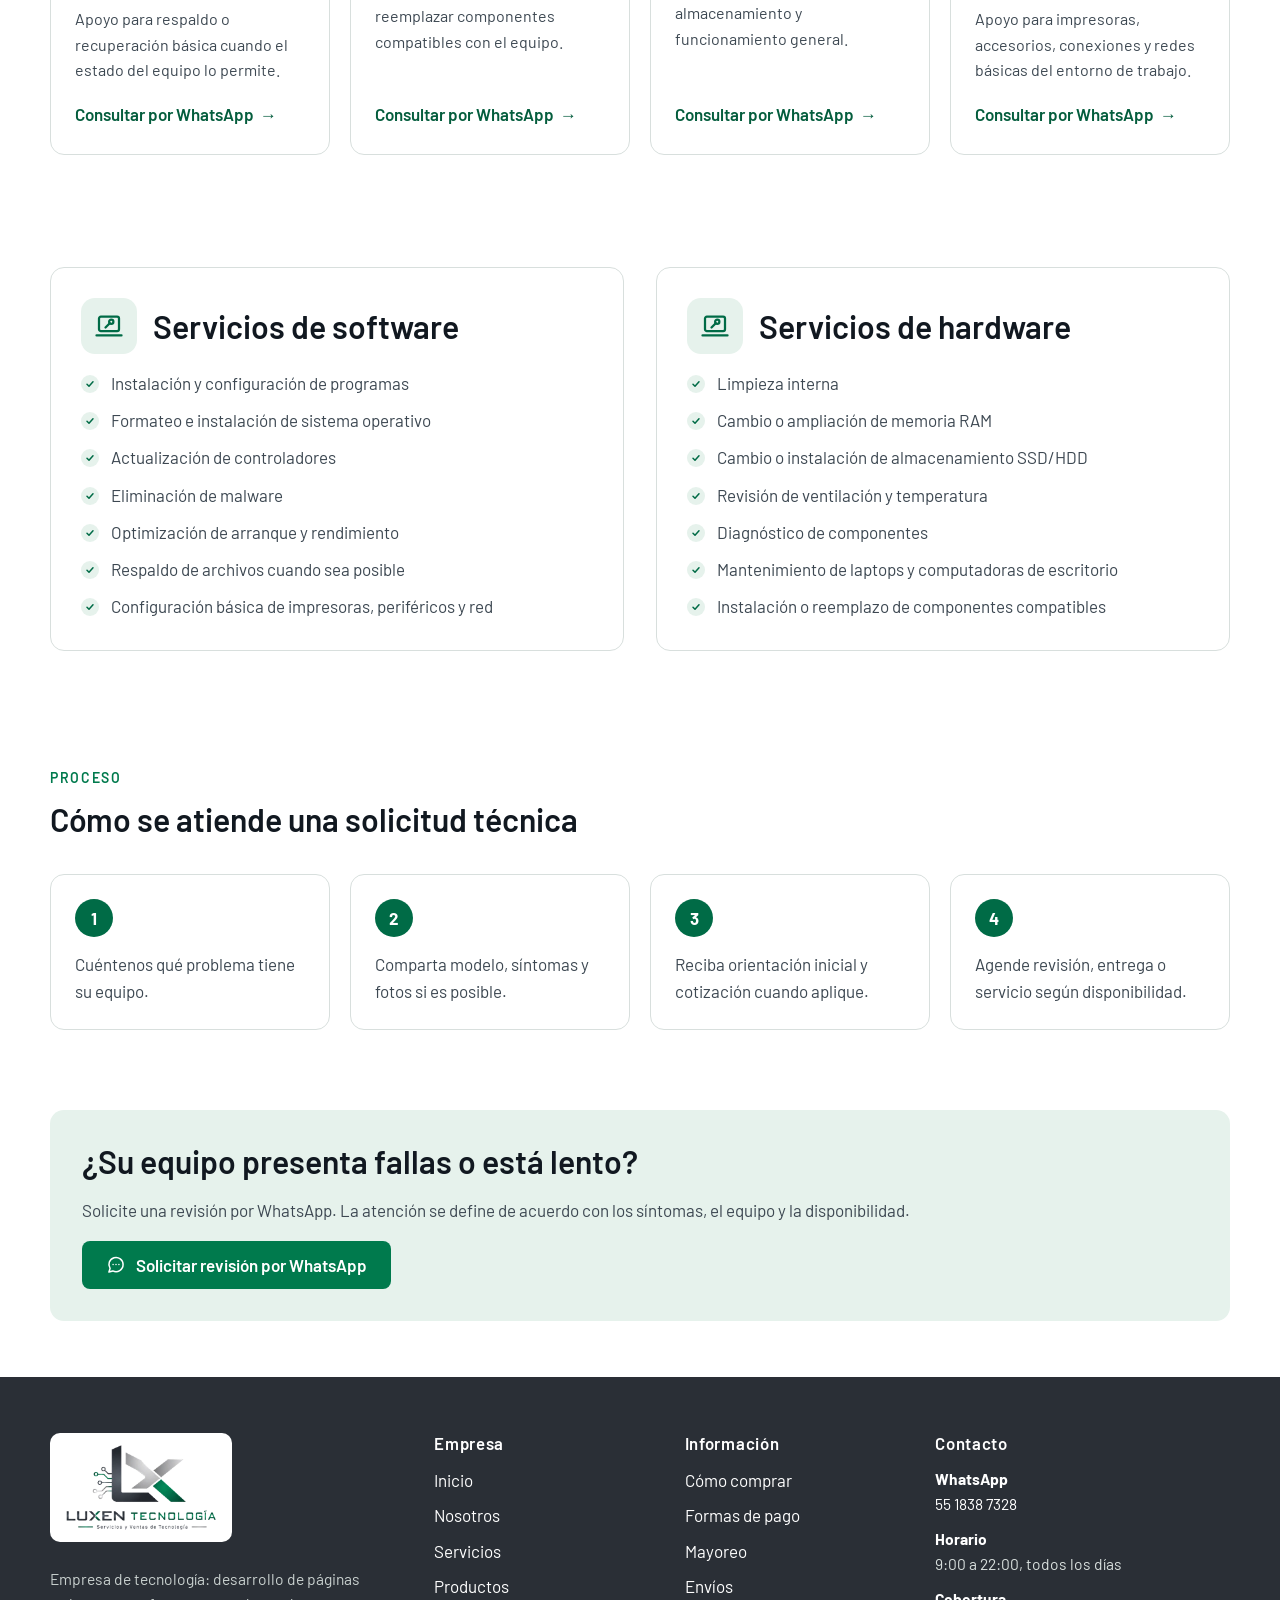
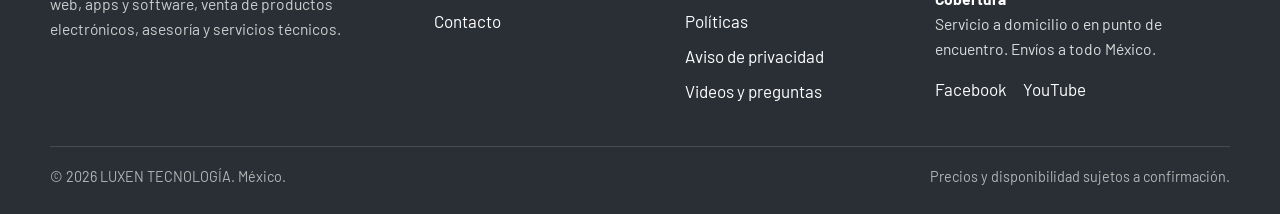
<file: servicios-tecnicos.html>
<!doctype html>
<html lang="es-MX">
  <head>
    <meta charset="utf-8">
    <meta name="viewport" content="width=device-width, initial-scale=1">
    <title>Soporte técnico de cómputo: diagnóstico, mantenimiento y reparación | LUXEN TECNOLOGÍA</title>
    <meta name="description" content="Soporte técnico para computadoras y laptops: diagnóstico, mantenimiento, formateo, eliminación de malware, ampliación de RAM y SSD. Cotización por WhatsApp.">
    <link rel="canonical" href="https://tecnologicaluxen.com/servicios-tecnicos.html">
    <meta property="og:type" content="website">
    <meta property="og:site_name" content="LUXEN TECNOLOGÍA">
    <meta property="og:locale" content="es_MX">
    <meta property="og:title" content="Soporte técnico de cómputo: diagnóstico, mantenimiento y reparación | LUXEN TECNOLOGÍA">
    <meta property="og:description" content="Soporte técnico para computadoras y laptops: diagnóstico, mantenimiento, formateo, eliminación de malware, ampliación de RAM y SSD. Cotización por WhatsApp.">
    <meta property="og:url" content="https://tecnologicaluxen.com/servicios-tecnicos.html">
    <meta property="og:image" content="https://tecnologicaluxen.com/assets/og-luxen.jpg">
    <meta property="og:image:width" content="1200">
    <meta property="og:image:height" content="630">
    <meta property="og:image:alt" content="Logotipo de LUXEN TECNOLOGÍA">
    <meta name="twitter:card" content="summary_large_image">
    <meta name="theme-color" content="#007A4D">
    <link rel="icon" href="favicon.ico" sizes="any">
    <link rel="icon" type="image/png" sizes="32x32" href="assets/logo/favicon-32.png">
    <link rel="icon" type="image/png" sizes="192x192" href="assets/logo/favicon.png">
    <link rel="apple-touch-icon" href="assets/logo/apple-touch-icon.png">
    <link rel="preload" href="assets/fonts/barlow-regular.woff2" as="font" type="font/woff2" crossorigin>
    <link rel="preload" href="assets/fonts/barlow-semibold.woff2" as="font" type="font/woff2" crossorigin>
    <link rel="stylesheet" href="css/styles.css">
    <script src="js/main.js" defer></script>
    <script src="js/servicios.js" defer></script>
  </head>
  <body data-page="servicios-tecnicos">
    <a class="skip-link" href="#contenido">Saltar al contenido</a>
    <header id="site-header" class="site-header"></header>

    <main id="contenido" class="page-main">
      <section class="page-hero service-hero">
        <div class="section-inner">
          <nav class="breadcrumb" aria-label="Ruta" style="padding-top:0"><a href="servicios.html">Servicios</a><span aria-hidden="true">/</span><span>Soporte técnico de cómputo</span></nav>
          <span class="eyebrow">Soporte técnico</span>
          <h1>Soporte técnico de cómputo</h1>
          <p>Diagnóstico, mantenimiento, reparación y optimización de computadoras de escritorio y laptops, en software y hardware.</p>
          <div class="hero-actions">
            <a id="service-hero-whatsapp" class="button button-primary whatsapp-button" href="contacto.html"><svg viewBox="0 0 24 24" fill="none" stroke="currentColor" stroke-width="1.8" stroke-linecap="round" stroke-linejoin="round" aria-hidden="true" focusable="false"><path d="M20.5 11.5a8.5 8.5 0 0 1-12.3 7.6L3.5 20.5l1.4-4.4A8.5 8.5 0 1 1 20.5 11.5z"/><path d="M8.5 11.5h.01M12 11.5h.01M15.5 11.5h.01"/></svg>Solicitar diagnóstico por WhatsApp</a>
            <a class="button button-secondary" href="#servicios-detalle">Ver servicios</a>
          </div>
        </div>
      </section>

      <section id="servicios-detalle" class="content-section">
        <div class="section-heading">
          <span class="eyebrow">Servicios</span>
          <h2>Atención técnica para software y hardware</h2>
          <p>Los servicios se revisan según el equipo, los síntomas y la disponibilidad. La cotización se confirma por WhatsApp.</p>
        </div>
        <div id="services-grid" class="services-grid" aria-live="polite"></div>
      </section>

      <section class="content-section two-column">
        <article class="panel">
          <div class="service-detail__head"><span class="icon-badge"><svg viewBox="0 0 24 24" fill="none" stroke="currentColor" stroke-width="1.8" stroke-linecap="round" stroke-linejoin="round" aria-hidden="true" focusable="false"><rect x="4" y="4.5" width="16" height="11.5" rx="1.5"/><path d="M2 19.5h20"/><circle cx="13.8" cy="8.6" r="1.7"/><path d="m12.6 9.8-3.4 3.4"/></svg></span><h2>Servicios de software</h2></div>
          <ul class="check-list"><li>Instalación y configuración de programas</li><li>Formateo e instalación de sistema operativo</li><li>Actualización de controladores</li><li>Eliminación de malware</li><li>Optimización de arranque y rendimiento</li><li>Respaldo de archivos cuando sea posible</li><li>Configuración básica de impresoras, periféricos y red</li></ul>
        </article>
        <article class="panel">
          <div class="service-detail__head"><span class="icon-badge"><svg viewBox="0 0 24 24" fill="none" stroke="currentColor" stroke-width="1.8" stroke-linecap="round" stroke-linejoin="round" aria-hidden="true" focusable="false"><rect x="4" y="4.5" width="16" height="11.5" rx="1.5"/><path d="M2 19.5h20"/><circle cx="13.8" cy="8.6" r="1.7"/><path d="m12.6 9.8-3.4 3.4"/></svg></span><h2>Servicios de hardware</h2></div>
          <ul class="check-list"><li>Limpieza interna</li><li>Cambio o ampliación de memoria RAM</li><li>Cambio o instalación de almacenamiento SSD/HDD</li><li>Revisión de ventilación y temperatura</li><li>Diagnóstico de componentes</li><li>Mantenimiento de laptops y computadoras de escritorio</li><li>Instalación o reemplazo de componentes compatibles</li></ul>
        </article>
      </section>

      <section class="content-section">
        <div class="section-heading">
          <span class="eyebrow">Proceso</span>
          <h2>Cómo se atiende una solicitud técnica</h2>
        </div>
        <div class="steps-grid"><article class="step-item"><span class="step-number">1</span><p>Cuéntenos qué problema tiene su equipo.</p></article><article class="step-item"><span class="step-number">2</span><p>Comparta modelo, síntomas y fotos si es posible.</p></article><article class="step-item"><span class="step-number">3</span><p>Reciba orientación inicial y cotización cuando aplique.</p></article><article class="step-item"><span class="step-number">4</span><p>Agende revisión, entrega o servicio según disponibilidad.</p></article></div>
      </section>

      <section class="content-section notice-band service-final-cta">
        <h2>¿Su equipo presenta fallas o está lento?</h2>
        <p>Solicite una revisión por WhatsApp. La atención se define de acuerdo con los síntomas, el equipo y la disponibilidad.</p>
        <a id="service-final-whatsapp" class="button button-primary whatsapp-button" href="contacto.html"><svg viewBox="0 0 24 24" fill="none" stroke="currentColor" stroke-width="1.8" stroke-linecap="round" stroke-linejoin="round" aria-hidden="true" focusable="false"><path d="M20.5 11.5a8.5 8.5 0 0 1-12.3 7.6L3.5 20.5l1.4-4.4A8.5 8.5 0 1 1 20.5 11.5z"/><path d="M8.5 11.5h.01M12 11.5h.01M15.5 11.5h.01"/></svg>Solicitar revisión por WhatsApp</a>
      </section>
    </main>

    <footer id="site-footer" class="site-footer"></footer>
  </body>
</html>
</file>
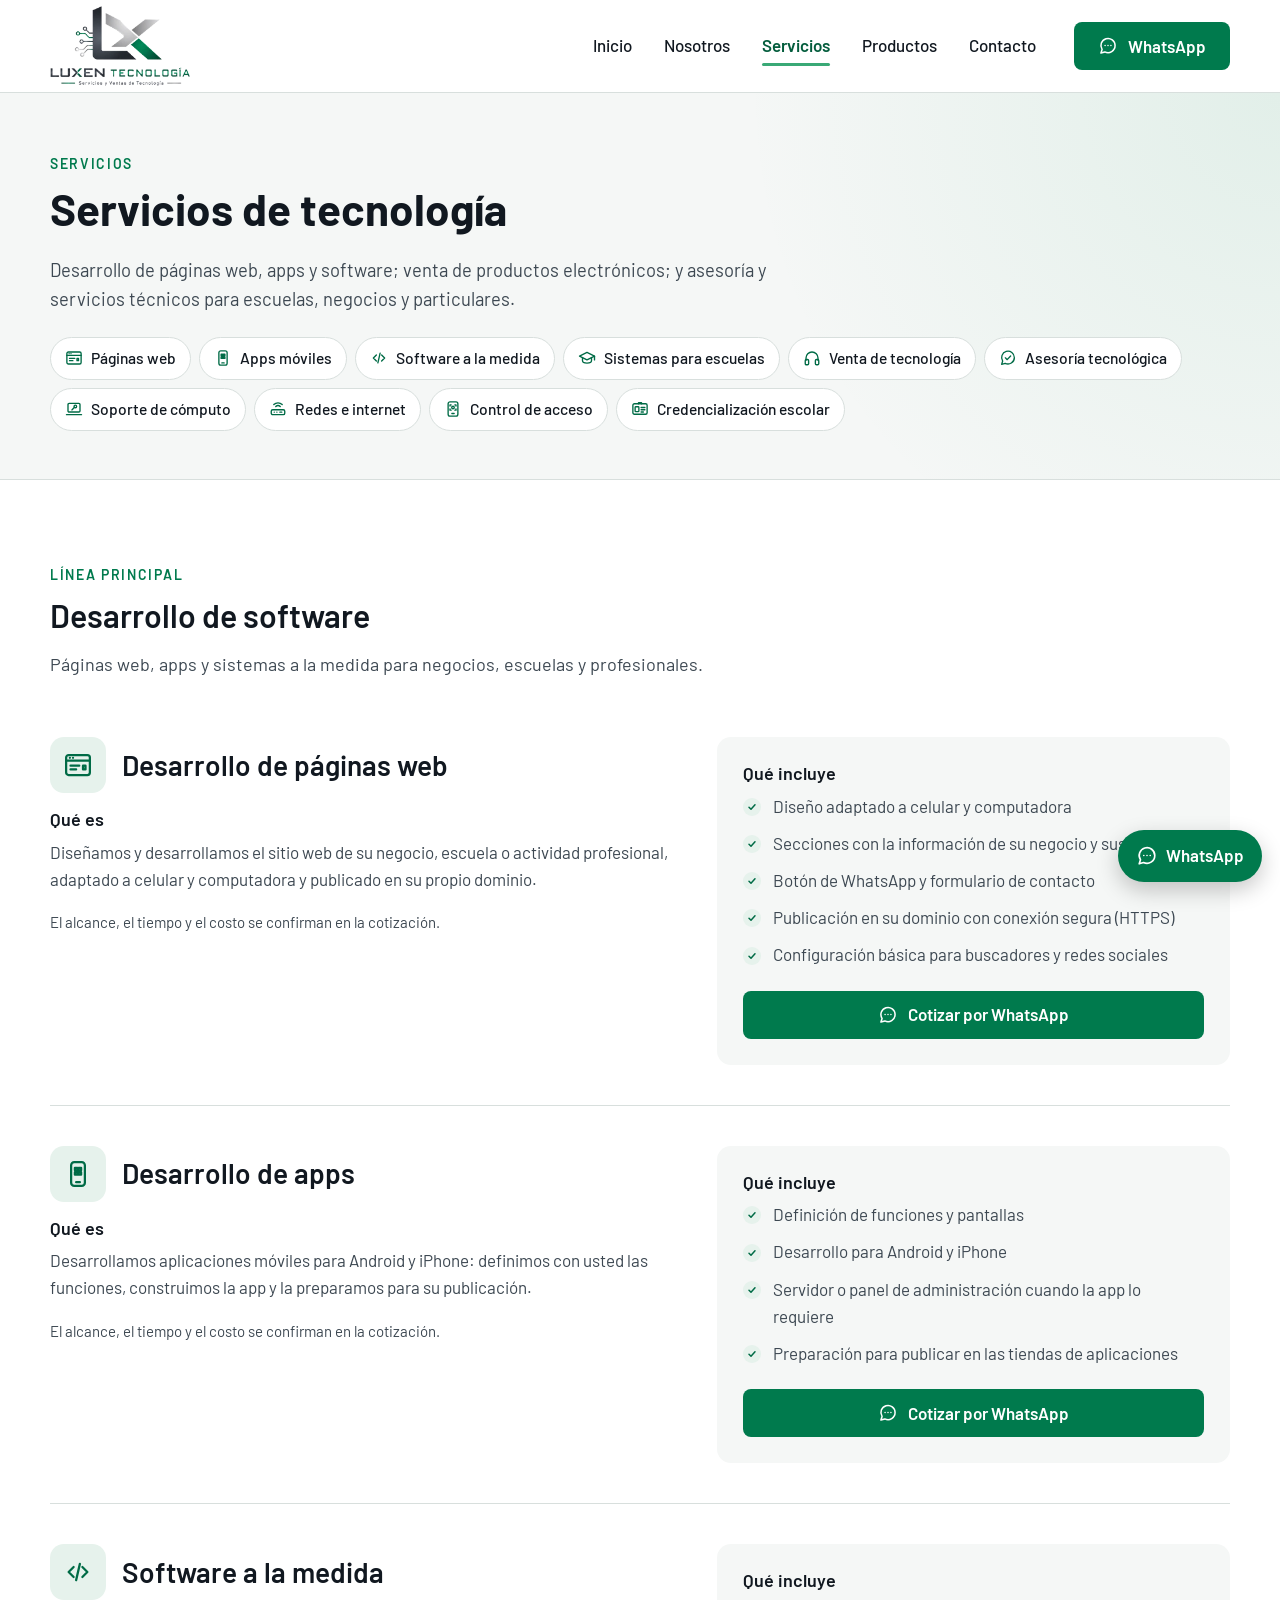
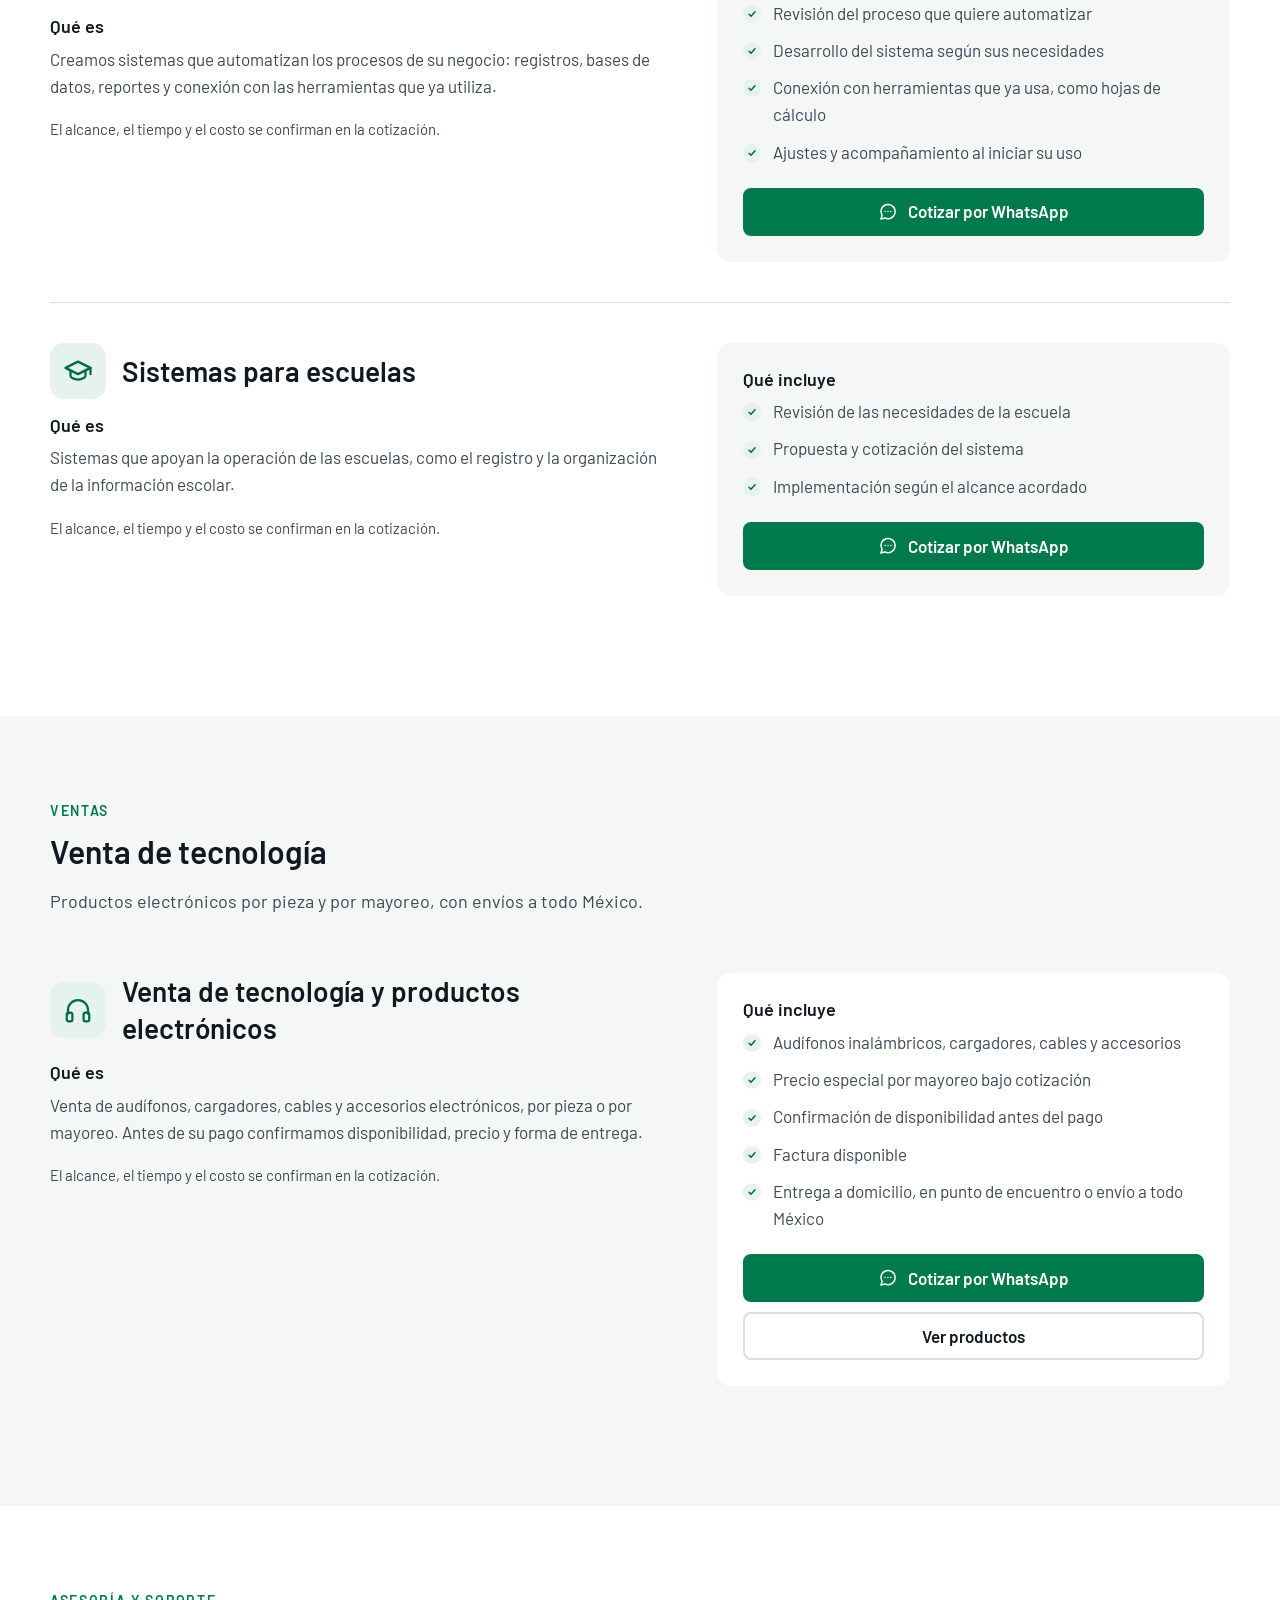
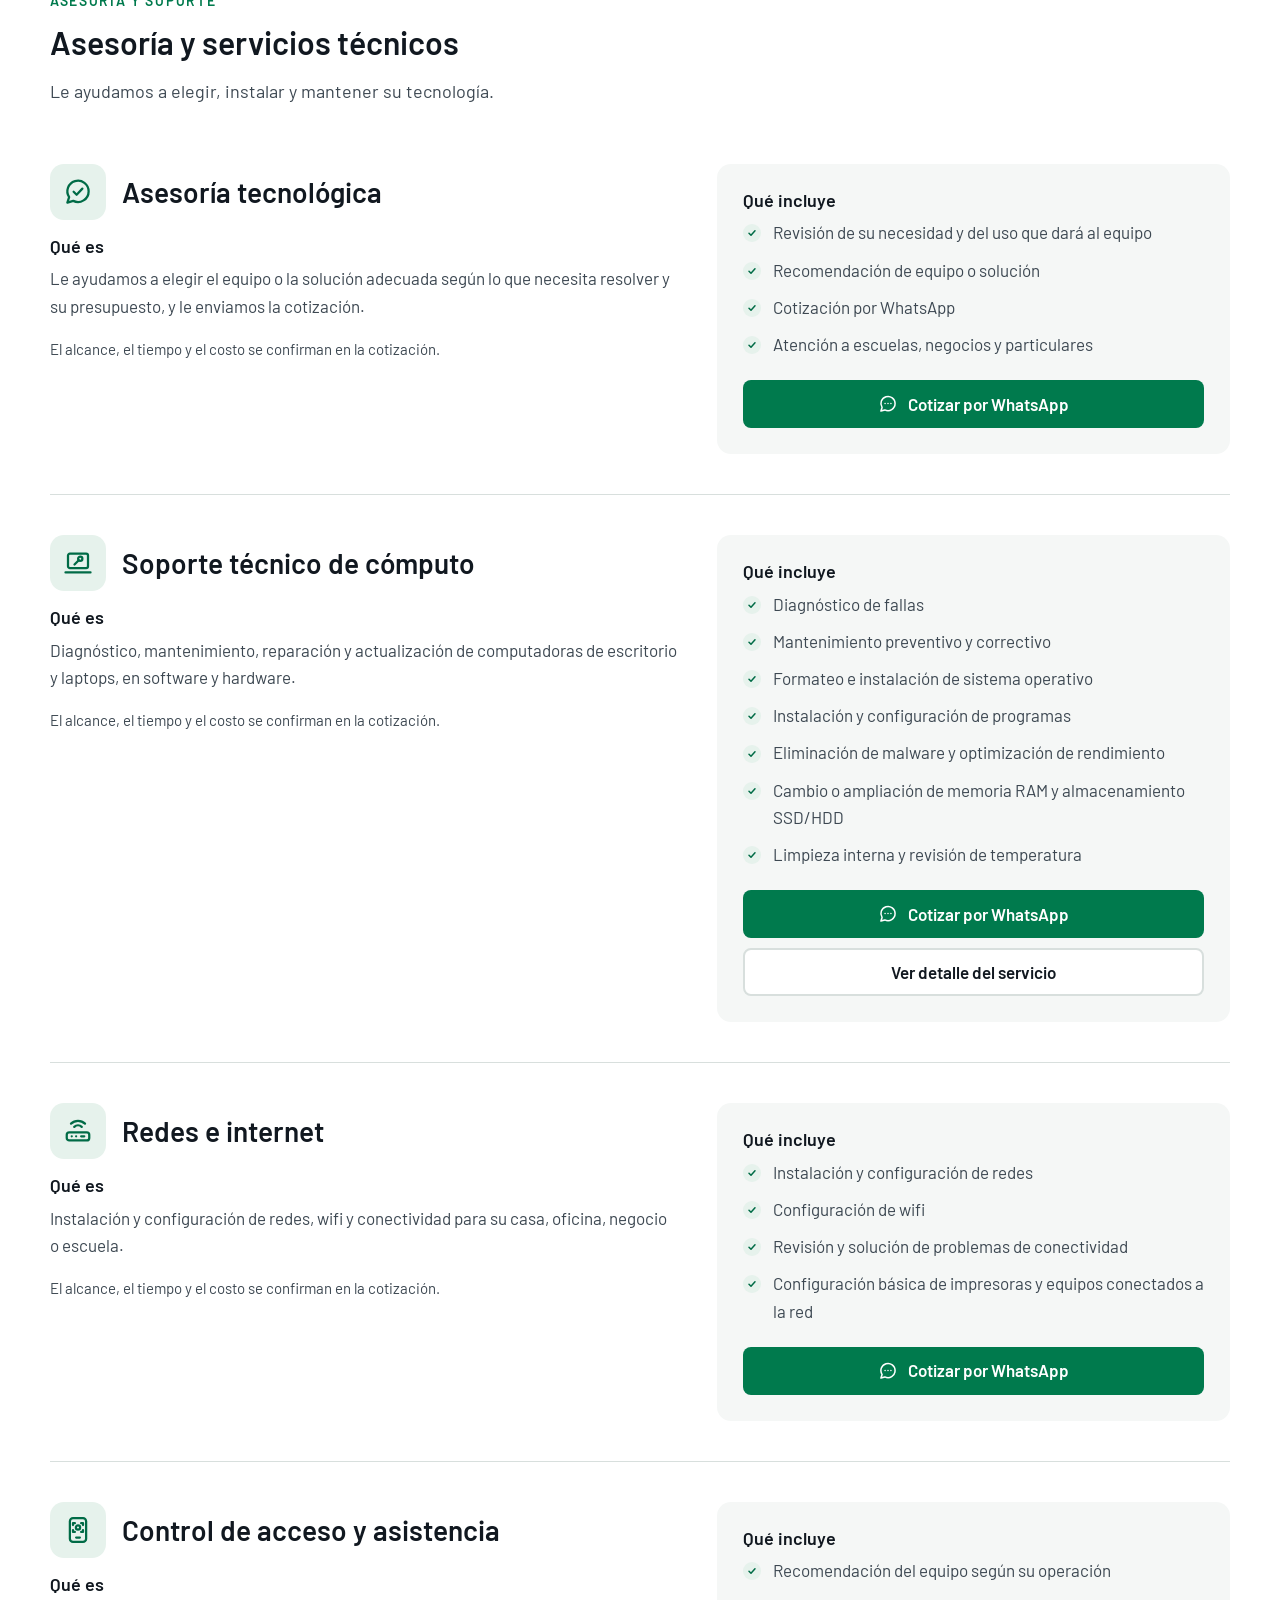
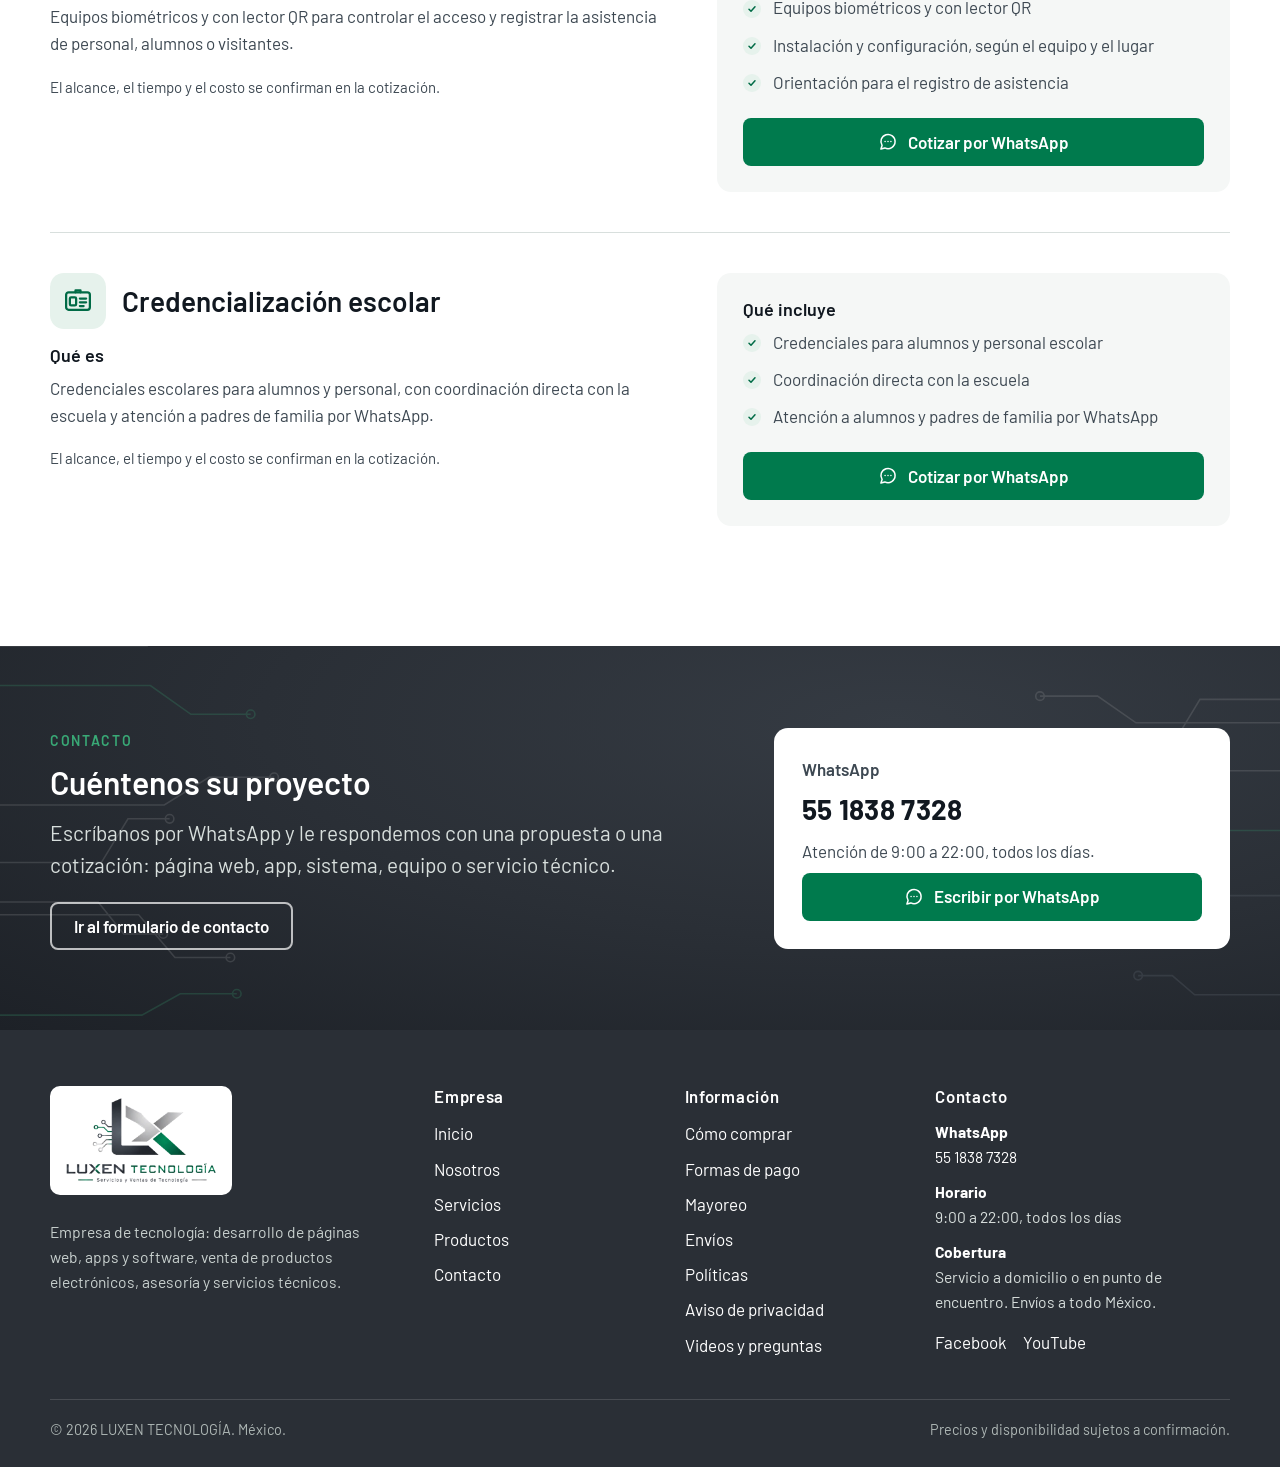
<file: servicios.html>
<!doctype html>
<html lang="es-MX">
  <head>
    <meta charset="utf-8">
    <meta name="viewport" content="width=device-width, initial-scale=1">
    <title>Desarrollo web, apps, software y servicios de tecnología | LUXEN TECNOLOGÍA</title>
    <meta name="description" content="Desarrollo de páginas web, apps y software a la medida, sistemas para escuelas, venta de productos electrónicos, asesoría tecnológica, soporte de cómputo, redes, control de acceso y credencialización escolar.">
    <link rel="canonical" href="https://tecnologicaluxen.com/servicios.html">
    <meta property="og:type" content="website">
    <meta property="og:site_name" content="LUXEN TECNOLOGÍA">
    <meta property="og:locale" content="es_MX">
    <meta property="og:title" content="Desarrollo web, apps, software y servicios de tecnología | LUXEN TECNOLOGÍA">
    <meta property="og:description" content="Desarrollo de páginas web, apps y software a la medida, sistemas para escuelas, venta de productos electrónicos, asesoría tecnológica, soporte de cómputo, redes, control de acceso y credencialización escolar.">
    <meta property="og:url" content="https://tecnologicaluxen.com/servicios.html">
    <meta property="og:image" content="https://tecnologicaluxen.com/assets/og-luxen.jpg">
    <meta property="og:image:width" content="1200">
    <meta property="og:image:height" content="630">
    <meta property="og:image:alt" content="Logotipo de LUXEN TECNOLOGÍA">
    <meta name="twitter:card" content="summary_large_image">
    <meta name="theme-color" content="#007A4D">
    <link rel="icon" href="favicon.ico" sizes="any">
    <link rel="icon" type="image/png" sizes="32x32" href="assets/logo/favicon-32.png">
    <link rel="icon" type="image/png" sizes="192x192" href="assets/logo/favicon.png">
    <link rel="apple-touch-icon" href="assets/logo/apple-touch-icon.png">
    <link rel="preload" href="assets/fonts/barlow-regular.woff2" as="font" type="font/woff2" crossorigin>
    <link rel="preload" href="assets/fonts/barlow-semibold.woff2" as="font" type="font/woff2" crossorigin>
    <link rel="stylesheet" href="css/styles.css">
    <script src="js/main.js" defer></script>
  </head>
  <body data-page="servicios">
    <a class="skip-link" href="#contenido">Saltar al contenido</a>
    <header id="site-header" class="site-header"></header>

    <main id="contenido" class="page-main">
      <section class="page-hero">
        <div class="section-inner">
          <span class="eyebrow">Servicios</span>
          <h1>Servicios de tecnología</h1>
          <p>Desarrollo de páginas web, apps y software; venta de productos electrónicos; y asesoría y servicios técnicos para escuelas, negocios y particulares.</p>
          <ul class="chips" aria-label="Ir a un servicio"><li><a href="#paginas-web"><svg viewBox="0 0 24 24" fill="none" stroke="currentColor" stroke-width="1.8" stroke-linecap="round" stroke-linejoin="round" aria-hidden="true" focusable="false"><rect x="2.5" y="4" width="19" height="16" rx="2"/><path d="M2.5 8.5h19"/><path d="M5.5 6.25h.01M8 6.25h.01"/><path d="M6 12.5h7M6 15.5h4.5"/><path d="M16 12.5h2v3h-2z"/></svg>Páginas web</a></li><li><a href="#apps"><svg viewBox="0 0 24 24" fill="none" stroke="currentColor" stroke-width="1.8" stroke-linecap="round" stroke-linejoin="round" aria-hidden="true" focusable="false"><rect x="6.5" y="2.5" width="11" height="19" rx="2.5"/><path d="M10.5 18.5h3"/><path d="M9.5 7h2v2h-2zM12.5 7h2v2h-2zM9.5 10.5h2v2h-2zM12.5 10.5h2v2h-2z"/></svg>Apps móviles</a></li><li><a href="#software"><svg viewBox="0 0 24 24" fill="none" stroke="currentColor" stroke-width="1.8" stroke-linecap="round" stroke-linejoin="round" aria-hidden="true" focusable="false"><path d="m8.5 8-4 4 4 4"/><path d="m15.5 8 4 4-4 4"/><path d="m13.5 5.5-3 13"/></svg>Software a la medida</a></li><li><a href="#sistemas-escolares"><svg viewBox="0 0 24 24" fill="none" stroke="currentColor" stroke-width="1.8" stroke-linecap="round" stroke-linejoin="round" aria-hidden="true" focusable="false"><path d="M2 9.5 12 4.5l10 5-10 5z"/><path d="M6 11.5v4.3c0 1.5 2.7 3 6 3s6-1.5 6-3v-4.3"/><path d="M22 9.5v5"/></svg>Sistemas para escuelas</a></li><li><a href="#venta"><svg viewBox="0 0 24 24" fill="none" stroke="currentColor" stroke-width="1.8" stroke-linecap="round" stroke-linejoin="round" aria-hidden="true" focusable="false"><path d="M4 15v-3a8 8 0 0 1 16 0v3"/><rect x="3" y="14" width="4.5" height="7" rx="1.5"/><rect x="16.5" y="14" width="4.5" height="7" rx="1.5"/></svg>Venta de tecnología</a></li><li><a href="#asesoria"><svg viewBox="0 0 24 24" fill="none" stroke="currentColor" stroke-width="1.8" stroke-linecap="round" stroke-linejoin="round" aria-hidden="true" focusable="false"><path d="M20.5 11.5a8.5 8.5 0 0 1-12.3 7.6L3.5 20.5l1.4-4.4A8.5 8.5 0 1 1 20.5 11.5z"/><path d="m8.5 11.8 2.4 2.4 4.6-4.9"/></svg>Asesoría tecnológica</a></li><li><a href="#soporte"><svg viewBox="0 0 24 24" fill="none" stroke="currentColor" stroke-width="1.8" stroke-linecap="round" stroke-linejoin="round" aria-hidden="true" focusable="false"><rect x="4" y="4.5" width="16" height="11.5" rx="1.5"/><path d="M2 19.5h20"/><circle cx="13.8" cy="8.6" r="1.7"/><path d="m12.6 9.8-3.4 3.4"/></svg>Soporte de cómputo</a></li><li><a href="#redes"><svg viewBox="0 0 24 24" fill="none" stroke="currentColor" stroke-width="1.8" stroke-linecap="round" stroke-linejoin="round" aria-hidden="true" focusable="false"><rect x="3" y="13" width="18" height="6.5" rx="2"/><path d="M7 16.25h.01M10.5 16.25h.01"/><path d="M14.5 16.25H17"/><path d="M9 8.7a4.3 4.3 0 0 1 6 0"/><path d="M6.4 6.1a8 8 0 0 1 11.2 0"/></svg>Redes e internet</a></li><li><a href="#acceso"><svg viewBox="0 0 24 24" fill="none" stroke="currentColor" stroke-width="1.8" stroke-linecap="round" stroke-linejoin="round" aria-hidden="true" focusable="false"><rect x="5.5" y="2.5" width="13" height="19" rx="2.5"/><path d="M9.5 6.5h-1.5V8M14.5 6.5H16V8M9.5 13.5H8V12M14.5 13.5H16V12"/><circle cx="12" cy="10" r="1.7"/><path d="M10.5 18h3"/></svg>Control de acceso</a></li><li><a href="#credencializacion"><svg viewBox="0 0 24 24" fill="none" stroke="currentColor" stroke-width="1.8" stroke-linecap="round" stroke-linejoin="round" aria-hidden="true" focusable="false"><rect x="2.5" y="5" width="19" height="14" rx="2"/><rect x="5.5" y="9" width="5" height="6.5" rx="1"/><path d="M13.5 10h5M13.5 13h5M13.5 16h3"/><path d="M10 5V3.5h4V5"/></svg>Credencialización escolar</a></li></ul>
        </div>
      </section>

      <section id="desarrollo" class="section service-group" aria-labelledby="desarrollo-grupo">
        <div class="section-inner">
          <div class="section-heading" style="margin-bottom:8px">
            <span class="eyebrow">Línea principal</span>
            <h2 id="desarrollo-grupo">Desarrollo de software</h2>
            <p>Páginas web, apps y sistemas a la medida para negocios, escuelas y profesionales.</p>
          </div>
          <article id="paginas-web" class="service-detail" aria-labelledby="paginas-web-titulo">
            <div>
              <div class="service-detail__head"><span class="icon-badge"><svg viewBox="0 0 24 24" fill="none" stroke="currentColor" stroke-width="1.8" stroke-linecap="round" stroke-linejoin="round" aria-hidden="true" focusable="false"><rect x="2.5" y="4" width="19" height="16" rx="2"/><path d="M2.5 8.5h19"/><path d="M5.5 6.25h.01M8 6.25h.01"/><path d="M6 12.5h7M6 15.5h4.5"/><path d="M16 12.5h2v3h-2z"/></svg></span><h3 id="paginas-web-titulo">Desarrollo de páginas web</h3></div>
              <h4>Qué es</h4>
              <p>Diseñamos y desarrollamos el sitio web de su negocio, escuela o actividad profesional, adaptado a celular y computadora y publicado en su propio dominio.</p>
              <p class="note">El alcance, el tiempo y el costo se confirman en la cotización.</p>
            </div>
            <div class="service-detail__box">
              <h4>Qué incluye</h4>
              <ul class="check-list"><li>Diseño adaptado a celular y computadora</li><li>Secciones con la información de su negocio y sus servicios</li><li>Botón de WhatsApp y formulario de contacto</li><li>Publicación en su dominio con conexión segura (HTTPS)</li><li>Configuración básica para buscadores y redes sociales</li></ul>
              <a class="button button-primary" href="contacto.html" data-whatsapp-message="Hola, quiero cotizar una página web.&#10;&#10;Negocio o actividad:&#10;Qué necesito que tenga:&#10;Fecha deseada:"><svg viewBox="0 0 24 24" fill="none" stroke="currentColor" stroke-width="1.8" stroke-linecap="round" stroke-linejoin="round" aria-hidden="true" focusable="false"><path d="M20.5 11.5a8.5 8.5 0 0 1-12.3 7.6L3.5 20.5l1.4-4.4A8.5 8.5 0 1 1 20.5 11.5z"/><path d="M8.5 11.5h.01M12 11.5h.01M15.5 11.5h.01"/></svg>Cotizar por WhatsApp</a>
              
            </div>
          </article>
          <article id="apps" class="service-detail" aria-labelledby="apps-titulo">
            <div>
              <div class="service-detail__head"><span class="icon-badge"><svg viewBox="0 0 24 24" fill="none" stroke="currentColor" stroke-width="1.8" stroke-linecap="round" stroke-linejoin="round" aria-hidden="true" focusable="false"><rect x="6.5" y="2.5" width="11" height="19" rx="2.5"/><path d="M10.5 18.5h3"/><path d="M9.5 7h2v2h-2zM12.5 7h2v2h-2zM9.5 10.5h2v2h-2zM12.5 10.5h2v2h-2z"/></svg></span><h3 id="apps-titulo">Desarrollo de apps</h3></div>
              <h4>Qué es</h4>
              <p>Desarrollamos aplicaciones móviles para Android y iPhone: definimos con usted las funciones, construimos la app y la preparamos para su publicación.</p>
              <p class="note">El alcance, el tiempo y el costo se confirman en la cotización.</p>
            </div>
            <div class="service-detail__box">
              <h4>Qué incluye</h4>
              <ul class="check-list"><li>Definición de funciones y pantallas</li><li>Desarrollo para Android y iPhone</li><li>Servidor o panel de administración cuando la app lo requiere</li><li>Preparación para publicar en las tiendas de aplicaciones</li></ul>
              <a class="button button-primary" href="contacto.html" data-whatsapp-message="Hola, quiero cotizar el desarrollo de una app.&#10;&#10;Idea o para qué la necesito:&#10;Android, iPhone o ambos:&#10;Fecha deseada:"><svg viewBox="0 0 24 24" fill="none" stroke="currentColor" stroke-width="1.8" stroke-linecap="round" stroke-linejoin="round" aria-hidden="true" focusable="false"><path d="M20.5 11.5a8.5 8.5 0 0 1-12.3 7.6L3.5 20.5l1.4-4.4A8.5 8.5 0 1 1 20.5 11.5z"/><path d="M8.5 11.5h.01M12 11.5h.01M15.5 11.5h.01"/></svg>Cotizar por WhatsApp</a>
              
            </div>
          </article>
          <article id="software" class="service-detail" aria-labelledby="software-titulo">
            <div>
              <div class="service-detail__head"><span class="icon-badge"><svg viewBox="0 0 24 24" fill="none" stroke="currentColor" stroke-width="1.8" stroke-linecap="round" stroke-linejoin="round" aria-hidden="true" focusable="false"><path d="m8.5 8-4 4 4 4"/><path d="m15.5 8 4 4-4 4"/><path d="m13.5 5.5-3 13"/></svg></span><h3 id="software-titulo">Software a la medida</h3></div>
              <h4>Qué es</h4>
              <p>Creamos sistemas que automatizan los procesos de su negocio: registros, bases de datos, reportes y conexión con las herramientas que ya utiliza.</p>
              <p class="note">El alcance, el tiempo y el costo se confirman en la cotización.</p>
            </div>
            <div class="service-detail__box">
              <h4>Qué incluye</h4>
              <ul class="check-list"><li>Revisión del proceso que quiere automatizar</li><li>Desarrollo del sistema según sus necesidades</li><li>Conexión con herramientas que ya usa, como hojas de cálculo</li><li>Ajustes y acompañamiento al iniciar su uso</li></ul>
              <a class="button button-primary" href="contacto.html" data-whatsapp-message="Hola, quiero cotizar un sistema a la medida.&#10;&#10;Proceso que quiero automatizar:&#10;Herramientas que uso hoy:&#10;Fecha deseada:"><svg viewBox="0 0 24 24" fill="none" stroke="currentColor" stroke-width="1.8" stroke-linecap="round" stroke-linejoin="round" aria-hidden="true" focusable="false"><path d="M20.5 11.5a8.5 8.5 0 0 1-12.3 7.6L3.5 20.5l1.4-4.4A8.5 8.5 0 1 1 20.5 11.5z"/><path d="M8.5 11.5h.01M12 11.5h.01M15.5 11.5h.01"/></svg>Cotizar por WhatsApp</a>
              
            </div>
          </article>
          <article id="sistemas-escolares" class="service-detail" aria-labelledby="sistemas-escolares-titulo">
            <div>
              <div class="service-detail__head"><span class="icon-badge"><svg viewBox="0 0 24 24" fill="none" stroke="currentColor" stroke-width="1.8" stroke-linecap="round" stroke-linejoin="round" aria-hidden="true" focusable="false"><path d="M2 9.5 12 4.5l10 5-10 5z"/><path d="M6 11.5v4.3c0 1.5 2.7 3 6 3s6-1.5 6-3v-4.3"/><path d="M22 9.5v5"/></svg></span><h3 id="sistemas-escolares-titulo">Sistemas para escuelas</h3></div>
              <h4>Qué es</h4>
              <p>Sistemas que apoyan la operación de las escuelas, como el registro y la organización de la información escolar.</p>
              <p class="note">El alcance, el tiempo y el costo se confirman en la cotización.</p>
            </div>
            <div class="service-detail__box">
              <h4>Qué incluye</h4>
              <ul class="check-list"><li>Revisión de las necesidades de la escuela</li><li>Propuesta y cotización del sistema</li><li>Implementación según el alcance acordado</li></ul>
              <a class="button button-primary" href="contacto.html" data-whatsapp-message="Hola, quiero información sobre sistemas para escuelas.&#10;&#10;Escuela:&#10;Lo que necesitan resolver:&#10;Ciudad:"><svg viewBox="0 0 24 24" fill="none" stroke="currentColor" stroke-width="1.8" stroke-linecap="round" stroke-linejoin="round" aria-hidden="true" focusable="false"><path d="M20.5 11.5a8.5 8.5 0 0 1-12.3 7.6L3.5 20.5l1.4-4.4A8.5 8.5 0 1 1 20.5 11.5z"/><path d="M8.5 11.5h.01M12 11.5h.01M15.5 11.5h.01"/></svg>Cotizar por WhatsApp</a>
              
            </div>
          </article>
        </div>
      </section>
      <section id="venta-tecnologia" class="section service-group section--alt" aria-labelledby="venta-tecnologia-grupo">
        <div class="section-inner">
          <div class="section-heading" style="margin-bottom:8px">
            <span class="eyebrow">Ventas</span>
            <h2 id="venta-tecnologia-grupo">Venta de tecnología</h2>
            <p>Productos electrónicos por pieza y por mayoreo, con envíos a todo México.</p>
          </div>
          <article id="venta" class="service-detail" aria-labelledby="venta-titulo">
            <div>
              <div class="service-detail__head"><span class="icon-badge"><svg viewBox="0 0 24 24" fill="none" stroke="currentColor" stroke-width="1.8" stroke-linecap="round" stroke-linejoin="round" aria-hidden="true" focusable="false"><path d="M4 15v-3a8 8 0 0 1 16 0v3"/><rect x="3" y="14" width="4.5" height="7" rx="1.5"/><rect x="16.5" y="14" width="4.5" height="7" rx="1.5"/></svg></span><h3 id="venta-titulo">Venta de tecnología y productos electrónicos</h3></div>
              <h4>Qué es</h4>
              <p>Venta de audífonos, cargadores, cables y accesorios electrónicos, por pieza o por mayoreo. Antes de su pago confirmamos disponibilidad, precio y forma de entrega.</p>
              <p class="note">El alcance, el tiempo y el costo se confirman en la cotización.</p>
            </div>
            <div class="service-detail__box">
              <h4>Qué incluye</h4>
              <ul class="check-list"><li>Audífonos inalámbricos, cargadores, cables y accesorios</li><li>Precio especial por mayoreo bajo cotización</li><li>Confirmación de disponibilidad antes del pago</li><li>Factura disponible</li><li>Entrega a domicilio, en punto de encuentro o envío a todo México</li></ul>
              <a class="button button-primary" href="contacto.html" data-whatsapp-message="Hola, quiero cotizar productos electrónicos.&#10;&#10;Producto:&#10;Cantidad:&#10;Ciudad:"><svg viewBox="0 0 24 24" fill="none" stroke="currentColor" stroke-width="1.8" stroke-linecap="round" stroke-linejoin="round" aria-hidden="true" focusable="false"><path d="M20.5 11.5a8.5 8.5 0 0 1-12.3 7.6L3.5 20.5l1.4-4.4A8.5 8.5 0 1 1 20.5 11.5z"/><path d="M8.5 11.5h.01M12 11.5h.01M15.5 11.5h.01"/></svg>Cotizar por WhatsApp</a>
              <a class="button button-ghost button-block" style="margin-top:10px" href="catalogo.html">Ver productos</a>
            </div>
          </article>
        </div>
      </section>
      <section id="servicios-tecnicos" class="section service-group" aria-labelledby="servicios-tecnicos-grupo">
        <div class="section-inner">
          <div class="section-heading" style="margin-bottom:8px">
            <span class="eyebrow">Asesoría y soporte</span>
            <h2 id="servicios-tecnicos-grupo">Asesoría y servicios técnicos</h2>
            <p>Le ayudamos a elegir, instalar y mantener su tecnología.</p>
          </div>
          <article id="asesoria" class="service-detail" aria-labelledby="asesoria-titulo">
            <div>
              <div class="service-detail__head"><span class="icon-badge"><svg viewBox="0 0 24 24" fill="none" stroke="currentColor" stroke-width="1.8" stroke-linecap="round" stroke-linejoin="round" aria-hidden="true" focusable="false"><path d="M20.5 11.5a8.5 8.5 0 0 1-12.3 7.6L3.5 20.5l1.4-4.4A8.5 8.5 0 1 1 20.5 11.5z"/><path d="m8.5 11.8 2.4 2.4 4.6-4.9"/></svg></span><h3 id="asesoria-titulo">Asesoría tecnológica</h3></div>
              <h4>Qué es</h4>
              <p>Le ayudamos a elegir el equipo o la solución adecuada según lo que necesita resolver y su presupuesto, y le enviamos la cotización.</p>
              <p class="note">El alcance, el tiempo y el costo se confirman en la cotización.</p>
            </div>
            <div class="service-detail__box">
              <h4>Qué incluye</h4>
              <ul class="check-list"><li>Revisión de su necesidad y del uso que dará al equipo</li><li>Recomendación de equipo o solución</li><li>Cotización por WhatsApp</li><li>Atención a escuelas, negocios y particulares</li></ul>
              <a class="button button-primary" href="contacto.html" data-whatsapp-message="Hola, quiero solicitar una asesoría tecnológica.&#10;&#10;Lo que necesito:&#10;Para (escuela, negocio o uso personal):&#10;Ciudad:"><svg viewBox="0 0 24 24" fill="none" stroke="currentColor" stroke-width="1.8" stroke-linecap="round" stroke-linejoin="round" aria-hidden="true" focusable="false"><path d="M20.5 11.5a8.5 8.5 0 0 1-12.3 7.6L3.5 20.5l1.4-4.4A8.5 8.5 0 1 1 20.5 11.5z"/><path d="M8.5 11.5h.01M12 11.5h.01M15.5 11.5h.01"/></svg>Cotizar por WhatsApp</a>
              
            </div>
          </article>
          <article id="soporte" class="service-detail" aria-labelledby="soporte-titulo">
            <div>
              <div class="service-detail__head"><span class="icon-badge"><svg viewBox="0 0 24 24" fill="none" stroke="currentColor" stroke-width="1.8" stroke-linecap="round" stroke-linejoin="round" aria-hidden="true" focusable="false"><rect x="4" y="4.5" width="16" height="11.5" rx="1.5"/><path d="M2 19.5h20"/><circle cx="13.8" cy="8.6" r="1.7"/><path d="m12.6 9.8-3.4 3.4"/></svg></span><h3 id="soporte-titulo">Soporte técnico de cómputo</h3></div>
              <h4>Qué es</h4>
              <p>Diagnóstico, mantenimiento, reparación y actualización de computadoras de escritorio y laptops, en software y hardware.</p>
              <p class="note">El alcance, el tiempo y el costo se confirman en la cotización.</p>
            </div>
            <div class="service-detail__box">
              <h4>Qué incluye</h4>
              <ul class="check-list"><li>Diagnóstico de fallas</li><li>Mantenimiento preventivo y correctivo</li><li>Formateo e instalación de sistema operativo</li><li>Instalación y configuración de programas</li><li>Eliminación de malware y optimización de rendimiento</li><li>Cambio o ampliación de memoria RAM y almacenamiento SSD/HDD</li><li>Limpieza interna y revisión de temperatura</li></ul>
              <a class="button button-primary" href="contacto.html" data-whatsapp-message="Hola, necesito información sobre un servicio técnico para mi equipo de cómputo.&#10;&#10;Tipo de equipo:&#10;Marca y modelo:&#10;Problema o síntoma:&#10;Ciudad:&#10;¿Pueden ayudarme con diagnóstico y cotización?"><svg viewBox="0 0 24 24" fill="none" stroke="currentColor" stroke-width="1.8" stroke-linecap="round" stroke-linejoin="round" aria-hidden="true" focusable="false"><path d="M20.5 11.5a8.5 8.5 0 0 1-12.3 7.6L3.5 20.5l1.4-4.4A8.5 8.5 0 1 1 20.5 11.5z"/><path d="M8.5 11.5h.01M12 11.5h.01M15.5 11.5h.01"/></svg>Cotizar por WhatsApp</a>
              <a class="button button-ghost button-block" style="margin-top:10px" href="servicios-tecnicos.html">Ver detalle del servicio</a>
            </div>
          </article>
          <article id="redes" class="service-detail" aria-labelledby="redes-titulo">
            <div>
              <div class="service-detail__head"><span class="icon-badge"><svg viewBox="0 0 24 24" fill="none" stroke="currentColor" stroke-width="1.8" stroke-linecap="round" stroke-linejoin="round" aria-hidden="true" focusable="false"><rect x="3" y="13" width="18" height="6.5" rx="2"/><path d="M7 16.25h.01M10.5 16.25h.01"/><path d="M14.5 16.25H17"/><path d="M9 8.7a4.3 4.3 0 0 1 6 0"/><path d="M6.4 6.1a8 8 0 0 1 11.2 0"/></svg></span><h3 id="redes-titulo">Redes e internet</h3></div>
              <h4>Qué es</h4>
              <p>Instalación y configuración de redes, wifi y conectividad para su casa, oficina, negocio o escuela.</p>
              <p class="note">El alcance, el tiempo y el costo se confirman en la cotización.</p>
            </div>
            <div class="service-detail__box">
              <h4>Qué incluye</h4>
              <ul class="check-list"><li>Instalación y configuración de redes</li><li>Configuración de wifi</li><li>Revisión y solución de problemas de conectividad</li><li>Configuración básica de impresoras y equipos conectados a la red</li></ul>
              <a class="button button-primary" href="contacto.html" data-whatsapp-message="Hola, quiero cotizar un servicio de redes e internet.&#10;&#10;Lugar (casa, oficina, negocio o escuela):&#10;Lo que necesito:&#10;Ciudad:"><svg viewBox="0 0 24 24" fill="none" stroke="currentColor" stroke-width="1.8" stroke-linecap="round" stroke-linejoin="round" aria-hidden="true" focusable="false"><path d="M20.5 11.5a8.5 8.5 0 0 1-12.3 7.6L3.5 20.5l1.4-4.4A8.5 8.5 0 1 1 20.5 11.5z"/><path d="M8.5 11.5h.01M12 11.5h.01M15.5 11.5h.01"/></svg>Cotizar por WhatsApp</a>
              
            </div>
          </article>
          <article id="acceso" class="service-detail" aria-labelledby="acceso-titulo">
            <div>
              <div class="service-detail__head"><span class="icon-badge"><svg viewBox="0 0 24 24" fill="none" stroke="currentColor" stroke-width="1.8" stroke-linecap="round" stroke-linejoin="round" aria-hidden="true" focusable="false"><rect x="5.5" y="2.5" width="13" height="19" rx="2.5"/><path d="M9.5 6.5h-1.5V8M14.5 6.5H16V8M9.5 13.5H8V12M14.5 13.5H16V12"/><circle cx="12" cy="10" r="1.7"/><path d="M10.5 18h3"/></svg></span><h3 id="acceso-titulo">Control de acceso y asistencia</h3></div>
              <h4>Qué es</h4>
              <p>Equipos biométricos y con lector QR para controlar el acceso y registrar la asistencia de personal, alumnos o visitantes.</p>
              <p class="note">El alcance, el tiempo y el costo se confirman en la cotización.</p>
            </div>
            <div class="service-detail__box">
              <h4>Qué incluye</h4>
              <ul class="check-list"><li>Recomendación del equipo según su operación</li><li>Equipos biométricos y con lector QR</li><li>Instalación y configuración, según el equipo y el lugar</li><li>Orientación para el registro de asistencia</li></ul>
              <a class="button button-primary" href="contacto.html" data-whatsapp-message="Hola, quiero cotizar un sistema de control de acceso y asistencia.&#10;&#10;Tipo de lugar:&#10;Número aproximado de personas:&#10;Ciudad:"><svg viewBox="0 0 24 24" fill="none" stroke="currentColor" stroke-width="1.8" stroke-linecap="round" stroke-linejoin="round" aria-hidden="true" focusable="false"><path d="M20.5 11.5a8.5 8.5 0 0 1-12.3 7.6L3.5 20.5l1.4-4.4A8.5 8.5 0 1 1 20.5 11.5z"/><path d="M8.5 11.5h.01M12 11.5h.01M15.5 11.5h.01"/></svg>Cotizar por WhatsApp</a>
              
            </div>
          </article>
          <article id="credencializacion" class="service-detail" aria-labelledby="credencializacion-titulo">
            <div>
              <div class="service-detail__head"><span class="icon-badge"><svg viewBox="0 0 24 24" fill="none" stroke="currentColor" stroke-width="1.8" stroke-linecap="round" stroke-linejoin="round" aria-hidden="true" focusable="false"><rect x="2.5" y="5" width="19" height="14" rx="2"/><rect x="5.5" y="9" width="5" height="6.5" rx="1"/><path d="M13.5 10h5M13.5 13h5M13.5 16h3"/><path d="M10 5V3.5h4V5"/></svg></span><h3 id="credencializacion-titulo">Credencialización escolar</h3></div>
              <h4>Qué es</h4>
              <p>Credenciales escolares para alumnos y personal, con coordinación directa con la escuela y atención a padres de familia por WhatsApp.</p>
              <p class="note">El alcance, el tiempo y el costo se confirman en la cotización.</p>
            </div>
            <div class="service-detail__box">
              <h4>Qué incluye</h4>
              <ul class="check-list"><li>Credenciales para alumnos y personal escolar</li><li>Coordinación directa con la escuela</li><li>Atención a alumnos y padres de familia por WhatsApp</li></ul>
              <a class="button button-primary" href="contacto.html" data-whatsapp-message="Hola, quiero información sobre credencialización escolar.&#10;&#10;Escuela:&#10;Número aproximado de credenciales:&#10;Ciudad:"><svg viewBox="0 0 24 24" fill="none" stroke="currentColor" stroke-width="1.8" stroke-linecap="round" stroke-linejoin="round" aria-hidden="true" focusable="false"><path d="M20.5 11.5a8.5 8.5 0 0 1-12.3 7.6L3.5 20.5l1.4-4.4A8.5 8.5 0 1 1 20.5 11.5z"/><path d="M8.5 11.5h.01M12 11.5h.01M15.5 11.5h.01"/></svg>Cotizar por WhatsApp</a>
              
            </div>
          </article>
        </div>
      </section>

      <section class="section section--dark" aria-labelledby="contacto-titulo">
        <svg class="circuit" viewBox="0 0 1200 420" preserveAspectRatio="xMidYMid slice" aria-hidden="true" focusable="false"><path d="M0 30H138L175 -4H230" stroke="#9C9D9F" stroke-width="1.5" fill="none"/><circle cx="230" cy="-4" r="4" stroke="#9C9D9F" stroke-width="1.5" fill="none"/><path d="M0 376H133L169 356H222" stroke="#39A976" stroke-width="1.5" fill="none"/><circle cx="222" cy="356" r="4" stroke="#39A976" stroke-width="1.5" fill="none"/><path d="M0 270H92L116 300H153" stroke="#9C9D9F" stroke-width="1.5" fill="none"/><circle cx="153" cy="300" r="4" stroke="#9C9D9F" stroke-width="1.5" fill="none"/><path d="M0 393H82L104 419H137" stroke="#9C9D9F" stroke-width="1.5" fill="none"/><circle cx="137" cy="419" r="4" stroke="#9C9D9F" stroke-width="1.5" fill="none"/><path d="M1200 147H1076L1043 125H994" stroke="#9C9D9F" stroke-width="1.5" fill="none"/><circle cx="994" cy="125" r="4" stroke="#9C9D9F" stroke-width="1.5" fill="none"/><path d="M0 179H154L196 153H257" stroke="#9C9D9F" stroke-width="1.5" fill="none"/><circle cx="257" cy="153" r="4" stroke="#9C9D9F" stroke-width="1.5" fill="none"/><path d="M1200 80H1125L1105 113H1076" stroke="#9C9D9F" stroke-width="1.5" fill="none"/><circle cx="1076" cy="113" r="4" stroke="#9C9D9F" stroke-width="1.5" fill="none"/><path d="M1200 102H1065L1029 77H975" stroke="#9C9D9F" stroke-width="1.5" fill="none"/><circle cx="975" cy="77" r="4" stroke="#9C9D9F" stroke-width="1.5" fill="none"/><path d="M1200 203H1099L1072 235H1032" stroke="#39A976" stroke-width="1.5" fill="none"/><circle cx="1032" cy="235" r="4" stroke="#39A976" stroke-width="1.5" fill="none"/><path d="M1200 264H1045L1004 228H942" stroke="#6E7781" stroke-width="1.5" fill="none"/><circle cx="942" cy="228" r="4" stroke="#6E7781" stroke-width="1.5" fill="none"/><path d="M1200 357H1120L1099 339H1067" stroke="#6E7781" stroke-width="1.5" fill="none"/><circle cx="1067" cy="339" r="4" stroke="#6E7781" stroke-width="1.5" fill="none"/><path d="M0 282H130L164 322H216" stroke="#9C9D9F" stroke-width="1.5" fill="none"/><circle cx="216" cy="322" r="4" stroke="#9C9D9F" stroke-width="1.5" fill="none"/><path d="M0 67H141L179 94H235" stroke="#39A976" stroke-width="1.5" fill="none"/><circle cx="235" cy="94" r="4" stroke="#39A976" stroke-width="1.5" fill="none"/><path d="M0 233H95L120 192H159" stroke="#9C9D9F" stroke-width="1.5" fill="none"/><circle cx="159" cy="192" r="4" stroke="#9C9D9F" stroke-width="1.5" fill="none"/></svg>
        <div class="section-inner contact-band">
          <div>
            <span class="eyebrow">Contacto</span>
            <h2 id="contacto-titulo">Cuéntenos su proyecto</h2>
            <p class="lead">Escríbanos por WhatsApp y le respondemos con una propuesta o una cotización: página web, app, sistema, equipo o servicio técnico.</p>
            <div class="hero-actions">
              <a class="button button-outline-light" href="contacto.html">Ir al formulario de contacto</a>
            </div>
          </div>
          <div class="contact-band__card">
            <p style="margin:0;font-weight:600">WhatsApp</p>
            <span class="contact-band__number" data-site-text="whatsappVisible"></span>
            <p style="margin:0">Atención de <span data-site-text="horario">9:00 a 22:00, todos los días</span>.</p>
            <a class="button button-primary" href="contacto.html" data-whatsapp-key="mensajeWhatsAppGeneral"><svg viewBox="0 0 24 24" fill="none" stroke="currentColor" stroke-width="1.8" stroke-linecap="round" stroke-linejoin="round" aria-hidden="true" focusable="false"><path d="M20.5 11.5a8.5 8.5 0 0 1-12.3 7.6L3.5 20.5l1.4-4.4A8.5 8.5 0 1 1 20.5 11.5z"/><path d="M8.5 11.5h.01M12 11.5h.01M15.5 11.5h.01"/></svg>Escribir por WhatsApp</a>
          </div>
        </div>
      </section>
    </main>

    <footer id="site-footer" class="site-footer"></footer>
  </body>
</html>
</file>
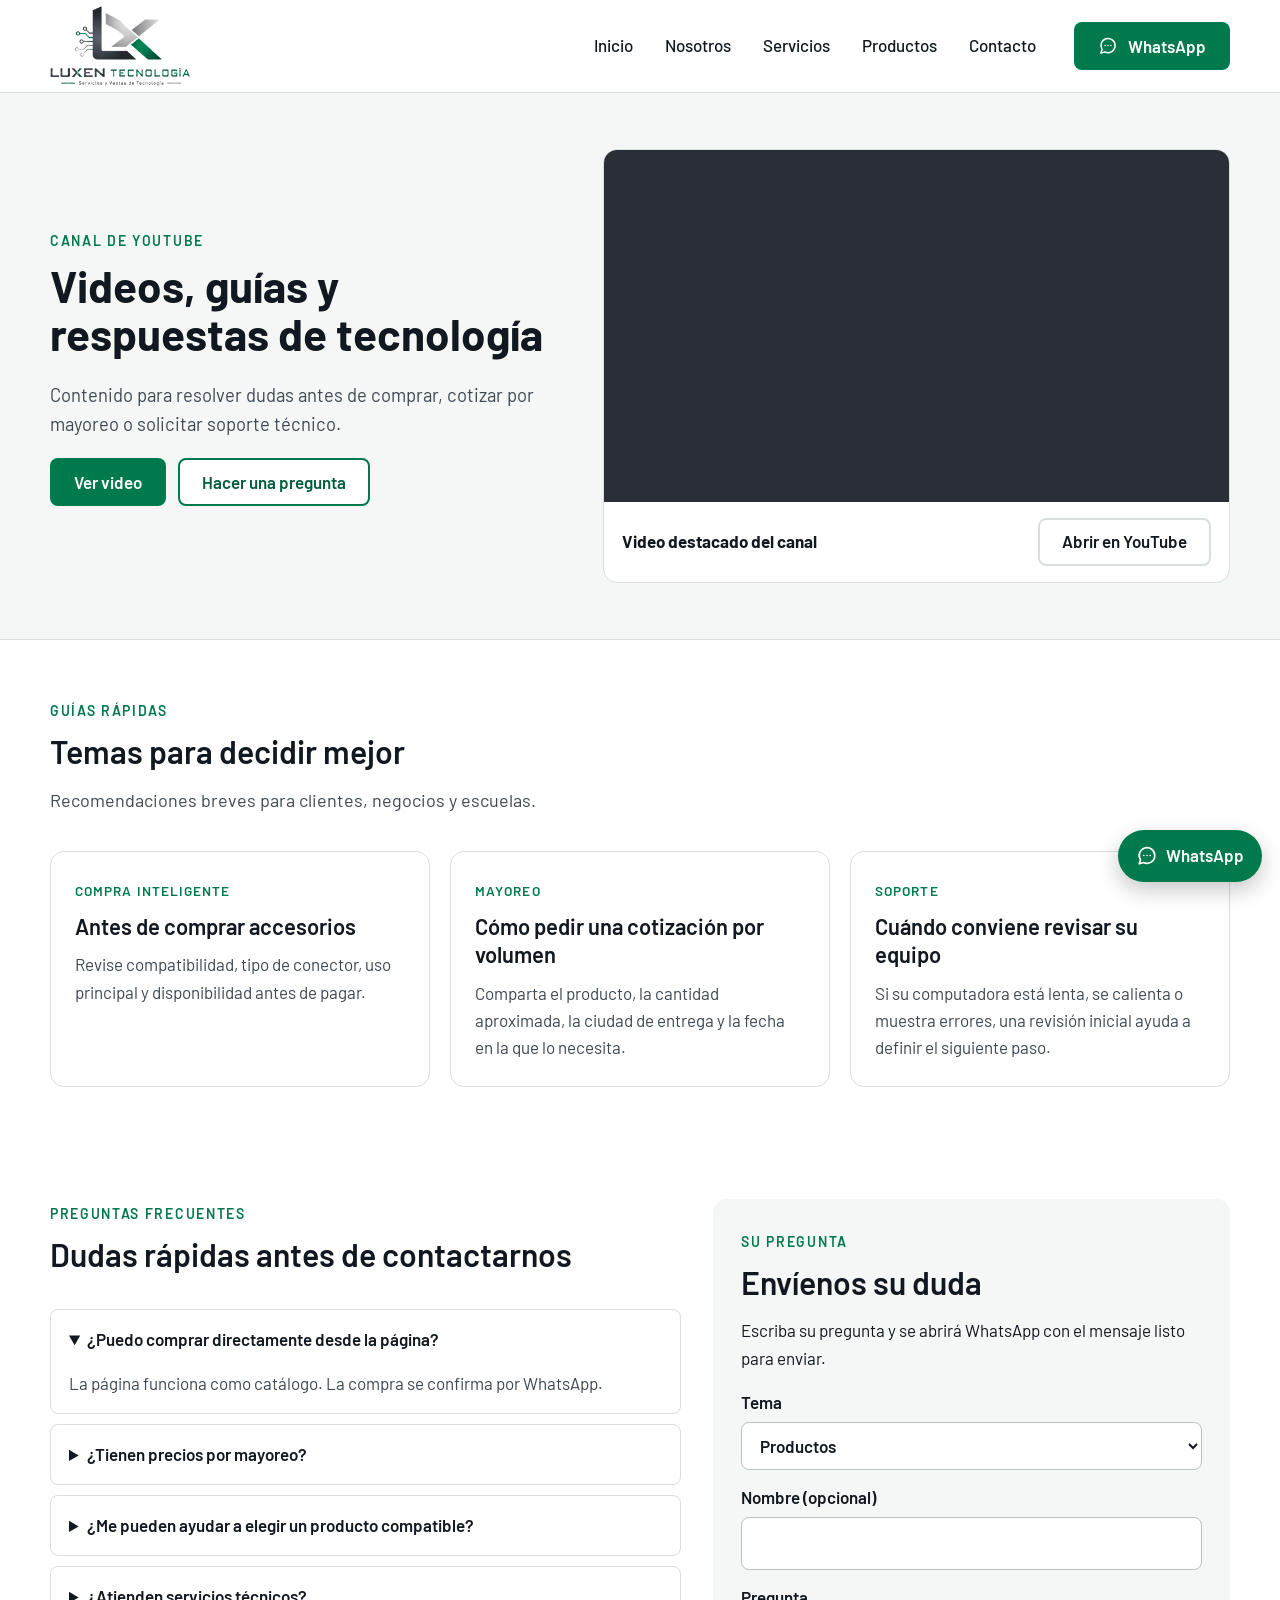
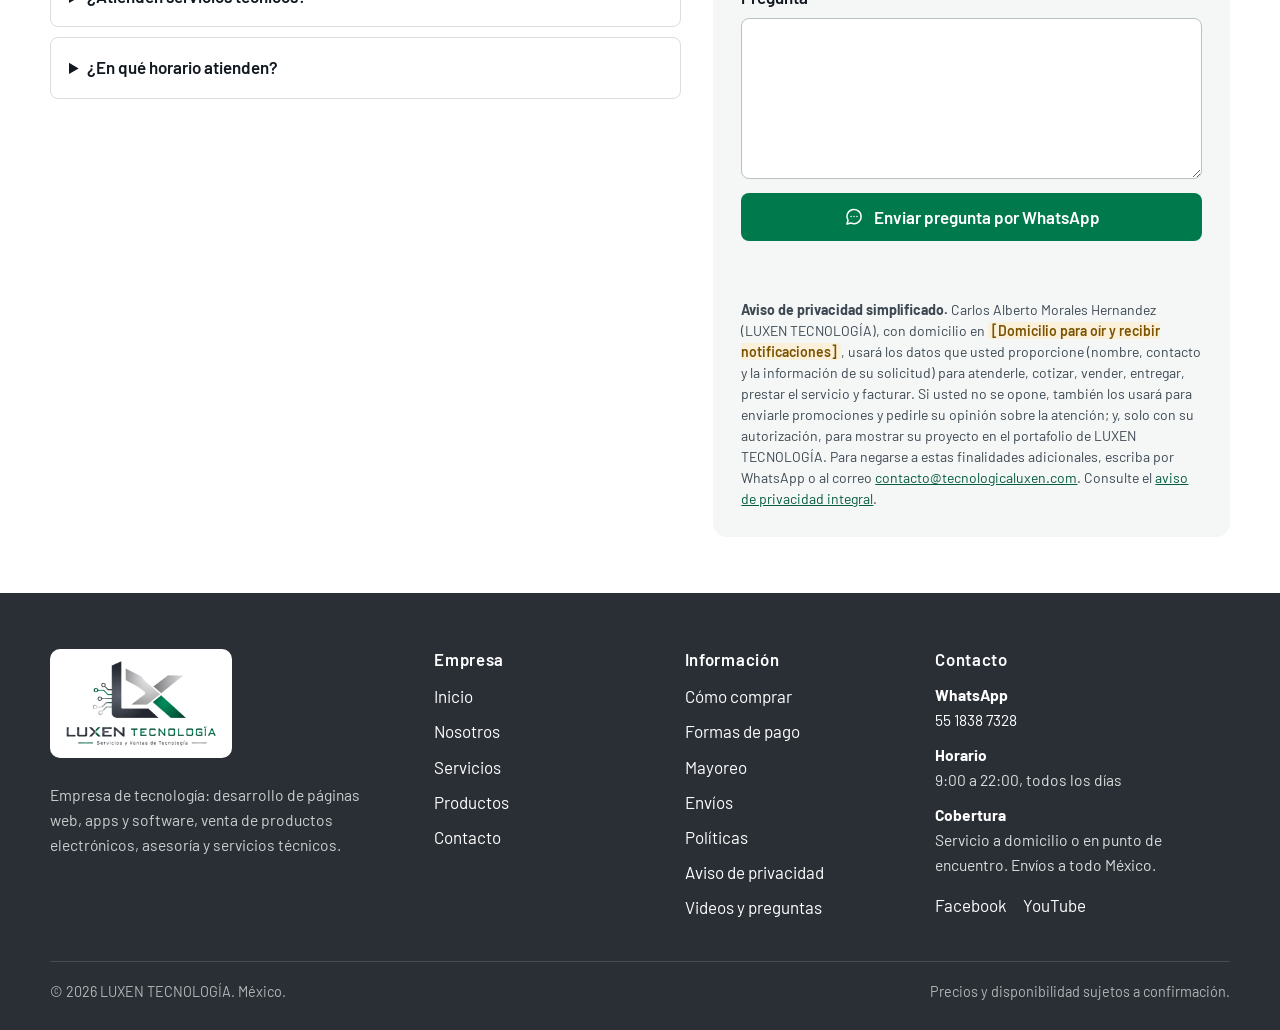
<file: videos.html>
<!doctype html>
<html lang="es-MX">
  <head>
    <meta charset="utf-8">
    <meta name="viewport" content="width=device-width, initial-scale=1">
    <title>Videos y preguntas frecuentes | LUXEN TECNOLOGÍA</title>
    <meta name="description" content="Videos del canal de YouTube de LUXEN TECNOLOGÍA, guías rápidas y preguntas frecuentes sobre compras, mayoreo y servicios técnicos.">
    <link rel="canonical" href="https://tecnologicaluxen.com/videos.html">
    <meta property="og:type" content="website">
    <meta property="og:site_name" content="LUXEN TECNOLOGÍA">
    <meta property="og:locale" content="es_MX">
    <meta property="og:title" content="Videos y preguntas frecuentes | LUXEN TECNOLOGÍA">
    <meta property="og:description" content="Videos del canal de YouTube de LUXEN TECNOLOGÍA, guías rápidas y preguntas frecuentes sobre compras, mayoreo y servicios técnicos.">
    <meta property="og:url" content="https://tecnologicaluxen.com/videos.html">
    <meta property="og:image" content="https://tecnologicaluxen.com/assets/og-luxen.jpg">
    <meta property="og:image:width" content="1200">
    <meta property="og:image:height" content="630">
    <meta property="og:image:alt" content="Logotipo de LUXEN TECNOLOGÍA">
    <meta name="twitter:card" content="summary_large_image">
    <meta name="theme-color" content="#007A4D">
    <link rel="icon" href="favicon.ico" sizes="any">
    <link rel="icon" type="image/png" sizes="32x32" href="assets/logo/favicon-32.png">
    <link rel="icon" type="image/png" sizes="192x192" href="assets/logo/favicon.png">
    <link rel="apple-touch-icon" href="assets/logo/apple-touch-icon.png">
    <link rel="preload" href="assets/fonts/barlow-regular.woff2" as="font" type="font/woff2" crossorigin>
    <link rel="preload" href="assets/fonts/barlow-semibold.woff2" as="font" type="font/woff2" crossorigin>
    <link rel="stylesheet" href="css/styles.css">
    <script src="js/main.js" defer></script>
    <script src="js/videos.js" defer></script>
  </head>
  <body data-page="videos">
    <a class="skip-link" href="#contenido">Saltar al contenido</a>
    <header id="site-header" class="site-header"></header>

    <main id="contenido" class="page-main">
      <section class="video-hero" aria-labelledby="video-title">
        <div class="section-inner video-hero__grid">
          <div class="video-hero__copy">
            <span class="eyebrow">Canal de YouTube</span>
            <h1 id="video-title">Videos, guías y respuestas de tecnología</h1>
            <p>Contenido para resolver dudas antes de comprar, cotizar por mayoreo o solicitar soporte técnico.</p>
            <div class="hero-actions">
              <a class="button button-primary" href="#video-principal">Ver video</a>
              <a class="button button-secondary" href="#preguntas">Hacer una pregunta</a>
            </div>
          </div>
          <div id="video-principal" class="youtube-feature" aria-label="Video principal de YouTube">
            <div class="youtube-frame">
              <iframe
                src="https://www.youtube-nocookie.com/embed/3UrWzc8OV8I"
                title="Video de LUXEN TECNOLOGÍA en YouTube"
                loading="lazy"
                allow="accelerometer; autoplay; clipboard-write; encrypted-media; gyroscope; picture-in-picture"
                allowfullscreen></iframe>
            </div>
            <div class="youtube-feature__meta">
              <strong>Video destacado del canal</strong>
              <a class="button button-ghost" href="https://youtu.be/3UrWzc8OV8I" target="_blank" rel="noopener noreferrer">Abrir en YouTube</a>
            </div>
          </div>
        </div>
      </section>

      <section class="content-section">
        <div class="section-heading">
          <span class="eyebrow">Guías rápidas</span>
          <h2>Temas para decidir mejor</h2>
          <p>Recomendaciones breves para clientes, negocios y escuelas.</p>
        </div>
        <div class="blog-grid">
          <article class="blog-card"><span class="blog-card__tag">Compra inteligente</span><h3>Antes de comprar accesorios</h3><p>Revise compatibilidad, tipo de conector, uso principal y disponibilidad antes de pagar.</p></article>
          <article class="blog-card"><span class="blog-card__tag">Mayoreo</span><h3>Cómo pedir una cotización por volumen</h3><p>Comparta el producto, la cantidad aproximada, la ciudad de entrega y la fecha en la que lo necesita.</p></article>
          <article class="blog-card"><span class="blog-card__tag">Soporte</span><h3>Cuándo conviene revisar su equipo</h3><p>Si su computadora está lenta, se calienta o muestra errores, una revisión inicial ayuda a definir el siguiente paso.</p></article>
        </div>
      </section>

      <section id="preguntas" class="content-section faq-layout">
        <div>
          <div class="section-heading">
            <span class="eyebrow">Preguntas frecuentes</span>
            <h2>Dudas rápidas antes de contactarnos</h2>
          </div>
          <div class="faq-list"><details class="faq-item" open><summary>¿Puedo comprar directamente desde la página?</summary><p>La página funciona como catálogo. La compra se confirma por WhatsApp.</p></details><details class="faq-item"><summary>¿Tienen precios por mayoreo?</summary><p>Sí. El precio por volumen se cotiza por WhatsApp según producto, cantidad y disponibilidad.</p></details><details class="faq-item"><summary>¿Me pueden ayudar a elegir un producto compatible?</summary><p>Sí. Comparta el modelo de su equipo, el uso que le dará y sus dudas principales para recibir orientación antes de comprar.</p></details><details class="faq-item"><summary>¿Atienden servicios técnicos?</summary><p>Sí. Atendemos diagnóstico, mantenimiento, software y hardware, además de redes, control de acceso y soluciones para escuelas, de acuerdo con el caso y la disponibilidad.</p></details><details class="faq-item"><summary>¿En qué horario atienden?</summary><p>De <span data-site-text="horario">9:00 a 22:00, todos los días</span>.</p></details></div>
        </div>
        <aside class="question-panel">
          <span class="eyebrow">Su pregunta</span>
          <h2>Envíenos su duda</h2>
          <p>Escriba su pregunta y se abrirá WhatsApp con el mensaje listo para enviar.</p>
          <form id="question-form" class="question-form">
            <label>
              Tema
              <select id="question-topic" name="topic">
                <option value="Productos">Productos</option>
                <option value="Mayoreo">Mayoreo</option>
                <option value="Servicios técnicos">Servicios técnicos</option>
                <option value="Redes, control de acceso o escuelas">Redes, control de acceso o escuelas</option>
                <option value="Videos de YouTube">Videos de YouTube</option>
              </select>
            </label>
            <label>
              Nombre (opcional)
              <input id="question-name" name="name" type="text" autocomplete="name">
            </label>
            <label>
              Pregunta
              <textarea id="question-text" name="question" rows="5" required></textarea>
            </label>
            <button class="button button-primary" type="submit"><svg viewBox="0 0 24 24" fill="none" stroke="currentColor" stroke-width="1.8" stroke-linecap="round" stroke-linejoin="round" aria-hidden="true" focusable="false"><path d="M20.5 11.5a8.5 8.5 0 0 1-12.3 7.6L3.5 20.5l1.4-4.4A8.5 8.5 0 1 1 20.5 11.5z"/><path d="M8.5 11.5h.01M12 11.5h.01M15.5 11.5h.01"/></svg>Enviar pregunta por WhatsApp</button>
            <p id="question-feedback" class="form-feedback" aria-live="polite"></p>
          </form>
          <p class="aviso-simplificado"><strong>Aviso de privacidad simplificado.</strong> Carlos Alberto Morales Hernandez (LUXEN TECNOLOGÍA), con domicilio en <mark class="pendiente">[Domicilio para oír y recibir notificaciones]</mark>, usará los datos que usted proporcione (nombre, contacto y la información de su solicitud) para atenderle, cotizar, vender, entregar, prestar el servicio y facturar. Si usted no se opone, también los usará para enviarle promociones y pedirle su opinión sobre la atención; y, solo con su autorización, para mostrar su proyecto en el portafolio de LUXEN TECNOLOGÍA. Para negarse a estas finalidades adicionales, escriba por WhatsApp o al correo <a href="mailto:contacto@tecnologicaluxen.com">contacto@tecnologicaluxen.com</a>. Consulte el <a href="aviso-de-privacidad.html">aviso de privacidad integral</a>.</p>
        </aside>
      </section>
    </main>

    <footer id="site-footer" class="site-footer"></footer>
  </body>
</html>
</file>
<file: css/styles.css>
/* LUXEN TECNOLOGÍA · Hoja de estilos del sitio
   Basada en el Manual de Identidad Gráfica v1.0 (octubre 2026). */

@font-face {
  font-family: "Barlow";
  font-style: normal;
  font-weight: 400;
  font-display: swap;
  src: url("../assets/fonts/barlow-regular.woff2") format("woff2");
}
@font-face {
  font-family: "Barlow";
  font-style: normal;
  font-weight: 500;
  font-display: swap;
  src: url("../assets/fonts/barlow-medium.woff2") format("woff2");
}
@font-face {
  font-family: "Barlow";
  font-style: normal;
  font-weight: 600;
  font-display: swap;
  src: url("../assets/fonts/barlow-semibold.woff2") format("woff2");
}
@font-face {
  font-family: "Barlow";
  font-style: normal;
  font-weight: 700;
  font-display: swap;
  src: url("../assets/fonts/barlow-bold.woff2") format("woff2");
}

:root {
  /* Marca */
  --verde-luxen: #006b46;
  --verde-profundo: #035b3e;
  --grafito: #575d66;
  --grafito-profundo: #2a2f36;
  --plata: #9c9d9f;
  /* Web */
  --verde-web: #007a4d;
  --verde-web-oscuro: #045d3d;
  --verde-acento: #39a976;
  /* Apoyo */
  --texto: #111820;
  --texto-2: #3d4852;
  --gris: #6e7781;
  --metal: #8b9494;
  --lineas: #d8dfdd;
  --fondo: #f5f7f6;
  --superficie: #ffffff;
  --verde-suave: #e6f2ec;
  /* Estado */
  --info: #2f80ed;
  --aviso: #d99a20;
  --error: #c34f5a;
  --correcto: #39a976;

  --font: "Barlow", Arial, Helvetica, sans-serif;
  --radius: 8px;
  --radius-lg: 14px;
  --container: 1180px;
  --gutter: 20px;
  --header-h: 92px;
  --shadow: 0 10px 30px rgba(17, 24, 32, 0.08);
  --shadow-sm: 0 2px 10px rgba(17, 24, 32, 0.06);
}

*,
*::before,
*::after {
  box-sizing: border-box;
}

html {
  scroll-behavior: smooth;
  scroll-padding-top: calc(var(--header-h) + 12px);
  -webkit-text-size-adjust: 100%;
}

body {
  margin: 0;
  min-width: 320px;
  background: var(--superficie);
  color: var(--texto);
  font-family: var(--font);
  font-size: 1.0625rem;
  line-height: 1.6;
  text-rendering: optimizeLegibility;
  overflow-x: hidden;
}

body.has-data-error::before {
  content: "No se pudieron cargar los datos del sitio. Intente recargar la página.";
  display: block;
  padding: 12px 20px;
  background: #fbe9eb;
  color: #8f2b35;
  text-align: center;
}

img,
svg {
  display: block;
  max-width: 100%;
}

img {
  height: auto;
}

a {
  color: var(--verde-web-oscuro);
}

a:hover {
  color: var(--verde-web);
}

button,
input,
select,
textarea {
  font: inherit;
  color: inherit;
}

h1,
h2,
h3,
h4 {
  margin: 0 0 0.5em;
  color: var(--texto);
  font-weight: 600;
  line-height: 1.2;
}

h1 {
  font-size: clamp(2rem, 1.35rem + 2.6vw, 2.75rem);
  font-weight: 700;
  line-height: 1.1;
}

h2 {
  font-size: clamp(1.625rem, 1.3rem + 1.3vw, 2rem);
}

h3 {
  font-size: clamp(1.2rem, 1.1rem + 0.5vw, 1.375rem);
  line-height: 1.3;
}

p {
  margin: 0 0 1em;
}

ul {
  margin: 0;
}

:focus-visible {
  outline: 3px solid var(--verde-acento);
  outline-offset: 3px;
  border-radius: 4px;
}

.visually-hidden {
  position: absolute !important;
  width: 1px;
  height: 1px;
  overflow: hidden;
  clip: rect(0 0 0 0);
  white-space: nowrap;
}

.skip-link {
  position: absolute;
  left: 16px;
  top: -80px;
  z-index: 1000;
  padding: 10px 14px;
  background: var(--texto);
  color: #fff;
  border-radius: 6px;
  text-decoration: none;
}

.skip-link:focus {
  top: 12px;
  color: #fff;
}

/* ---------- Contenedores ---------- */

.container,
.header-shell,
.footer-shell,
.footer-bottom,
.section-inner,
.page-main > .breadcrumb,
.page-main > .product-detail,
.page-main > .empty-panel,
.page-main > .content-section,
.page-main > .catalog-section,
.page-main > .notice-inline,
#product-root > .breadcrumb,
#product-root > .product-detail,
#product-root > .content-section,
#product-root > .empty-panel {
  width: min(var(--container), calc(100% - 2 * var(--gutter)));
  margin-inline: auto;
}

.section {
  padding: 80px 0;
}

.section--alt {
  background: var(--fondo);
}

.section--dark {
  position: relative;
  overflow: hidden;
  background: radial-gradient(ellipse at 70% 20%, #353b43 0%, var(--grafito-profundo) 50%, #1d2127 100%);
  color: #fff;
}

.section--dark h2,
.section--dark h3 {
  color: #fff;
}

.section--dark p,
.section--dark .section-heading p,
.section--dark .lead {
  color: #d8dfdd;
}

.content-section {
  padding: 56px 0;
}

.section-heading {
  max-width: 760px;
  margin-bottom: 36px;
}

.section-heading p {
  color: var(--texto-2);
  font-size: 1.125rem;
}

.section-heading--center {
  margin-inline: auto;
  text-align: center;
}

.eyebrow {
  display: inline-block;
  margin-bottom: 10px;
  color: var(--verde-web);
  font-size: 0.875rem;
  font-weight: 600;
  letter-spacing: 0.12em;
  text-transform: uppercase;
}

.section--dark .eyebrow {
  color: var(--verde-acento);
}

.lead {
  color: var(--texto-2);
  font-size: clamp(1.125rem, 1.05rem + 0.35vw, 1.3rem);
  line-height: 1.55;
}

.note {
  color: var(--gris);
  font-size: 0.9375rem;
}

/* ---------- Botones ---------- */

.button {
  display: inline-flex;
  align-items: center;
  justify-content: center;
  gap: 10px;
  min-height: 48px;
  padding: 12px 22px;
  border: 2px solid transparent;
  border-radius: var(--radius);
  font-size: 1.0625rem;
  font-weight: 600;
  line-height: 1.1;
  text-align: center;
  text-decoration: none;
  cursor: pointer;
  transition: background-color 0.15s ease, border-color 0.15s ease, color 0.15s ease;
}

.button svg {
  width: 20px;
  height: 20px;
  flex: none;
}

.button-primary,
.button-whatsapp {
  background: var(--verde-web);
  color: #fff;
}

.button-primary:hover,
.button-whatsapp:hover {
  background: var(--verde-web-oscuro);
  color: #fff;
}

.button-secondary,
.button-wholesale {
  border-color: var(--verde-web);
  background: #fff;
  color: var(--verde-web-oscuro);
}

.button-secondary:hover,
.button-wholesale:hover {
  background: var(--verde-suave);
  color: var(--verde-web-oscuro);
}

.button-ghost,
.button-detail,
.button-muted,
.button-payment {
  border-color: var(--lineas);
  background: #fff;
  color: var(--texto);
}

.button-ghost:hover,
.button-detail:hover,
.button-muted:hover,
.button-payment:hover {
  border-color: var(--metal);
  color: var(--texto);
}

.button-light {
  background: #fff;
  color: var(--verde-web-oscuro);
}

.button-light:hover {
  background: var(--verde-suave);
  color: var(--verde-web-oscuro);
}

.button-outline-light {
  border-color: rgba(255, 255, 255, 0.7);
  color: #fff;
}

.button-outline-light:hover {
  background: rgba(255, 255, 255, 0.1);
  color: #fff;
}

.button-block {
  width: 100%;
}

.hero-actions,
.page-actions,
.detail-actions {
  display: flex;
  flex-wrap: wrap;
  gap: 12px;
}

/* ---------- Encabezado ---------- */

.site-header {
  position: sticky;
  top: 0;
  z-index: 60;
  background: rgba(255, 255, 255, 0.97);
  border-bottom: 1px solid var(--lineas);
  backdrop-filter: blur(10px);
}

.header-shell {
  display: flex;
  align-items: center;
  gap: 24px;
  min-height: var(--header-h);
}

.brand {
  display: inline-flex;
  flex: none;
  align-items: center;
  padding: 6px 0;
}

.brand img {
  width: 140px;
  height: auto;
}

.site-nav {
  display: flex;
  align-items: center;
  gap: 4px;
  margin-left: auto;
}

.site-nav a {
  position: relative;
  padding: 10px 14px;
  border-radius: var(--radius);
  color: var(--texto);
  font-size: 1.0625rem;
  font-weight: 500;
  text-decoration: none;
}

.site-nav a:hover {
  background: var(--fondo);
  color: var(--texto);
}

.site-nav a[aria-current="page"] {
  color: var(--verde-web-oscuro);
  font-weight: 600;
}

.site-nav a[aria-current="page"]::after {
  content: "";
  position: absolute;
  left: 14px;
  right: 14px;
  bottom: 4px;
  height: 3px;
  border-radius: 3px;
  background: var(--verde-acento);
}

.header-cta {
  flex: none;
}

.nav-toggle {
  display: none;
  width: 48px;
  height: 48px;
  margin-left: auto;
  padding: 12px;
  border: 1px solid var(--lineas);
  border-radius: var(--radius);
  background: #fff;
  cursor: pointer;
}

.nav-toggle span {
  display: block;
  height: 2px;
  margin: 4px 0;
  border-radius: 2px;
  background: var(--texto);
  transition: transform 0.2s ease, opacity 0.2s ease;
}

.nav-toggle[aria-expanded="true"] span:nth-child(1) {
  transform: translateY(6px) rotate(45deg);
}

.nav-toggle[aria-expanded="true"] span:nth-child(2) {
  opacity: 0;
}

.nav-toggle[aria-expanded="true"] span:nth-child(3) {
  transform: translateY(-6px) rotate(-45deg);
}

/* ---------- Héroe de inicio ---------- */

.hero {
  padding: 64px 0 72px;
  background:
    radial-gradient(circle at 0% 0%, rgba(57, 169, 118, 0.1), transparent 45%),
    var(--fondo);
}

.hero-grid {
  display: grid;
  grid-template-columns: 1.08fr 0.92fr;
  gap: 56px;
  align-items: center;
}

.hero-copy h1 {
  margin-bottom: 18px;
}

.hero-copy .lead {
  max-width: 600px;
  margin-bottom: 28px;
}

.hero-meta {
  display: flex;
  flex-wrap: wrap;
  gap: 10px 22px;
  margin: 26px 0 0;
  padding: 0;
  list-style: none;
  color: var(--texto-2);
  font-size: 1rem;
  font-weight: 500;
}

.hero-meta li {
  display: inline-flex;
  align-items: center;
  gap: 8px;
}

.hero-meta svg {
  width: 20px;
  height: 20px;
  color: var(--verde-web);
}

.hero-visual {
  position: relative;
  overflow: hidden;
  padding: 32px;
  border-radius: 18px;
  background: radial-gradient(ellipse at 60% 25%, #3a4048 0%, var(--grafito-profundo) 55%, #1d2127 100%);
  color: #fff;
  box-shadow: var(--shadow);
}

.hero-visual .circuit {
  position: absolute;
  inset: 0;
  width: 100%;
  height: 100%;
  opacity: 0.4;
  pointer-events: none;
}

.hero-visual__plate {
  position: relative;
  display: flex;
  justify-content: center;
  margin-bottom: 26px;
  padding: 18px 22px;
  border-radius: 12px;
  background: #fff;
}

.hero-visual__plate img {
  width: min(250px, 80%);
}

.hero-visual__grid {
  position: relative;
  display: grid;
  grid-template-columns: repeat(2, 1fr);
  gap: 10px;
  margin: 0;
  padding: 0;
  list-style: none;
}

.hero-visual__grid li {
  display: flex;
  align-items: center;
  gap: 10px;
  padding: 10px 12px;
  border: 1px solid rgba(255, 255, 255, 0.14);
  border-radius: 10px;
  background: rgba(255, 255, 255, 0.05);
  font-size: 0.975rem;
  font-weight: 500;
  line-height: 1.25;
}

.hero-visual__grid svg {
  width: 24px;
  height: 24px;
  flex: none;
  color: var(--verde-acento);
}

/* ---------- Tarjetas de servicio ---------- */

.icon-badge {
  display: inline-grid;
  place-items: center;
  width: 56px;
  height: 56px;
  flex: none;
  border-radius: 14px;
  background: var(--verde-suave);
  color: var(--verde-luxen);
}

.icon-badge svg {
  width: 30px;
  height: 30px;
}

.services-grid {
  display: grid;
  grid-template-columns: repeat(4, 1fr);
  gap: 20px;
}

.services-grid--3 {
  grid-template-columns: repeat(3, 1fr);
}

.service-card {
  display: flex;
  flex-direction: column;
  gap: 14px;
  padding: 26px 24px;
  border: 1px solid var(--lineas);
  border-radius: var(--radius-lg);
  background: #fff;
  transition: border-color 0.15s ease, box-shadow 0.15s ease, transform 0.15s ease;
}

.service-card:hover {
  border-color: var(--verde-acento);
  box-shadow: var(--shadow);
}

.service-card h3 {
  margin: 0;
}

.service-card p {
  margin: 0;
  color: var(--texto-2);
  font-size: 1rem;
}

.service-card .card-link {
  display: inline-flex;
  align-items: center;
  gap: 6px;
  margin-top: auto;
  padding-top: 4px;
  font-weight: 600;
  text-decoration: none;
}

.service-card .card-link::after {
  content: "→";
  transition: transform 0.15s ease;
}

.service-card:hover .card-link::after {
  transform: translateX(3px);
}

.service-card--cta {
  justify-content: center;
  border-color: transparent;
  background: var(--verde-luxen);
  color: #fff;
}

.service-card--cta h3,
.service-card--cta p {
  color: #fff;
}

.service-card--cta p {
  color: #e6f2ec;
}

/* ---------- Por qué LUXEN ---------- */

.facts-grid {
  display: grid;
  grid-template-columns: repeat(5, 1fr);
  gap: 16px;
}

.fact {
  padding: 22px 20px;
  border: 1px solid rgba(255, 255, 255, 0.14);
  border-radius: var(--radius-lg);
  background: rgba(255, 255, 255, 0.05);
}

.fact svg {
  width: 32px;
  height: 32px;
  margin-bottom: 14px;
  color: var(--verde-acento);
}

.fact h3 {
  margin-bottom: 6px;
  font-size: 1.15rem;
}

.fact p {
  margin: 0;
  font-size: 0.975rem;
}

.section--dark .circuit {
  position: absolute;
  inset: 0;
  width: 100%;
  height: 100%;
  opacity: 0.22;
  pointer-events: none;
}

.section--dark .section-inner {
  position: relative;
}

/* ---------- Sectores ---------- */

.sectors-grid {
  display: grid;
  grid-template-columns: repeat(3, 1fr);
  gap: 20px;
}

.sector-card {
  padding: 28px 26px;
  border: 1px solid var(--lineas);
  border-radius: var(--radius-lg);
  background: #fff;
}

.sector-card header {
  display: flex;
  align-items: center;
  gap: 14px;
  margin-bottom: 14px;
}

.sector-card h3 {
  margin: 0;
}

.sector-card p {
  color: var(--texto-2);
}

/* ---------- Listas ---------- */

.check-list {
  display: grid;
  gap: 10px;
  margin: 0;
  padding: 0;
  list-style: none;
}

.check-list li {
  position: relative;
  padding-left: 30px;
  color: var(--texto-2);
}

.check-list li::before {
  content: "";
  position: absolute;
  left: 0;
  top: 0.3em;
  width: 18px;
  height: 18px;
  border-radius: 50%;
  background: var(--verde-suave) url("data:image/svg+xml,%3Csvg xmlns='http://www.w3.org/2000/svg' viewBox='0 0 24 24' fill='none' stroke='%23006b46' stroke-width='3' stroke-linecap='round' stroke-linejoin='round'%3E%3Cpath d='m6 12.5 4 4 8-9'/%3E%3C/svg%3E") center / 12px no-repeat;
}

/* ---------- Bloque de contacto ---------- */

.contact-band {
  display: grid;
  grid-template-columns: 1.2fr 0.8fr;
  gap: 40px;
  align-items: center;
}

.contact-band__card {
  padding: 28px;
  border-radius: var(--radius-lg);
  background: #fff;
  color: var(--texto);
}

.contact-band__card p {
  color: var(--texto-2);
}

.contact-band__number {
  display: block;
  margin: 4px 0 6px;
  color: var(--texto);
  font-size: 1.75rem;
  font-weight: 700;
  letter-spacing: 0.01em;
}

.contact-band__card .button {
  width: 100%;
  margin-top: 8px;
}

/* ---------- Páginas internas ---------- */

.page-hero {
  padding: 56px 0 48px;
  background:
    radial-gradient(circle at 100% 0%, rgba(57, 169, 118, 0.1), transparent 40%),
    var(--fondo);
  border-bottom: 1px solid var(--lineas);
}

.page-hero p {
  max-width: 760px;
  color: var(--texto-2);
  font-size: 1.15rem;
}

.page-hero .hero-actions {
  margin-top: 22px;
}

.chips {
  display: flex;
  flex-wrap: wrap;
  gap: 8px;
  margin-top: 22px;
  padding: 0;
  list-style: none;
}

.chips a {
  display: inline-flex;
  align-items: center;
  gap: 8px;
  padding: 8px 14px;
  border: 1px solid var(--lineas);
  border-radius: 999px;
  background: #fff;
  color: var(--texto);
  font-size: 0.975rem;
  font-weight: 500;
  text-decoration: none;
}

.chips a:hover {
  border-color: var(--verde-acento);
  color: var(--verde-web-oscuro);
}

.chips svg {
  width: 18px;
  height: 18px;
  color: var(--verde-luxen);
}

/* Detalle de servicio */

.service-detail {
  display: grid;
  grid-template-columns: 1.1fr 0.9fr;
  gap: 40px;
  padding: 56px 0;
  border-bottom: 1px solid var(--lineas);
}

.service-detail:last-of-type {
  border-bottom: 0;
}

.service-detail__head {
  display: flex;
  align-items: center;
  gap: 16px;
  margin-bottom: 16px;
}

.service-detail__head h2 {
  margin: 0;
}

.service-detail p {
  color: var(--texto-2);
}

.service-detail__box {
  align-self: start;
  padding: 26px;
  border-radius: var(--radius-lg);
  background: var(--fondo);
}

.service-detail__box h3 {
  font-size: 1.15rem;
}

.service-detail__box .button {
  width: 100%;
  margin-top: 22px;
}

.service-group .service-detail {
  padding: 40px 0;
}

.service-detail__head h3 {
  margin: 0;
  font-size: clamp(1.4rem, 1.2rem + 0.8vw, 1.75rem);
}

.service-detail h4 {
  margin: 0 0 8px;
  font-size: 1.125rem;
}

.section--alt .service-detail__box {
  background: #fff;
}

/* Nosotros */

.about-grid {
  display: grid;
  grid-template-columns: 1fr 1fr;
  gap: 40px;
  align-items: start;
}

.value-box {
  padding: 30px;
  border-left: 4px solid var(--verde-acento);
  border-radius: 0 var(--radius-lg) var(--radius-lg) 0;
  background: var(--fondo);
}

.value-box p:last-child {
  margin: 0;
}

.steps-grid {
  display: grid;
  grid-template-columns: repeat(4, 1fr);
  gap: 20px;
  counter-reset: paso;
}

.step-item {
  padding: 24px;
  border: 1px solid var(--lineas);
  border-radius: var(--radius-lg);
  background: #fff;
}

.step-item p {
  margin: 0;
  color: var(--texto-2);
}

.step-number {
  display: inline-grid;
  place-items: center;
  width: 38px;
  height: 38px;
  margin-bottom: 14px;
  border-radius: 50%;
  background: var(--verde-luxen);
  color: #fff;
  font-weight: 700;
}

.step-item strong {
  display: block;
  margin-bottom: 6px;
  font-size: 1.125rem;
}

/* Contacto */

.contact-layout {
  display: grid;
  grid-template-columns: 1.15fr 0.85fr;
  gap: 32px;
  align-items: start;
}

.panel {
  padding: 30px;
  border: 1px solid var(--lineas);
  border-radius: var(--radius-lg);
  background: #fff;
}

.panel--soft {
  border-color: transparent;
  background: var(--fondo);
}

.contact-form {
  display: grid;
  gap: 18px;
}

.form-field {
  display: grid;
  gap: 6px;
}

.form-field label {
  font-weight: 600;
}

.form-field .hint {
  color: var(--gris);
  font-size: 0.9375rem;
}

input[type="text"],
select,
textarea {
  width: 100%;
  min-height: 48px;
  padding: 12px 14px;
  border: 1px solid #b9c2c0;
  border-radius: var(--radius);
  background: #fff;
  font-size: 1.0625rem;
}

textarea {
  min-height: 140px;
  resize: vertical;
}

input[type="text"]:focus,
select:focus,
textarea:focus {
  border-color: var(--verde-web);
  outline: 3px solid rgba(57, 169, 118, 0.35);
  outline-offset: 0;
}

.form-feedback {
  min-height: 1.5em;
  margin: 0;
  color: var(--verde-web-oscuro);
  font-weight: 500;
}

.form-feedback.is-error {
  color: #a23843;
}

.contact-list {
  display: grid;
  gap: 18px;
  margin: 0 0 22px;
  padding: 0;
  list-style: none;
}

.contact-list li {
  display: flex;
  gap: 14px;
  align-items: flex-start;
}

.contact-list svg {
  width: 26px;
  height: 26px;
  flex: none;
  margin-top: 2px;
  color: var(--verde-luxen);
}

.contact-list strong {
  display: block;
}

.contact-list span {
  color: var(--texto-2);
}

.social-links {
  display: flex;
  flex-wrap: wrap;
  gap: 8px;
  margin: 0;
  padding: 0;
  list-style: none;
}

.social-links a {
  display: inline-flex;
  padding: 8px 14px;
  border: 1px solid var(--lineas);
  border-radius: 999px;
  color: var(--texto);
  font-weight: 500;
  text-decoration: none;
}

.social-links a:hover {
  border-color: var(--verde-acento);
  color: var(--verde-web-oscuro);
}

/* ---------- Políticas, compra y envíos ---------- */

.page-layout {
  display: grid;
  grid-template-columns: 320px 1fr;
  gap: 32px;
  align-items: start;
}

.page-aside {
  position: sticky;
  top: calc(var(--header-h) + 20px);
  padding: 26px;
  border-radius: var(--radius-lg);
  background: var(--fondo);
}

.page-aside p {
  color: var(--texto-2);
}

.policy-list,
.policy-grid {
  display: grid;
  gap: 16px;
}

.policy-grid {
  grid-template-columns: repeat(3, 1fr);
}

.policy-item {
  padding: 24px;
  border: 1px solid var(--lineas);
  border-radius: var(--radius-lg);
  background: #fff;
}

.policy-item h2,
.policy-item h3 {
  margin-bottom: 8px;
  font-size: 1.2rem;
}

.policy-item p {
  margin: 0;
  color: var(--texto-2);
}

.notice-band {
  padding: 32px;
  border-radius: var(--radius-lg);
  background: var(--verde-suave);
}

.notice-band p {
  color: var(--texto-2);
}

.notice-band > *:last-child {
  margin-bottom: 0;
}

.page-main > .content-section.notice-band {
  margin-block: 24px 56px;
}

.notice-inline {
  margin-block: 0 40px;
  color: var(--gris);
  text-align: center;
}

/* ---------- Aviso de privacidad ---------- */

.legal-layout {
  display: grid;
  grid-template-columns: 280px 1fr;
  gap: 40px;
  align-items: start;
  padding: 48px 0 72px;
}

.legal-toc {
  position: sticky;
  top: calc(var(--header-h) + 20px);
  padding: 22px;
  border-radius: var(--radius-lg);
  background: var(--fondo);
}

.legal-toc h2 {
  font-size: 1.1rem;
}

.legal-toc ol {
  display: grid;
  gap: 6px;
  margin: 0;
  padding: 0;
  list-style: none;
  font-size: 0.95rem;
}

.legal-toc a {
  color: var(--texto-2);
  text-decoration: none;
}

.legal-toc a:hover {
  color: var(--verde-web-oscuro);
  text-decoration: underline;
}

.legal-body {
  max-width: 780px;
}

.legal-section {
  padding: 0 0 28px;
  margin-bottom: 28px;
  border-bottom: 1px solid var(--lineas);
}

.legal-section:last-child {
  border-bottom: 0;
}

.legal-section h2 {
  font-size: clamp(1.3rem, 1.15rem + 0.6vw, 1.6rem);
}

.legal-section h3 {
  margin-top: 18px;
  font-size: 1.125rem;
}

.legal-section p,
.legal-list li {
  color: var(--texto-2);
}

.legal-section .check-list {
  margin-bottom: 14px;
}

.legal-list {
  display: grid;
  gap: 6px;
  margin: 0 0 14px;
  padding-left: 22px;
}

mark.pendiente {
  padding: 0 4px;
  border-radius: 4px;
  background: #fbf0d9;
  color: #7a5200;
  font-weight: 600;
}

.aviso-simplificado {
  margin: 18px 0 0;
  color: var(--texto-2);
  font-size: 0.875rem;
  line-height: 1.5;
}

.aviso-simplificado a {
  color: var(--verde-web-oscuro);
}

/* ---------- Catálogo y productos ---------- */

.catalog-section {
  padding: 48px 0 72px;
}

.catalog-topline {
  display: flex;
  flex-wrap: wrap;
  align-items: end;
  justify-content: space-between;
  gap: 12px;
  margin-bottom: 18px;
}

.catalog-topline h2 {
  margin-bottom: 4px;
}

.catalog-topline p {
  margin: 0;
  color: var(--texto-2);
}

.filter-bar {
  display: flex;
  flex-wrap: wrap;
  gap: 8px;
  margin-bottom: 26px;
}

.filter-chip {
  min-height: 42px;
  padding: 8px 16px;
  border: 1px solid var(--lineas);
  border-radius: 999px;
  background: #fff;
  font-weight: 500;
  cursor: pointer;
}

.filter-chip:hover {
  border-color: var(--verde-acento);
}

.filter-chip.is-active {
  border-color: var(--verde-web);
  background: var(--verde-web);
  color: #fff;
}

.product-grid {
  display: grid;
  grid-template-columns: repeat(auto-fill, minmax(250px, 1fr));
  gap: 20px;
}

.product-grid--home {
  grid-template-columns: repeat(4, 1fr);
}

.product-card {
  display: flex;
  flex-direction: column;
  overflow: hidden;
  border: 1px solid var(--lineas);
  border-radius: var(--radius-lg);
  background: #fff;
  transition: box-shadow 0.15s ease, border-color 0.15s ease;
}

.product-card:hover {
  border-color: var(--verde-acento);
  box-shadow: var(--shadow);
}

.product-card__media {
  display: block;
  aspect-ratio: 1 / 1;
  border-bottom: 1px solid var(--lineas);
  background: #fff;
}

.product-card__media img {
  width: 100%;
  height: 100%;
  object-fit: contain;
  padding: 14px;
}

.product-card__body {
  display: flex;
  flex: 1;
  flex-direction: column;
  gap: 10px;
  padding: 18px;
}

.product-card__meta {
  display: flex;
  flex-wrap: wrap;
  align-items: center;
  gap: 8px;
  color: var(--gris);
  font-size: 0.9rem;
}

.product-card h3 {
  margin: 0;
  font-size: 1.125rem;
}

.product-card h3 a {
  color: var(--texto);
  text-decoration: none;
}

.product-card h3 a:hover {
  color: var(--verde-web-oscuro);
}

.product-card p {
  margin: 0;
  color: var(--texto-2);
  font-size: 0.975rem;
}

.price {
  color: var(--texto);
  font-size: 1.1rem;
}

.product-card__actions {
  display: grid;
  gap: 8px;
  margin-top: auto;
  padding-top: 6px;
}

.product-card__actions .button {
  min-height: 44px;
  padding: 10px 14px;
  font-size: 1rem;
}

.status-pill {
  display: inline-flex;
  align-items: center;
  padding: 2px 10px;
  border-radius: 999px;
  background: var(--verde-suave);
  color: var(--verde-web-oscuro);
  font-size: 0.85rem;
  font-weight: 600;
}

.status-pill.is-low {
  background: #fbf0d9;
  color: #7a5200;
}

.status-pill.is-out {
  background: #fbe9eb;
  color: #8f2b35;
}

.status-pill.is-order {
  background: #e7f0fd;
  color: #1f5fb8;
}

.wholesale-badge {
  display: grid;
  gap: 2px;
  padding: 10px 12px;
  border-radius: var(--radius);
  background: var(--fondo);
  font-size: 0.9rem;
}

.wholesale-badge strong {
  color: var(--verde-web-oscuro);
}

.wholesale-badge span {
  color: var(--texto-2);
}

.breadcrumb {
  display: flex;
  flex-wrap: wrap;
  gap: 8px;
  padding: 22px 0 8px;
  color: var(--gris);
  font-size: 0.95rem;
}

.breadcrumb a {
  color: var(--texto-2);
}

.product-detail {
  display: grid;
  grid-template-columns: 1fr 1fr;
  gap: 40px;
  padding: 20px 0 40px;
}

.product-gallery {
  display: grid;
  gap: 12px;
  align-content: start;
}

.gallery-main {
  overflow: hidden;
  aspect-ratio: 1 / 1;
  border: 1px solid var(--lineas);
  border-radius: var(--radius-lg);
  background: #fff;
}

.gallery-main img {
  width: 100%;
  height: 100%;
  object-fit: contain;
  padding: 20px;
}

.gallery-thumbs {
  display: grid;
  grid-template-columns: repeat(auto-fill, minmax(72px, 1fr));
  gap: 8px;
}

.gallery-thumbs button {
  aspect-ratio: 1 / 1;
  padding: 4px;
  border: 2px solid var(--lineas);
  border-radius: var(--radius);
  background: #fff;
  cursor: pointer;
}

.gallery-thumbs button.is-active {
  border-color: var(--verde-web);
}

.gallery-thumbs img {
  width: 100%;
  height: 100%;
  object-fit: contain;
}

.product-summary h1 {
  font-size: clamp(1.75rem, 1.4rem + 1.4vw, 2.25rem);
}

.product-brand {
  color: var(--gris);
}

.detail-price {
  display: block;
  margin-bottom: 12px;
  font-size: 1.75rem;
}

.product-summary p {
  color: var(--texto-2);
}

.detail-actions {
  margin: 20px 0 12px;
}

.wholesale-panel {
  margin: 18px 0;
  padding: 22px;
  border-radius: var(--radius-lg);
  background: var(--fondo);
}

.wholesale-panel h2 {
  font-size: 1.3rem;
}

.wholesale-facts {
  display: flex;
  flex-wrap: wrap;
  gap: 8px;
  margin-bottom: 14px;
}

.wholesale-facts span {
  padding: 4px 10px;
  border: 1px solid var(--lineas);
  border-radius: 999px;
  background: #fff;
  font-size: 0.9rem;
}

.two-column {
  display: grid;
  grid-template-columns: 1fr 1fr;
  gap: 32px;
}

.spec-grid {
  display: grid;
  grid-template-columns: repeat(auto-fill, minmax(240px, 1fr));
  gap: 12px;
  margin: 0;
}

.spec-grid div {
  padding: 14px 16px;
  border: 1px solid var(--lineas);
  border-radius: var(--radius);
}

.spec-grid dt {
  color: var(--gris);
  font-size: 0.9rem;
}

.spec-grid dd {
  margin: 0;
  font-weight: 600;
}

.product-grid--compact {
  grid-template-columns: repeat(auto-fill, minmax(230px, 1fr));
}

.empty-panel {
  padding: 80px 0;
  text-align: center;
}

.empty-panel p {
  color: var(--texto-2);
}

.empty-panel .page-actions,
.empty-panel > .button {
  justify-content: center;
  margin-top: 22px;
}

.empty-state {
  grid-column: 1 / -1;
  padding: 24px;
  border-radius: var(--radius);
  background: var(--fondo);
  color: var(--texto-2);
}

/* ---------- Videos y preguntas ---------- */

.video-hero {
  padding: 56px 0;
  background: var(--fondo);
  border-bottom: 1px solid var(--lineas);
}

.video-hero__grid {
  display: grid;
  grid-template-columns: 0.9fr 1.1fr;
  gap: 40px;
  align-items: center;
}

.video-hero__copy p {
  color: var(--texto-2);
  font-size: 1.15rem;
}

.youtube-feature {
  overflow: hidden;
  border: 1px solid var(--lineas);
  border-radius: var(--radius-lg);
  background: #fff;
}

.youtube-frame {
  position: relative;
  aspect-ratio: 16 / 9;
  background: var(--grafito-profundo);
}

.youtube-frame iframe {
  position: absolute;
  inset: 0;
  width: 100%;
  height: 100%;
  border: 0;
}

.youtube-feature__meta {
  display: flex;
  flex-wrap: wrap;
  align-items: center;
  gap: 12px;
  padding: 16px 18px;
}

.youtube-feature__meta strong {
  flex: 1;
}

.blog-grid {
  display: grid;
  grid-template-columns: repeat(3, 1fr);
  gap: 20px;
}

.blog-card {
  padding: 24px;
  border: 1px solid var(--lineas);
  border-radius: var(--radius-lg);
}

.blog-card p {
  margin: 0;
  color: var(--texto-2);
}

.blog-card__tag {
  display: inline-block;
  margin-bottom: 10px;
  color: var(--verde-web);
  font-size: 0.85rem;
  font-weight: 600;
  letter-spacing: 0.08em;
  text-transform: uppercase;
}

.faq-layout {
  display: grid;
  grid-template-columns: 1.1fr 0.9fr;
  gap: 32px;
  align-items: start;
}

.faq-list {
  display: grid;
  gap: 10px;
}

.faq-item {
  border: 1px solid var(--lineas);
  border-radius: var(--radius);
  background: #fff;
}

.faq-item summary {
  padding: 16px 18px;
  font-weight: 600;
  cursor: pointer;
}

.faq-item p {
  margin: 0;
  padding: 0 18px 16px;
  color: var(--texto-2);
}

.question-panel {
  padding: 28px;
  border-radius: var(--radius-lg);
  background: var(--fondo);
}

.question-form {
  display: grid;
  gap: 14px;
}

.question-form label {
  display: grid;
  gap: 6px;
  font-weight: 600;
}

/* ---------- Pie de página ---------- */

.site-footer {
  position: relative;
  overflow: hidden;
  background: var(--grafito-profundo);
  color: #d8dfdd;
}

.footer-shell {
  display: grid;
  grid-template-columns: 1.3fr 0.8fr 0.8fr 1.1fr;
  gap: 36px;
  padding: 56px 0 40px;
}

.footer-plate {
  display: inline-block;
  margin-bottom: 18px;
  padding: 12px 16px;
  border-radius: 10px;
  background: #fff;
}

.footer-plate img {
  width: 150px;
}

.footer-brand p {
  max-width: 340px;
  color: #c9d1cf;
  font-size: 0.975rem;
}

.site-footer h2 {
  margin-bottom: 14px;
  color: #fff;
  font-size: 1.05rem;
  letter-spacing: 0.04em;
}

.footer-links {
  display: grid;
  gap: 8px;
  margin: 0;
  padding: 0;
  list-style: none;
}

.site-footer a {
  color: #fff;
  text-decoration: none;
}

.site-footer a:hover {
  color: var(--verde-acento);
  text-decoration: underline;
}

.footer-contact {
  display: grid;
  gap: 10px;
  margin: 0;
  padding: 0;
  list-style: none;
  font-size: 0.975rem;
}

.footer-contact strong {
  display: block;
  color: #fff;
}

.footer-social {
  display: flex;
  flex-wrap: wrap;
  gap: 8px 16px;
  margin: 14px 0 0;
  padding: 0;
  list-style: none;
}

.footer-bottom {
  display: flex;
  flex-wrap: wrap;
  justify-content: space-between;
  gap: 8px;
  padding: 18px 0 26px;
  border-top: 1px solid rgba(255, 255, 255, 0.14);
  color: #aeb7b5;
  font-size: 0.9rem;
}

/* ---------- Botón flotante de WhatsApp ---------- */

.floating-whatsapp {
  position: fixed;
  right: 18px;
  bottom: 18px;
  z-index: 70;
  display: inline-flex;
  align-items: center;
  gap: 8px;
  min-height: 52px;
  padding: 12px 18px;
  border-radius: 999px;
  background: var(--verde-web);
  color: #fff;
  font-weight: 600;
  text-decoration: none;
  box-shadow: 0 8px 22px rgba(0, 0, 0, 0.22);
}

.floating-whatsapp:hover {
  background: var(--verde-web-oscuro);
  color: #fff;
}

.floating-whatsapp svg {
  width: 22px;
  height: 22px;
}

/* ---------- Adaptación a pantallas ---------- */

@media (max-width: 1080px) {
  .services-grid,
  .services-grid--3 {
    grid-template-columns: repeat(2, 1fr);
  }

  .facts-grid {
    grid-template-columns: repeat(3, 1fr);
  }

  .product-grid--home {
    grid-template-columns: repeat(2, 1fr);
  }

  .footer-shell {
    grid-template-columns: 1fr 1fr;
  }

  .site-nav a {
    padding: 10px 10px;
  }
}

@media (max-width: 920px) {
  :root {
    --header-h: 78px;
  }

  .brand img {
    width: 118px;
  }

  .nav-toggle {
    display: block;
  }

  .header-cta {
    display: none;
  }

  .site-nav {
    position: absolute;
    top: 100%;
    left: 0;
    right: 0;
    display: none;
    flex-direction: column;
    align-items: stretch;
    gap: 0;
    margin: 0;
    padding: 8px var(--gutter) 18px;
    border-bottom: 1px solid var(--lineas);
    background: #fff;
    box-shadow: 0 14px 24px rgba(17, 24, 32, 0.1);
  }

  .site-nav.is-open {
    display: flex;
  }

  .site-nav a {
    padding: 14px 6px;
    border-bottom: 1px solid var(--fondo);
    border-radius: 0;
  }

  .site-nav a[aria-current="page"]::after {
    left: 6px;
    right: auto;
    width: 28px;
    bottom: 6px;
  }

  .site-nav .nav-whatsapp {
    margin-top: 12px;
    border: 0;
    border-radius: var(--radius);
    background: var(--verde-web);
    color: #fff;
    text-align: center;
  }

  .hero-grid,
  .contact-band,
  .contact-layout,
  .about-grid,
  .service-detail,
  .video-hero__grid,
  .faq-layout,
  .product-detail,
  .page-layout,
  .legal-layout {
    grid-template-columns: 1fr;
  }

  .legal-toc {
    position: static;
  }

  .hero-grid {
    gap: 36px;
  }

  .page-aside {
    position: static;
  }

  .steps-grid,
  .sectors-grid,
  .blog-grid,
  .policy-grid {
    grid-template-columns: 1fr 1fr;
  }
}

@media (min-width: 921px) {
  .site-nav .nav-whatsapp {
    display: none;
  }
}

@media (max-width: 640px) {
  :root {
    --gutter: 16px;
  }

  body {
    font-size: 1.0625rem;
  }

  .section {
    padding: 56px 0;
  }

  .content-section {
    padding: 40px 0;
  }

  .hero {
    padding: 40px 0 48px;
  }

  .hero-actions .button,
  .page-actions .button {
    width: 100%;
  }

  .hero-visual {
    padding: 22px;
  }

  .hero-visual__grid {
    grid-template-columns: 1fr;
  }

  .services-grid,
  .services-grid--3,
  .facts-grid,
  .sectors-grid,
  .steps-grid,
  .blog-grid,
  .policy-grid,
  .two-column,
  .footer-shell {
    grid-template-columns: 1fr;
  }

  .product-grid--home {
    grid-template-columns: 1fr 1fr;
    gap: 12px;
  }

  .product-grid--home .product-card__body {
    padding: 12px;
  }

  .product-grid--home .product-card p,
  .product-grid--home .wholesale-badge,
  .product-grid--home .product-card__actions svg {
    display: none;
  }

  .product-grid--home .product-card h3 {
    font-size: 1rem;
  }

  .product-grid--home .product-card__actions .button {
    padding: 8px 10px;
    font-size: 0.95rem;
  }

  .product-grid {
    grid-template-columns: 1fr;
  }

  .product-grid.product-grid--home {
    grid-template-columns: 1fr 1fr;
  }

  .panel,
  .service-detail__box,
  .contact-band__card,
  .question-panel {
    padding: 22px;
  }

  .contact-band__number {
    font-size: 1.5rem;
  }

  .floating-whatsapp {
    right: 12px;
    bottom: 12px;
    min-height: 52px;
    padding: 12px 15px;
  }

  .floating-whatsapp span {
    position: absolute;
    width: 1px;
    height: 1px;
    overflow: hidden;
    clip: rect(0 0 0 0);
  }

  .footer-bottom {
    padding-bottom: 84px;
  }
}

@media (prefers-reduced-motion: reduce) {
  html {
    scroll-behavior: auto;
  }

  *,
  *::before,
  *::after {
    transition: none !important;
    animation: none !important;
  }
}

/* ---------- Impresión ---------- */

@media print {
  .floating-whatsapp,
  .skip-link,
  .nav-toggle,
  .site-nav,
  .nav-whatsapp,
  .site-footer,
  .legal-toc {
    display: none !important;
  }

  .site-header {
    position: static;
    box-shadow: none;
  }

  .legal-layout {
    display: block;
    padding: 16px 0;
  }

  .legal-section h2,
  .legal-section h3 {
    break-after: avoid-page;
  }

  mark.pendiente {
    -webkit-print-color-adjust: exact;
    print-color-adjust: exact;
  }
}
</file>
